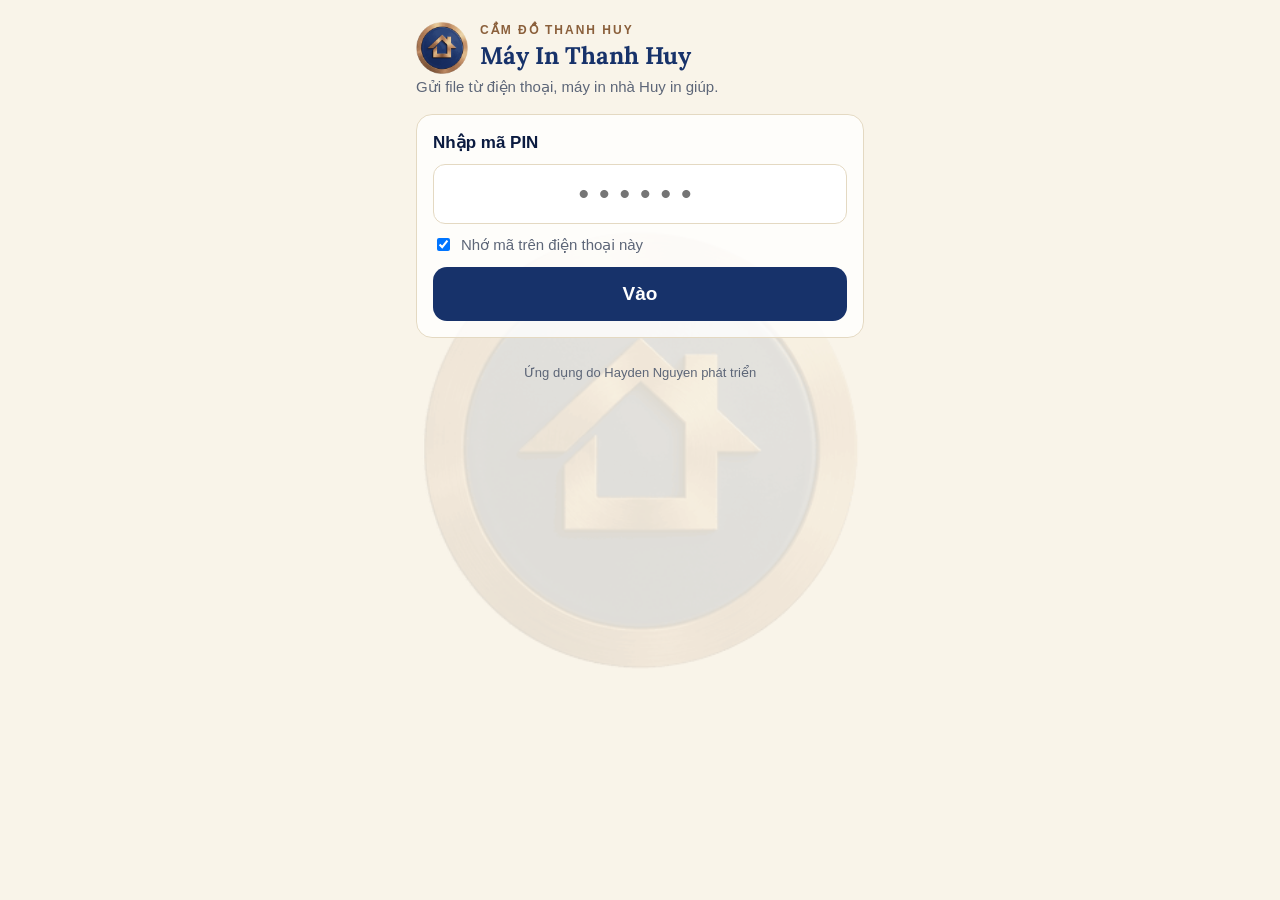
<file: mayin/index.html>
<!DOCTYPE html>
<html lang="vi">
<head>
<meta charset="utf-8">
<meta name="viewport" content="width=device-width, initial-scale=1, maximum-scale=1">
<title>Máy In Thanh Huy</title>
<link rel="icon" href="logo.png">
<link rel="apple-touch-icon" href="icon-180.png">
<link rel="manifest" href="manifest.json">
<meta name="theme-color" content="#17326A">
<meta name="apple-mobile-web-app-capable" content="yes">
<meta name="mobile-web-app-capable" content="yes">
<meta name="apple-mobile-web-app-title" content="Máy In">
<link href="https://fonts.googleapis.com/css2?family=Lora:wght@700&display=swap" rel="stylesheet">
<meta name="robots" content="noindex">
<style>
  :root { --nen: #F9F4E9; --the: rgba(255,255,255,.78); --chu: #0B1B40; --phu: #5d6678; --vien: #e4d9c2; --chinh: #17326A; --tot: #2e7d4f; --xau: #b3412e; }
  * { box-sizing: border-box; -webkit-tap-highlight-color: transparent; }
  body { margin: 0; background: var(--nen); color: var(--chu); font: 17px/1.45 -apple-system, "Segoe UI", Roboto, sans-serif; }
  .khung { max-width: 480px; margin: 0 auto; padding: 18px 16px 40px; }
  h1 { font-size: 24px; margin: 0; color: var(--chinh); font-family: Lora, Georgia, serif; }
  .dau { display: flex; align-items: center; gap: 12px; margin: 4px 0 2px; }
  .dau img { width: 52px; height: 52px; }
  .dau small { display: block; color: #8A5F3B; font-size: 12px; letter-spacing: 2px; font-weight: 600; }
  .chim { position: fixed; left: 50%; top: 50%; width: min(78vw, 440px); transform: translate(-50%, -50%); opacity: .11; pointer-events: none; z-index: 0; }
  .khung { position: relative; z-index: 1; }
  .phu { color: var(--phu); font-size: 15px; margin-bottom: 16px; }
  .the { background: var(--the); border: 1px solid var(--vien); border-radius: 16px; padding: 16px; margin-bottom: 14px; }
  .opin { width: 100%; font-size: 30px; letter-spacing: 10px; text-align: center; padding: 12px; border: 1px solid var(--vien); border-radius: 12px; }
  .nut { width: 100%; border: 0; border-radius: 14px; background: var(--chinh); color: #fff; font-size: 19px; font-weight: 700; padding: 16px; margin-top: 12px; }
  .nut:disabled { background: #9fadc8; }
  .chonfile { display: block; border: 2px dashed var(--vien); border-radius: 14px; padding: 26px 12px; text-align: center; color: var(--phu); }
  .chonfile b { color: var(--chinh); display: block; font-size: 19px; margin-bottom: 2px; }
  .chonfile.co { border-style: solid; border-color: var(--chinh); color: var(--chu); background: rgba(232,204,148,.25); overflow-wrap: anywhere; }
  input[type=file] { display: none; }
  .hang { display: flex; align-items: center; justify-content: space-between; gap: 10px; padding: 10px 0; border-bottom: 1px solid #f0ece4; }
  .hang:last-child { border-bottom: 0; }
  .nhan { font-weight: 600; }
  .nut2 { display: inline-grid; grid-auto-flow: column; background: #ebe6db; border-radius: 10px; padding: 3px; }
  .nut2 button { border: 0; background: transparent; padding: 9px 14px; border-radius: 8px; font-size: 16px; color: var(--phu); }
  .nut2 button.chon { background: var(--the); color: var(--chu); font-weight: 600; box-shadow: 0 1px 3px rgba(0,0,0,.12); }
  .soban { display: inline-flex; align-items: center; gap: 4px; }
  .soban button { width: 44px; height: 44px; border-radius: 50%; border: 1px solid var(--vien); background: var(--the); font-size: 22px; color: var(--chinh); }
  .soban span { min-width: 36px; text-align: center; font-size: 21px; font-weight: 600; }
  .otrang { width: 100%; margin-top: 8px; padding: 12px; font-size: 17px; border: 1px solid var(--vien); border-radius: 10px; }
  .goiy { color: var(--phu); font-size: 14px; margin-top: 4px; }
  .bao { margin-top: 12px; padding: 12px; border-radius: 12px; display: none; }
  .bao.tot { display: block; background: #e7f4ec; color: #1d5a37; } .bao.xau { display: block; background: #fbe9e6; color: #8a2e1f; }
  .ds div { padding: 6px 0; border-bottom: 1px solid #f0ece4; font-size: 15px; overflow-wrap: anywhere; }
  .an { display: none; }
  .lienhe { text-align: center; color: var(--phu); font-size: 14px; margin-top: 18px; }
  .tacgia { text-align: center; color: var(--phu); font-size: 13px; margin-top: 26px; }
</style>
</head>
<body>
<img class="chim" src="logo.png" alt="">
<div class="khung">
  <div class="dau"><img src="logo.png" alt="Thanh Huy"><div><small>CẦM ĐỒ THANH HUY</small><h1>Máy In Thanh Huy</h1></div></div>
  <div class="phu" id="chao">Gửi file từ điện thoại, máy in nhà Huy in giúp.</div>

  <div id="manPin" class="the">
    <div class="nhan" style="margin-bottom:8px">Nhập mã PIN</div>
    <input class="opin" id="pin" inputmode="numeric" maxlength="6" autocomplete="one-time-code" placeholder="••••••">
    <label style="display:flex;gap:8px;align-items:center;margin-top:10px;color:var(--phu);font-size:15px"><input type="checkbox" id="nho" checked> Nhớ mã trên điện thoại này</label>
    <button class="nut" onclick="dangNhap()">Vào</button>
    <div class="bao" id="baoPin"></div>
  </div>

  <div id="manIn" class="an">
    <div class="the">
      <label class="chonfile" id="khungFile" for="file"><b>Bấm để chọn file</b><span id="tenFile">PDF, Word, Excel, ảnh</span></label>
      <input type="file" id="file" accept=".pdf,.doc,.docx,.rtf,.txt,.xls,.xlsx,.csv,image/*" onchange="chonFile()">
    </div>
    <div class="the">
      <div class="hang"><span class="nhan">Trang</span><span class="nut2"><button id="trTatCa" class="chon" onclick="chonTrang(false)">Tất cả</button><button id="trChon" onclick="chonTrang(true)">Chọn trang</button></span></div>
      <div id="phanTrang" class="an" style="padding-bottom:10px"><input class="otrang" id="trang" inputmode="numeric" placeholder="VD: 1  hoặc  1-3  hoặc  1,3,5"><div class="goiy">Gạch ngang là "từ… đến…", dấu phẩy là "và".</div></div>
      <div class="hang"><span class="nhan">Số bản</span><span class="soban"><button onclick="doiBan(-1)">−</button><span id="ban">1</span><button onclick="doiBan(1)">+</button></span></div>
      <div class="hang"><span class="nhan">Hướng giấy</span><span class="nut2"><button id="hDoc" class="chon" onclick="chonHuong(false)">Dọc</button><button id="hNgang" onclick="chonHuong(true)">Ngang</button></span></div>
    </div>
    <button class="nut" id="nutIn" onclick="bamIn()" disabled>IN</button>
    <div class="bao" id="bao"></div>
    <div class="the" style="margin-top:14px"><div class="nhan" style="margin-bottom:6px">Lần in gần đây của bạn</div><div class="ds" id="ds">Chưa có.</div></div>
    <div class="lienhe">Máy in đen trắng · Không in 2 mặt · <a href="#" onclick="doiMa();return false">Đổi mã PIN</a></div>
  </div>
  <div class="tacgia">Ứng dụng do Hayden Nguyen phát triển</div>
</div>
<script>
  var PIN = '', fileDt = null, soBan = 1, ngang = false, coTrang = false, MAX = 10;
  var API = 'https://script.google.com/macros/s/AKfycbzWSr-nUJDSC3avAKbyt2bp-K_noLMQFRAd09fUmM5m_GBVLxbCIFpEDS34NG0fhiXB/exec';
  // gọi Apps Script: goi('dangNhap', pin).then(...)
  function goi(fn, arg) {
    return fetch(API, { method: 'POST', headers: { 'Content-Type': 'text/plain;charset=utf-8' }, body: JSON.stringify({ fn: fn, arg: arg }) })
      .then(function (r) { if (!r.ok) throw new Error('Mạng chập chờn, thử lại nhé.'); return r.json(); })
      .then(function (j) { if (!j.ok) throw new Error(j.loi); return j.kq; })
      .catch(function (e) { throw new Error(e && e.message && !/fetch|network/i.test(e.message) ? e.message : 'Không kết nối được. Kiểm tra mạng rồi thử lại.'); });
  }
  function $(id) { return document.getElementById(id); }
  function bao(id, kieu, chu) { $(id).className = 'bao ' + kieu; $(id).textContent = chu; }
  try { PIN = localStorage.getItem('pinInNho') || ''; } catch (e) {}
  if (PIN) { $('pin').value = PIN; dangNhap(true); }
  function dangNhap(tuDong) {
    var p = $('pin').value.replace(/\D/g, '');
    if (p.length !== 6) { bao('baoPin', 'xau', 'Mã PIN có 6 số.'); return; }
    bao('baoPin', 'tot', 'Đang kiểm tra…');
    goi('dangNhap', p).then(function (r) {
      PIN = p; try { if ($('nho').checked || tuDong === true) localStorage.setItem('pinInNho', p); } catch (e) {}
      $('manPin').classList.add('an'); $('manIn').classList.remove('an');
      $('chao').textContent = 'Chào ' + r.ten + '! ' + (r.laptop ? '🟢 Máy in đang sẵn sàng.' : '🔴 Máy in nhà Huy đang tắt, file gửi sẽ chờ đến khi bật máy.');
      taiDs();
    }).catch(function (e) { if (/PIN/.test(e.message)) { try { localStorage.removeItem('pinInNho'); } catch (x) {} } bao('baoPin', 'xau', e.message); });
  }
  function doiMa() { try { localStorage.removeItem('pinInNho'); } catch (e) {} location.reload(); }
  function chonFile() { fileDt = $('file').files[0] || null; $('khungFile').classList.toggle('co', !!fileDt); $('tenFile').textContent = fileDt ? fileDt.name : 'PDF, Word, Excel, ảnh'; $('nutIn').disabled = !fileDt; }
  function chonTrang(c) { coTrang = c; $('trTatCa').classList.toggle('chon', !c); $('trChon').classList.toggle('chon', c); $('phanTrang').classList.toggle('an', !c); }
  function chonHuong(n) { ngang = n; $('hDoc').classList.toggle('chon', !n); $('hNgang').classList.toggle('chon', n); }
  function doiBan(k) { soBan = Math.max(1, Math.min(MAX, soBan + k)); $('ban').textContent = soBan; }
  function loi(e) { $('nutIn').disabled = false; $('nutIn').textContent = 'IN'; bao('bao', 'xau', '⚠️ ' + (e && e.message ? e.message : e)); }
  function bamIn() {
    var tr = coTrang ? $('trang').value : '';
    if (coTrang && !/^\s*[0-9]+(\s*-\s*[0-9]+)?(\s*,\s*[0-9]+(\s*-\s*[0-9]+)?)*\s*$/.test(tr)) { bao('bao', 'xau', '⚠️ Ghi số trang như: 1  hoặc  1-3  hoặc  1,3,5'); return; }
    if (fileDt.size > 20 * 1024 * 1024) { loi('File lớn quá 20 MB.'); return; }
    $('nutIn').disabled = true; $('nutIn').textContent = 'Đang gửi…'; $('bao').className = 'bao';
    var r = new FileReader();
    r.onload = function () {
      goi('guiFile', { pin: PIN, ten: fileDt.name, mime: fileDt.type, data: String(r.result).split(',')[1], trang: tr, ban: soBan, ngang: ngang }).then(function (kq) {
        $('nutIn').textContent = 'IN'; $('nutIn').disabled = false;
        bao('bao', 'tot', kq.laptop ? '✅ Đã gửi. Khoảng nửa phút nữa máy in chạy.' : '✅ Đã gửi. Máy in đang tắt, khi Huy bật máy sẽ tự in.');
        setTimeout(taiDs, 45000);
      }).catch(loi);
    };
    r.onerror = function () { loi('Không đọc được file.'); };
    r.readAsDataURL(fileDt);
  }
  function taiDs() {
    goi('lanInCuaToi', PIN).then(function (ds) {
      $('ds').innerHTML = ''; if (!ds.length) { $('ds').textContent = 'Chưa có.'; return; }
      ds.forEach(function (s) { var d = document.createElement('div'); d.textContent = s; $('ds').appendChild(d); });
    }).catch(function () {});
  }
</script>
</body>
</html>
</file>
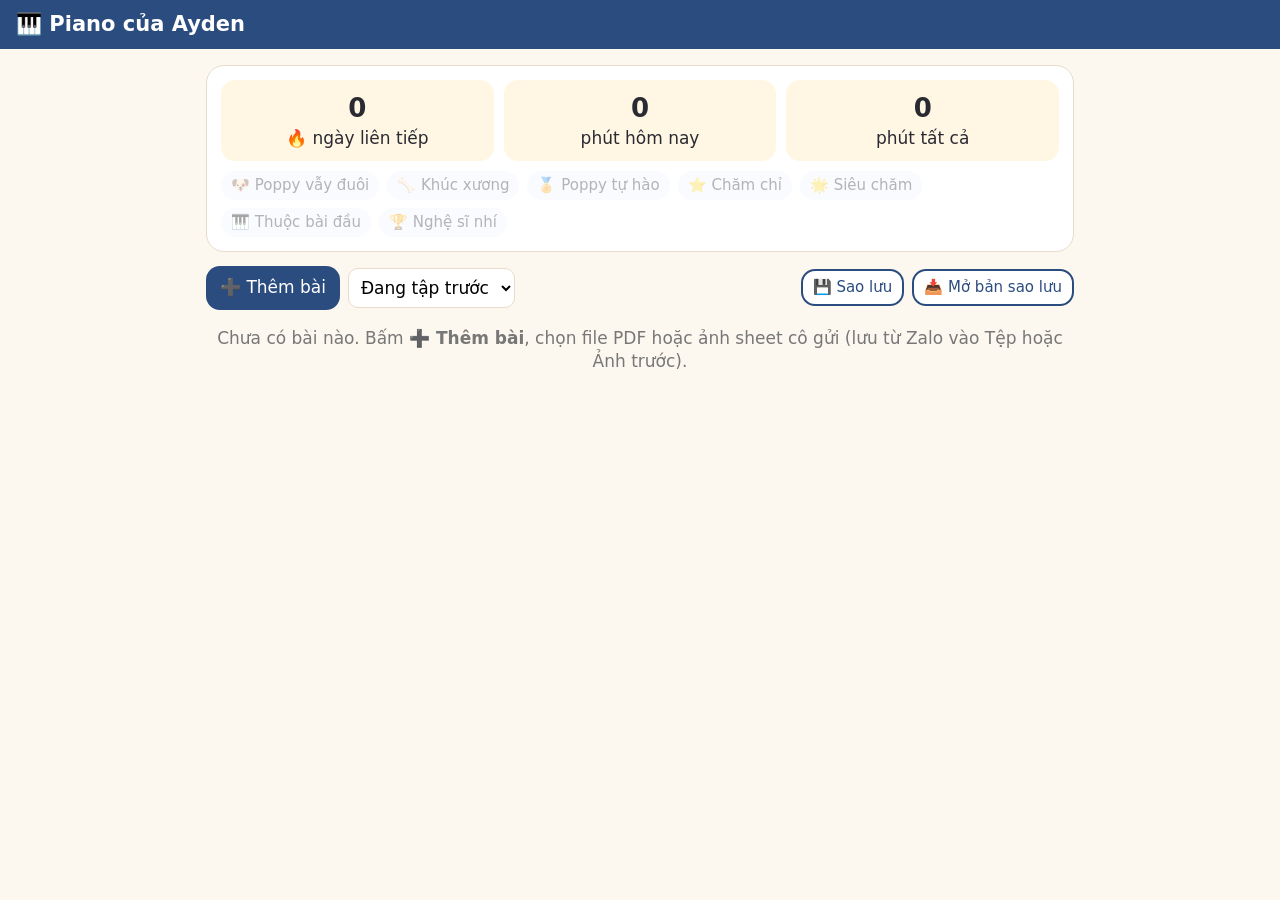
<file: piano/index.html>
<!doctype html>
<html lang="vi">
<head>
<meta charset="utf-8">
<meta name="viewport" content="width=device-width, initial-scale=1, viewport-fit=cover">
<title>Piano Ayden</title>
<link rel="manifest" href="manifest.json">
<link rel="apple-touch-icon" href="icon-180.png">
<meta name="apple-mobile-web-app-capable" content="yes">
<meta name="apple-mobile-web-app-title" content="Piano Ayden">
<meta name="theme-color" content="#2b4c7e">
<style>
:root{--nen:#fdf8ef;--chu:#2a2a33;--xanh:#2b4c7e;--la:#34a853;--vang:#f5b400;--do:#e5484d;--the:#ffffff;--vien:#e6dccb}
*{box-sizing:border-box;-webkit-tap-highlight-color:transparent}
html,body{margin:0;background:var(--nen);color:var(--chu);font:17px/1.4 -apple-system,system-ui,"Segoe UI",Roboto,sans-serif}
button{font:inherit;border:0;border-radius:14px;padding:10px 14px;background:var(--xanh);color:#fff;cursor:pointer;min-height:44px}
button.phu{background:#fff;color:var(--xanh);border:2px solid var(--xanh)}
button.nho{min-height:36px;padding:6px 10px;font-size:15px}
button.bat{background:var(--vang);color:#222}
button:disabled{opacity:.45}
input,select{font:inherit;padding:8px;border:1px solid var(--vien);border-radius:10px;background:#fff;max-width:100%}
.an{display:none!important}
header{display:flex;align-items:center;gap:10px;padding:calc(10px + env(safe-area-inset-top)) 16px 10px;background:var(--xanh);color:#fff;position:sticky;top:0;z-index:20}
header h1{font-size:21px;margin:0;flex:1;white-space:nowrap;overflow:hidden;text-overflow:ellipsis}
header button{background:rgba(255,255,255,.18)}
main{padding:16px;max-width:900px;margin:0 auto}
.the{background:var(--the);border:1px solid var(--vien);border-radius:18px;padding:14px;margin-bottom:14px}
.so{display:flex;gap:10px;flex-wrap:wrap}
.so>div{flex:1;min-width:120px;text-align:center;background:#fff7e3;border-radius:14px;padding:10px}
.so b{display:block;font-size:26px}
.huy{display:flex;gap:8px;flex-wrap:wrap;margin-top:10px}
.huy span{background:#eef4ff;border-radius:20px;padding:4px 10px;font-size:15px}
.huy span.chua{opacity:.35}
.hang{display:flex;gap:8px;align-items:center;flex-wrap:wrap}
.bai{display:flex;align-items:center;gap:10px;padding:12px;border:1px solid var(--vien);border-radius:14px;background:#fff;margin-bottom:10px}
.bai .ten{flex:1;min-width:0}
.bai .ten b{display:block;font-size:19px;overflow:hidden;text-overflow:ellipsis;white-space:nowrap}
.bai .ten small{color:#777}
.sao{font-size:26px;background:none;color:#ccc;padding:4px;min-height:auto}
.sao.on{color:var(--vang)}
/* trang tập */
#tap{padding:0 0 150px}
.trang{position:relative;margin:0 auto 14px;max-width:1100px;background:#fff;box-shadow:0 1px 6px rgba(0,0,0,.12)}
.trang img{display:block;width:100%;height:auto;user-select:none;-webkit-user-select:none;-webkit-touch-callout:none}
.lop{position:absolute;inset:0}
.o{position:absolute;border-radius:6px}
.o.qua{background:rgba(52,168,83,.20)}
.o.xong{background:rgba(52,168,83,.38)}
.o.dang{outline:3px solid var(--vang);background:rgba(245,180,0,.18)}
.o.lap{box-shadow:inset 0 -6px 0 rgba(43,76,126,.55)}
.o .n{position:absolute;left:2px;top:-2px;font-size:11px;color:#c33;font-weight:700}
.vach{position:absolute;width:3px;background:var(--do);border-radius:2px}
.vach.sua{width:22px;margin-left:-10px;background:rgba(229,72,77,.25);border-left:10px solid transparent;border-right:10px solid transparent;background-clip:padding-box}
.vach.sua::after{content:"";position:absolute;left:0;right:0;top:0;bottom:0;background:var(--do)}
.he{position:absolute;outline:2px dashed rgba(43,76,126,.35)}
canvas.ve{position:absolute;inset:0;width:100%;height:100%;pointer-events:none}
canvas.ve.mo{pointer-events:auto;touch-action:none}
#dk{position:fixed;left:0;right:0;bottom:0;background:#fff;border-top:1px solid var(--vien);padding:8px 10px calc(8px + env(safe-area-inset-bottom));z-index:30;box-shadow:0 -2px 10px rgba(0,0,0,.08)}
#dk .hang{justify-content:center}
#dk .tt{font-size:14px;color:#555;text-align:center;min-height:20px}
#choi{font-size:22px;min-width:64px}
.nhip{display:flex;align-items:center;gap:4px}
.nhip b{min-width:44px;text-align:center}
input[type=range]{width:130px}
.hop{position:fixed;inset:0;background:rgba(0,0,0,.4);display:flex;align-items:center;justify-content:center;z-index:50;padding:16px}
.hop .the{width:100%;max-width:460px;max-height:90vh;overflow:auto}
.hop label{display:block;margin:10px 0 4px;font-weight:600}
#hopo{position:fixed;z-index:45;background:#fff;border:2px solid var(--xanh);border-radius:16px;padding:10px 12px;box-shadow:0 6px 24px rgba(0,0,0,.25);max-width:calc(100vw - 16px)}
#hopo button{min-height:52px;font-size:18px}
.o{-webkit-touch-callout:none;-webkit-user-select:none;user-select:none}
.chuaco{opacity:.45}
.thu{display:flex;align-items:center;gap:10px;padding:8px 10px;border:1px solid var(--vien);border-radius:14px;background:#fff;margin-bottom:8px}
.thu .ten{flex:1;min-width:0}
.thu .ten b{display:block;font-size:18px}
.thu .ten small{color:#777}
.thu button{min-width:52px;min-height:52px;font-size:20px}
.xep{display:flex;align-items:center;gap:10px;padding:8px;border:1px solid var(--vien);border-radius:14px;background:#fff;margin-bottom:8px}
.xep img{width:130px;height:160px;object-fit:cover;object-position:top;border:1px solid var(--vien);border-radius:8px;background:#fff}
.xep b{flex:1;font-size:20px}
.xep button{font-size:24px;min-width:56px;min-height:52px}
.goiy{background:#fff7e3;border-radius:12px;padding:8px 12px;margin:8px auto;max-width:1100px;font-size:15px}
.dem{position:fixed;inset:0;display:flex;align-items:center;justify-content:center;font-size:120px;font-weight:800;color:var(--xanh);pointer-events:none;z-index:40;text-shadow:0 4px 20px #fff}
#toast{position:fixed;left:50%;top:80px;transform:translateX(-50%);background:#222;color:#fff;padding:10px 16px;border-radius:12px;z-index:60;font-size:16px;max-width:90vw}
</style>
</head>
<body>
<header><button id="ve" class="nho an">◀ Thư viện</button><h1 id="tieude">🎹 Piano của Ayden</h1><button id="caidat" class="nho an">⚙️</button></header>

<main id="nha">
  <div class="the">
    <div class="so">
      <div><b id="chuoi">0</b>🔥 ngày liên tiếp</div>
      <div><b id="homnay">0</b>phút hôm nay</div>
      <div><b id="tong">0</b>phút tất cả</div>
    </div>
    <div class="huy" id="huy"></div>
  </div>
  <div class="hang" style="margin-bottom:12px">
    <button id="them">➕ Thêm bài</button>
    <select id="sapxep"><option value="dang">Đang tập trước</option><option value="ten">Theo tên</option><option value="ngay">Mới thêm</option><option value="nguon">Theo nguồn</option></select>
    <span style="flex:1"></span>
    <button class="phu nho" id="saoluu">💾 Sao lưu</button>
    <button class="phu nho" id="phuchoi">📥 Mở bản sao lưu</button>
  </div>
  <div id="ds"></div>
  <p id="trong" class="an" style="text-align:center;color:#777">Chưa có bài nào. Bấm <b>➕ Thêm bài</b>, chọn file PDF hoặc ảnh sheet cô gửi (lưu từ Zalo vào Tệp hoặc Ảnh trước).</p>
  <input type="file" id="chonfile" accept="application/pdf,image/*" multiple class="an">
  <input type="file" id="chonsaoluu" accept="application/json,.json" class="an">
</main>

<section id="tap" class="an">
  <div id="goiy" class="goiy an"></div>
  <div id="trangs"></div>
</section>

<div id="dk" class="an">
  <div class="tt" id="trangthai">Chạm ô nhịp để tô xanh khi đánh xong. Bấm ▶ để vạch chạy theo nhịp.</div>
  <div class="hang">
    <button id="choi">▶</button>
    <button id="nghemau" class="chuaco" style="background:var(--xanhla,#34a853)">🎹 Nghe mẫu</button>
    <div class="nhip"><button class="phu nho" id="bpmtru">−</button><b id="bpm">80</b><button class="phu nho" id="bpmcong">+</button></div>
    <label style="font-size:14px">Tốc độ <b id="tocdo">100%</b><br><input type="range" id="tdo" min="50" max="100" step="5" value="100"></label>
    <button class="phu nho" id="go">🥁 Gõ nhịp</button>
    <button class="phu nho" id="lap">🔁 Lặp</button>
    <button class="phu nho" id="tangdan" title="Mỗi lần lặp xong tăng 5% tốc độ">📈 Tăng dần</button>
    <button class="phu nho" id="vebut">✏️ Vẽ</button>
    <button class="phu nho an" id="hoantac">↶ Hoàn tác</button>
    <button class="phu nho an" id="xoave">🧹 Xóa nét vẽ</button>
    <button class="phu nho" id="suao">✂️ Sửa ô</button>
    <button class="phu nho" id="xeptrang">📑 Xếp trang</button>
    <button class="phu nho" id="thuam">🎙️ Thu âm</button>
  </div>
</div>

<div id="hopthem" class="hop an"><div class="the">
  <h2 style="margin-top:0">Thêm bài mới</h2>
  <label>Tên bài</label><input id="tten" style="width:100%">
  <label>Nguồn</label><select id="tnguon"><option>Cô gửi</option><option>Trên mạng</option><option>Khác</option></select>
  <label>Nhịp</label><select id="tnhip"><option value="2">2/4</option><option value="3">3/4</option><option value="4" selected>4/4</option><option value="6">6/8</option></select>
  <label>Tempo (nốt đen / phút)</label><input id="tbpm" type="number" min="30" max="200" value="80">
  <label><input type="checkbox" id="tnet"> Làm nét (ảnh chụp mờ thì bật)</label>
  <p id="tfile" style="color:#777;font-size:15px"></p>
  <div class="hang"><button id="tok">Thêm</button><button class="phu" id="thuy">Hủy</button></div>
</div></div>

<div id="hopcai" class="hop an"><div class="the">
  <h2 style="margin-top:0">Cài đặt bài</h2>
  <label>Tên bài</label><input id="cten" style="width:100%">
  <label>Nguồn</label><select id="cnguon"><option>Cô gửi</option><option>Trên mạng</option><option>Khác</option></select>
  <label>Nhịp</label><select id="cnhip"><option value="2">2/4</option><option value="3">3/4</option><option value="4">4/4</option><option value="6">6/8</option></select>
  <label><input type="checkbox" id="clayda"> Bài có ô lấy đà ở đầu (đánh số ô như trên sheet, ô đầu là 0)</label>
  <label><input type="checkbox" id="cthuoc"> 🎉 Bé đã thuộc bài này</label>
  <label>File nốt (cho 🎹 Nghe mẫu và tempo chuẩn)</label><select id="cfilenot" style="width:100%"><option value="">Tự tìm theo tên bài</option></select>
  <div class="hang" style="margin-top:12px">
    <button class="phu nho" id="cdoan">🔍 Tự đoán lại ô nhịp</button>
    <button class="phu nho" id="cnet">✨ Bật/tắt làm nét</button>
    <button class="phu nho" id="cxoaxanh">🧽 Xóa tô xanh</button>
  </div>
  <div class="hang" style="margin-top:16px"><button id="cok">Lưu</button><button class="phu" id="chuy">Đóng</button><span style="flex:1"></span><button class="nho" style="background:var(--do)" id="cxoa">Xóa bài</button></div>
</div></div>

<div id="hopxoave" class="hop an"><div class="the" style="text-align:center">
  <h2 style="margin-top:0">🧹 Xóa hết nét vẽ của trang này?</h2>
  <p style="color:#555">Chỉ xóa nét vẽ, bản nhạc vẫn còn nguyên.</p>
  <div class="hang" style="justify-content:center"><button id="xvco" style="background:var(--do)">Xóa</button><button class="phu" id="xvkhong">Không</button></div>
</div></div>

<div id="hopxep" class="hop an"><div class="the">
  <h2 style="margin-top:0">📑 Xếp thứ tự trang</h2>
  <p style="color:#555;margin-top:0">Bấm ▲ để đưa trang lên trước, ▼ để đưa xuống sau.</p>
  <div id="dsxep"></div>
  <div class="hang" style="margin-top:12px"><button id="xepok">Lưu</button><button class="phu" id="xephuy">Hủy</button></div>
</div></div>

<div id="hopthu" class="hop an"><div class="the">
  <h2 style="margin-top:0">🎙️ Thu âm</h2>
  <div class="hang">
    <button id="thube" style="background:var(--do)">🎙️ Thu bé đánh</button>
    <button class="phu" id="themco">📂 Thêm bản cô đánh</button>
  </div>
  <p style="color:#555;font-size:15px">Bản thu chỉ lưu trên máy này. Bấm ▶ để nghe, vạch chạy theo nhịp từ chỗ đang chọn.</p>
  <div id="dsthu"></div>
  <div class="hang" style="margin-top:12px"><button class="phu" id="dongthu">Đóng</button></div>
  <input type="file" id="chonthu" accept="audio/*,video/*" class="an">
</div></div>

<div id="hopo" class="an">
  <div id="hopotieude" style="font-weight:700;margin-bottom:6px">Ô 1</div>
  <div class="hang"><button id="ochoitu">▶ Chơi từ đây</button><button id="onghe" class="an" style="background:var(--xanhla,#34a853)">🎹 Nghe từ đây</button><button id="otap" style="background:var(--xanhla,#34a853)">🔁 Tập đoạn này</button><button class="phu nho" id="ohuy">✕</button></div>
</div>

<div id="dem" class="dem an"></div>
<div id="toast" class="an"></div>

<script>
"use strict";
/* ============ Lưu trữ (IndexedDB) ============ */
const DB = (() => {
  let dbp;
  function mo() {
    if (dbp) return dbp;
    dbp = new Promise((ok, loi) => {
      const r = indexedDB.open("piano-ayden", 2);
      r.onupgradeneeded = () => {
        // chỉ tạo kho còn thiếu: máy đã có bài (bản 1) vẫn giữ nguyên
        const d = r.result, co = n => d.objectStoreNames.contains(n);
        if (!co("bai")) d.createObjectStore("bai", { keyPath: "id" });
        if (!co("trang")) d.createObjectStore("trang");
        if (!co("kv")) d.createObjectStore("kv");
        if (!co("thuam")) d.createObjectStore("thuam", { keyPath: "id" }).createIndex("bai", "bai");
      };
      r.onsuccess = () => {
        const d = r.result;
        // Safari có thể đóng kết nối (trang xuống nền, thiếu bộ nhớ): bỏ kết nối cũ để lần sau mở lại
        d.onclose = () => { if (dbp === p) dbp = null; };
        d.onversionchange = () => { d.close(); if (dbp === p) dbp = null; };
        ok(d);
      };
      r.onerror = () => { if (dbp === p) dbp = null; loi(r.error); };
      r.onblocked = () => { if (dbp === p) dbp = null; loi(new Error("blocked")); };
    });
    const p = dbp;
    return dbp;
  }
  async function tx1(store, mode, fn) {
    const d = await mo();
    return new Promise((ok, loi) => {
      const t = d.transaction(store, mode), s = t.objectStore(store);
      let kq;
      Promise.resolve(fn(s)).then(v => { kq = v; });
      t.oncomplete = () => ok(kq);
      t.onerror = () => loi(t.error);
      t.onabort = () => loi(t.error || new Error("abort"));
    });
  }
  // Kết nối đã đóng thì mở lại rồi thử lại 1 lần
  async function tx(store, mode, fn) {
    try { return await tx1(store, mode, fn); }
    catch (e) {
      const ten = (e && e.name) || "", tin = (e && e.message) || "";
      if (ten === "QuotaExceededError") throw e;
      if (ten === "InvalidStateError" || /closing|closed|lost|abort|blocked/i.test(tin) || ten === "UnknownError" || ten === "AbortError") {
        try { const d = await dbp; d && d.close(); } catch (x) {}
        dbp = null;
        await new Promise(r => setTimeout(r, 300));
        return await tx1(store, mode, fn);
      }
      throw e;
    }
  }
  const req = r => new Promise((ok, loi) => { r.onsuccess = () => ok(r.result); r.onerror = () => loi(r.error); });
  return {
    get: (s, k) => tx(s, "readonly", st => req(st.get(k))),
    all: s => tx(s, "readonly", st => req(st.getAll())),
    put: (s, v, k) => tx(s, "readwrite", st => req(k === undefined ? st.put(v) : st.put(v, k))),
    del: (s, k) => tx(s, "readwrite", st => req(st.delete(k))),
    thuCuaBai: baiId => tx("thuam", "readonly", st => req(st.index("bai").getAll(baiId))),
  };
})();
try { navigator.storage && navigator.storage.persist && navigator.storage.persist(); } catch (e) {}

const $ = id => document.getElementById(id);
function toast(t, ms = 2500) { const e = $("toast"); e.textContent = t; e.classList.remove("an"); clearTimeout(toast.h); toast.h = setTimeout(() => e.classList.add("an"), ms); }
const homNay = () => { const d = new Date(); return d.getFullYear() + "-" + String(d.getMonth() + 1).padStart(2, "0") + "-" + String(d.getDate()).padStart(2, "0"); };

/* ============ Xử lý ảnh: làm nét + đoán ô nhịp ============ */
function veLen(img, w) {
  const s = w / img.naturalWidth, c = document.createElement("canvas");
  c.width = Math.round(img.naturalWidth * s); c.height = Math.round(img.naturalHeight * s);
  const x = c.getContext("2d"); x.fillStyle = "#fff"; x.fillRect(0, 0, c.width, c.height); x.drawImage(img, 0, 0, c.width, c.height);
  return c;
}
function xam(c) {
  const d = c.getContext("2d").getImageData(0, 0, c.width, c.height).data, g = new Uint8Array(c.width * c.height);
  for (let i = 0, j = 0; j < g.length; i += 4, j++) g[j] = (d[i] * 299 + d[i + 1] * 587 + d[i + 2] * 114) / 1000;
  return g;
}
// Làm nét: ngưỡng thích nghi theo vùng (bỏ nền xám, bóng tay), ra trắng đen rõ
function lamNet(c) {
  const w = c.width, h = c.height, g = xam(c), I = new Float64Array((w + 1) * (h + 1));
  for (let y = 0; y < h; y++) { let s = 0; for (let x = 0; x < w; x++) { s += g[y * w + x]; I[(y + 1) * (w + 1) + x + 1] = I[y * (w + 1) + x + 1] + s; } }
  const r = Math.max(8, Math.round(w / 60)), x2 = c.getContext("2d"), im = x2.createImageData(w, h), o = im.data;
  for (let y = 0; y < h; y++) {
    const y0 = Math.max(0, y - r), y1 = Math.min(h, y + r + 1);
    for (let x = 0; x < w; x++) {
      const xa = Math.max(0, x - r), xb = Math.min(w, x + r + 1);
      const s = I[y1 * (w + 1) + xb] - I[y0 * (w + 1) + xb] - I[y1 * (w + 1) + xa] + I[y0 * (w + 1) + xa];
      const tb = s / ((y1 - y0) * (xb - xa)), v = g[y * w + x] < tb * 0.86 ? 0 : 255, k = (y * w + x) * 4;
      o[k] = o[k + 1] = o[k + 2] = v; o[k + 3] = 255;
    }
  }
  x2.putImageData(im, 0, 0);
  return c;
}
function otsu(g) {
  const hs = new Array(256).fill(0); for (const v of g) hs[v]++;
  let tong = 0; for (let i = 0; i < 256; i++) tong += i * hs[i];
  let sB = 0, wB = 0, best = 0, t = 128;
  for (let i = 0; i < 256; i++) { wB += hs[i]; if (!wB) continue; const wF = g.length - wB; if (!wF) break; sB += i * hs[i];
    const mB = sB / wB, mF = (tong - sB) / wF, v = wB * wF * (mB - mF) ** 2; if (v > best) { best = v; t = i; } }
  return t;
}
// Đoán ô nhịp: tìm khuông 5 dòng -> ghép hệ (tay phải + tay trái) -> vạch dọc cắt qua mọi khuông của hệ
function doanONhip(c) {
  const w = c.width, h = c.height, g = xam(c), t = otsu(g), den = new Uint8Array(w * h);
  for (let i = 0; i < g.length; i++) den[i] = g[i] <= t ? 1 : 0;
  const hang = new Float32Array(h);
  for (let y = 0; y < h; y++) { let s = 0; for (let x = 0; x < w; x++) s += den[y * w + x]; hang[y] = s / w; }
  const dong = [];
  let cur = [];
  for (let y = 0; y < h; y++) {
    if (hang[y] > 0.45) { if (cur.length && y - cur[cur.length - 1] > 1) { dong.push(cur.reduce((a, b) => a + b) / cur.length); cur = []; } cur.push(y); }
  }
  if (cur.length) dong.push(cur.reduce((a, b) => a + b) / cur.length);
  const khuong = [];
  for (let i = 0; i + 4 < dong.length;) {
    const gs = [1, 2, 3, 4].map(k => dong[i + k] - dong[i + k - 1]), mx = Math.max(...gs), mn = Math.min(...gs), tb = gs.reduce((a, b) => a + b) / 4;
    if (mx - mn <= Math.max(3, tb * 0.25) && tb > 4 && tb < 45) { khuong.push({ t: Math.round(dong[i]), b: Math.round(dong[i + 4]), sp: tb }); i += 5; } else i++;
  }
  if (!khuong.length) return [];
  const he = []; let nhom = [khuong[0]];
  for (const k of khuong.slice(1)) {
    const p = nhom[nhom.length - 1];
    if (k.t - p.b < 9 * p.sp && nhom.length < 2) nhom.push(k); else { he.push(nhom); nhom = [k]; }
  }
  he.push(nhom);
  const laDong = y => hang[y] > 0.45;
  const kq = [];
  for (const ks of he) {
    const sp = ks[0].sp;
    let ok = null;
    for (const k of ks) {
      const col = new Uint8Array(w);
      for (let x = 0; x < w; x++) { let s = 0; for (let y = k.t; y <= k.b; y++) s += den[y * w + x]; col[x] = s / (k.b - k.t + 1) > 0.92 ? 1 : 0; }
      ok = ok ? ok.map((v, x) => v & col[x]) : col;
    }
    let nh = [], cu = [];
    for (let x = 0; x < w; x++) if (ok[x]) { if (cu.length && x - cu[cu.length - 1] > 2) { nh.push(cu); cu = []; } cu.push(x); }
    if (cu.length) nh.push(cu);
    const r = Math.round(1.2 * sp);
    const sach = x => {
      for (const k of ks) {
        let s = 0, n = 0;
        for (let y = k.t; y <= k.b; y++) { if (laDong(y)) continue; for (let xx = Math.max(0, x - r); xx <= Math.min(w - 1, x + r); xx++) { if (Math.abs(xx - x) <= 2) continue; s += den[y * w + xx]; n++; } }
        if (n && s / n > 0.08) return false;
      }
      return true;
    };
    let xs = nh.map(v => ({ x: Math.round(v.reduce((a, b) => a + b) / v.length), d: v.length })).filter(v => v.d > 4 || sach(v.x)).map(v => v.x);
    const gop = [];
    for (const x of xs) { if (gop.length && x - gop[gop.length - 1] < 1.5 * sp) gop[gop.length - 1] = x; else gop.push(x); }
    // khuông không có vạch đầu hệ: lấy điểm bắt đầu dòng kẻ
    const y0 = ks[0].t; let trai = 0; while (trai < w && !den[y0 * w + trai]) trai++;
    let phai = w - 1; while (phai > 0 && !den[y0 * w + phai]) phai--;
    if (!gop.length || gop[0] - trai > 3 * sp) gop.unshift(trai);
    if (phai - gop[gop.length - 1] > 3 * sp) gop.push(phai);
    if (gop.length >= 2) kq.push({ top: Math.max(0, Math.round(ks[0].t - 3 * sp)), bot: Math.min(h, Math.round(ks[ks.length - 1].b + 3 * sp)), xs: gop });
  }
  return kq;
}

/* ============ Đọc file: PDF -> ảnh trang ============ */
let pdfjsP;
function napPdfJs() {
  if (pdfjsP) return pdfjsP;
  pdfjsP = new Promise((ok, loi) => {
    const s = document.createElement("script");
    s.src = "https://cdnjs.cloudflare.com/ajax/libs/pdf.js/3.11.174/pdf.min.js";
    s.onload = () => { pdfjsLib.GlobalWorkerOptions.workerSrc = "https://cdnjs.cloudflare.com/ajax/libs/pdf.js/3.11.174/pdf.worker.min.js"; ok(pdfjsLib); };
    s.onerror = () => loi(new Error("Không tải được bộ đọc PDF (cần mạng lần đầu)"));
    document.head.appendChild(s);
  });
  return pdfjsP;
}
const RONG = 1400;
const toBlob = c => new Promise(ok => c.toBlob(ok, "image/png"));
const toJpg = c => new Promise(ok => c.toBlob(b => ok(b), "image/jpeg", 0.85));
// Giải phóng bộ nhớ canvas ngay (Safari iPad giới hạn bộ nhớ canvas)
const boCanvas = c => { c.width = c.height = 1; };
function moAnh(blob) {
  return new Promise((ok, loi) => {
    const i = new Image(), u = URL.createObjectURL(blob);
    i.onload = () => { URL.revokeObjectURL(u); ok(i); };
    i.onerror = () => { URL.revokeObjectURL(u); loi(new Error("anh")); };
    i.src = u;
  });
}
// Đọc từng trang một và gọi moiTrang(blob) ngay, không giữ cả 5 ảnh trong bộ nhớ cùng lúc
async function docTungTrang(files, onTienDo, moiTrang) {
  let n = 0;
  for (const f of files) {
    if (f.type === "application/pdf" || /\.pdf$/i.test(f.name)) {
      const lib = await napPdfJs(), pdf = await lib.getDocument({ data: await f.arrayBuffer() }).promise;
      for (let p = 1; p <= pdf.numPages; p++) {
        onTienDo && onTienDo(`Đọc PDF trang ${p}/${pdf.numPages}…`);
        const pg = await pdf.getPage(p), v0 = pg.getViewport({ scale: 1 }), v = pg.getViewport({ scale: RONG / v0.width });
        const c = document.createElement("canvas"); c.width = Math.round(v.width); c.height = Math.round(v.height);
        const x = c.getContext("2d"); x.fillStyle = "#fff"; x.fillRect(0, 0, c.width, c.height);
        await pg.render({ canvasContext: x, viewport: v }).promise;
        const b = await toBlob(c); boCanvas(c); pg.cleanup();
        await moiTrang(b, n++);
      }
      pdf.destroy();
    } else {
      onTienDo && onTienDo(`Đọc ảnh ${n + 1}/${files.length}…`);
      const img = await moAnh(f), c = veLen(img, Math.min(RONG, Math.max(img.naturalWidth, 1000)));
      img.src = "";
      const b = await toJpg(c); boCanvas(c);
      await moiTrang(b, n++);
    }
  }
  return n;
}
function loiDeHieu(e) {
  const ten = (e && e.name) || "", tin = (e && e.message) || "";
  if (ten === "QuotaExceededError" || /quota/i.test(tin)) return "Máy hết chỗ lưu. Xóa bớt bài cũ rồi thử lại nhé.";
  if (tin === "anh") return "Không mở được ảnh. Chọn lại ảnh (JPG hoặc PNG) rồi thử lại nhé.";
  if (/PDF/.test(tin)) return tin;
  return "Chưa lưu được bài. Đóng các tab khác của app (và Safari đang mở nhiều trang), rồi bấm Thêm lại nhé.";
}
async function xuLyTrang(blob, net) {
  const img = await moAnh(blob), c = veLen(img, img.naturalWidth);
  img.src = "";
  if (net) lamNet(c);
  const o = doanONhip(c);
  const kq = { anh: net ? await toBlob(c) : null, o, w: c.width, h: c.height };
  boCanvas(c);
  return kq;
}

/* ============ Thống kê, huy hiệu Poppy ============ */
async function layTK() { return (await DB.get("kv", "tk")) || { ngay: {}, xong: 0 }; }
async function congGiay(s) { const tk = await layTK(), d = homNay(); tk.ngay[d] = (tk.ngay[d] || 0) + s; await DB.put("kv", tk, "tk"); }
function tinhChuoi(ngay) {
  let n = 0; const d = new Date();
  if (!(ngay[homNay()] >= 60)) d.setDate(d.getDate() - 1);
  for (;;) { const k = d.getFullYear() + "-" + String(d.getMonth() + 1).padStart(2, "0") + "-" + String(d.getDate()).padStart(2, "0"); if ((ngay[k] || 0) >= 60) { n++; d.setDate(d.getDate() - 1); } else break; }
  return n;
}
async function veNha() {
  const tk = await layTK(), ds = await DB.all("bai");
  const tong = Object.values(tk.ngay).reduce((a, b) => a + b, 0), chuoi = tinhChuoi(tk.ngay);
  $("chuoi").textContent = chuoi; $("homnay").textContent = Math.floor((tk.ngay[homNay()] || 0) / 60); $("tong").textContent = Math.floor(tong / 60);
  const huy = [
    ["🐶 Poppy vẫy đuôi", tong >= 60, "tập phút đầu tiên"],
    ["🦴 Khúc xương", chuoi >= 3, "tập 3 ngày liền"],
    ["🏅 Poppy tự hào", chuoi >= 7, "tập 7 ngày liền"],
    ["⭐ Chăm chỉ", tong >= 30 * 60, "tập đủ 30 phút"],
    ["🌟 Siêu chăm", tong >= 300 * 60, "tập đủ 5 giờ"],
    ["🎹 Thuộc bài đầu", ds.some(b => b.thuoc), "thuộc 1 bài"],
    ["🏆 Nghệ sĩ nhí", ds.filter(b => b.thuoc).length >= 5, "thuộc 5 bài"],
  ];
  $("huy").innerHTML = huy.map(([t, ok, g]) => `<span class="${ok ? "" : "chua"}" title="${g}">${t}</span>`).join("");
  const kieu = $("sapxep").value;
  ds.sort((a, b) => kieu === "ten" ? a.ten.localeCompare(b.ten, "vi") : kieu === "ngay" ? b.them - a.them : kieu === "nguon" ? (a.nguon || "").localeCompare(b.nguon || "", "vi") || a.ten.localeCompare(b.ten, "vi") : (b.dang ? 1 : 0) - (a.dang ? 1 : 0) || b.mo - a.mo);
  $("trong").classList.toggle("an", ds.length > 0);
  $("ds").innerHTML = "";
  for (const b of ds) {
    const e = document.createElement("div"); e.className = "bai";
    e.innerHTML = `<button class="sao ${b.dang ? "on" : ""}" title="Đang tập">★</button><div class="ten"><b>${b.thuoc ? "🎉 " : ""}${esc(b.ten)}</b><small>${esc(b.nguon || "")} · thêm ${new Date(b.them).toLocaleDateString("vi-VN")} · ${b.soTrang} trang · ${demO(b)} ô nhịp</small></div><button>Tập ▶</button>`;
    e.querySelector(".sao").onclick = async ev => { ev.stopPropagation(); b.dang = !b.dang; await DB.put("bai", b); veNha(); };
    e.querySelector("button:last-child").onclick = () => moBai(b.id);
    e.querySelector(".ten").onclick = () => moBai(b.id);
    $("ds").appendChild(e);
  }
}
const esc = s => String(s).replace(/[&<>"]/g, c => ({ "&": "&amp;", "<": "&lt;", ">": "&gt;", '"': "&quot;" }[c]));
const demO = b => b.trang.reduce((s, t) => s + t.o.reduce((a, he) => a + he.xs.length - 1, 0), 0);

/* ============ Thêm bài ============ */
let fileCho = [];
$("them").onclick = () => $("chonfile").click();
$("chonfile").onchange = () => {
  // Xếp ảnh theo tên file (IMG_1001, IMG_1002…) để trang đúng thứ tự chụp; sai thì bấm 📑 Xếp trang
  fileCho = [...$("chonfile").files].sort((a, b) => a.name.localeCompare(b.name, "vi", { numeric: true })); $("chonfile").value = "";
  if (!fileCho.length) return;
  $("tten").value = fileCho[0].name.replace(/\.[^.]+$/, "").replace(/[_-]+/g, " ");
  $("tnet").checked = !fileCho.some(f => /pdf/i.test(f.type) || /\.pdf$/i.test(f.name));
  $("tfile").textContent = fileCho.length + " file: " + fileCho.map(f => f.name).join(", ");
  $("hopthem").classList.remove("an");
};
$("thuy").onclick = () => $("hopthem").classList.add("an");
$("tok").onclick = async () => {
  $("tok").disabled = true;
  try {
    const net = $("tnet").checked, id = "b" + Date.now(), trang = [];
    try {
      await docTungTrang(fileCho, t => toast(t, 60000), async (blob, i) => {
        toast(`Tìm ô nhịp trang ${i + 1}…`, 60000);
        await new Promise(r => setTimeout(r, 30));
        const x = await xuLyTrang(blob, net);
        await DB.put("trang", { goc: blob, net: x.anh }, id + ":" + i);
        trang.push({ o: x.o, w: x.w, h: x.h, ve: [] });
      });
      if (!trang.length) throw new Error("anh");
      const bai = { id, ten: $("tten").value.trim() || "Bài mới", nguon: $("tnguon").value, nhip: +$("tnhip").value, bpm: +$("tbpm").value || 80, lamNet: net, them: Date.now(), mo: Date.now(), dang: true, thuoc: false, soTrang: trang.length, trang, xong: [] };
      await DB.put("bai", bai);
      $("hopthem").classList.add("an");
      toast(`Đã thêm "${bai.ten}": ${demO(bai)} ô nhịp. Người lớn xem lại khung ô nhịp nhé.`, 5000);
      await moBai(id, true);
    } catch (e) {
      console.error(e);
      for (let i = 0; i < trang.length + 1; i++) { try { await DB.del("trang", id + ":" + i); } catch (x) {} }
      throw e;
    }
  } catch (e) { toast(loiDeHieu(e), 8000); }
  $("tok").disabled = false;
};

/* ============ Trang tập ============ */
let B = null, dsO = [], urls = [], cheDo = "tap", dangChoi = false, viTri = -1, lapA = -1, lapB = -1, chonLap = 0;
async function moBai(id, suaNgay) {
  dung(); dungThu(); $("hopthu").classList.add("an");
  B = await DB.get("bai", id); if (!B) return;
  B.mo = Date.now(); await DB.put("bai", B);
  urls.forEach(u => URL.revokeObjectURL(u)); urls = [];
  $("nha").classList.add("an"); $("tap").classList.remove("an"); $("dk").classList.remove("an");
  $("ve").classList.remove("an"); $("caidat").classList.remove("an"); $("tieude").textContent = B.ten;
  $("bpm").textContent = B.bpm; viTri = -1; batDauTu = -1; chonLap = 0;
  lapA = B.lap ? B.lap.a : -1; lapB = B.lap ? B.lap.b : -1; $("lap").classList.toggle("bat", lapA >= 0);
  const box = $("trangs"); box.innerHTML = "";
  for (let i = 0; i < B.soTrang; i++) {
    const t = await DB.get("trang", B.id + ":" + i), blob = (B.lamNet && t.net) || t.goc, u = URL.createObjectURL(blob); urls.push(u);
    const d = document.createElement("div"); d.className = "trang"; d.dataset.i = i;
    d.innerHTML = `<img src="${u}" draggable="false"><div class="lop"></div><canvas class="ve"></canvas>`;
    box.appendChild(d);
    d.querySelector("img").onload = () => { if (B) veNet(d); };
  }
  banNot = null; capNhatNutMau();
  datCheDo(suaNgay ? "sua" : "tap");
  window.scrollTo(0, 0);
  napNot();
}
function lapDsO() {
  dsO = [];
  B.trang.forEach((t, ti) => t.o.forEach((he, hi) => { for (let k = 0; k + 1 < he.xs.length; k++) dsO.push({ ti, hi, k, he, t }); }));
  if (typeof banNot !== "undefined") lapBanNot();
}
function veLop() {
  lapDsO();
  document.querySelectorAll(".trang").forEach(d => {
    const ti = +d.dataset.i, t = B.trang[ti], lop = d.querySelector(".lop"); lop.innerHTML = "";
    const px = v => (v / t.w * 100) + "%", py = v => (v / t.h * 100) + "%";
    if (cheDo === "sua") {
      t.o.forEach((he, hi) => {
        const e = document.createElement("div"); e.className = "he"; e.style.left = 0; e.style.right = 0; e.style.top = py(he.top); e.style.height = py(he.bot - he.top);
        e.onclick = ev => { const r = lop.getBoundingClientRect(), x = Math.round((ev.clientX - r.left) / r.width * t.w); he.xs.push(x); he.xs.sort((a, b) => a - b); luu(); veLop(); };
        lop.appendChild(e);
        he.xs.forEach((x, xi) => {
          const v = document.createElement("div"); v.className = "vach sua"; v.style.left = px(x); v.style.top = py(he.top); v.style.height = py(he.bot - he.top);
          v.onclick = ev => { ev.stopPropagation(); he.xs.splice(xi, 1); luu(); veLop(); };
          lop.appendChild(v);
        });
      });
      return;
    }
    dsO.forEach((o, n) => {
      if (o.ti !== ti) return;
      const e = document.createElement("div"); e.className = "o"; e.dataset.n = n;
      e.style.left = px(o.he.xs[o.k] + 2); e.style.width = px(o.he.xs[o.k + 1] - o.he.xs[o.k] - 4); e.style.top = py(o.he.top); e.style.height = py(o.he.bot - o.he.top);
      e.innerHTML = `<span class="n">${soO(n)}</span>`;
      ganBamGiu(e, n);
      lop.appendChild(e);
    });
    veNet(d);
  });
  toMau();
}
function toMau() {
  document.querySelectorAll(".o").forEach(e => {
    const n = +e.dataset.n;
    e.classList.toggle("xong", B.xong.includes(n));
    e.classList.toggle("qua", dangChoi && viTri > n && (lapA < 0 || n >= lapA));
    e.classList.toggle("dang", n === viTri);
    e.classList.toggle("lap", lapA >= 0 && n >= lapA && n <= (lapB >= 0 ? lapB : lapA));
  });
}
const soO = n => n + (B && B.layDa ? 0 : 1);
async function luu() { await DB.put("bai", B); }
async function chamO(n) {
  if (chonLap) {
    if (chonLap === 1) { lapA = n; lapB = -1; chonLap = 2; $("trangthai").textContent = `Lặp từ ô ${soO(n)}. Chạm ô CUỐI của đoạn lặp.`; }
    else { lapB = Math.max(n, lapA); lapA = Math.min(n, lapA); chonLap = 0; B.lap = { a: lapA, b: lapB }; luu(); $("lap").classList.add("bat"); $("trangthai").textContent = `Tập đoạn ô ${soO(lapA)} → ${soO(lapB)}. Bấm ▶ để chơi. Chơi xong bấm ▶ lại để tập tiếp. Bấm 🔁 để bỏ đoạn.`; }
    toMau(); return;
  }
  if (dangChoi) return;
  const i = B.xong.indexOf(n);
  if (i >= 0) B.xong.splice(i, 1); else B.xong.push(n);
  toMau(); luu(); congGiay(2);
}
function datCheDo(m) {
  cheDo = m;
  $("suao").classList.toggle("bat", m === "sua"); $("vebut").classList.toggle("bat", m === "ve");
  $("xoave").classList.toggle("an", m !== "ve"); $("hoantac").classList.toggle("an", m !== "ve"); capNhatHoanTac();
  document.querySelectorAll("canvas.ve").forEach(c => c.classList.toggle("mo", m === "ve"));
  $("goiy").classList.toggle("an", m !== "sua");
  $("goiy").innerHTML = "✂️ <b>Sửa ô nhịp</b> (người lớn làm): chạm <b style='color:#e5484d'>vạch đỏ</b> để xóa vạch sai, chạm chỗ trống trong khung để thêm vạch. Xong bấm ✂️ lần nữa.";
  $("trangthai").textContent = m === "ve" ? "✏️ Đang vẽ: vẽ bằng ngón tay hoặc bút. ↶ xóa nét vừa vẽ, 🧹 xóa hết nét vẽ của trang. Bấm ✏️ lần nữa để thôi vẽ." : m === "sua" ? "Đang sửa ô nhịp." : chuTap();
  veLop();
}
$("suao").onclick = () => { dung(); datCheDo(cheDo === "sua" ? "tap" : "sua"); };
$("vebut").onclick = () => { dung(); datCheDo(cheDo === "ve" ? "tap" : "ve"); };
// Xóa nét vẽ: nút 🧹 (hỏi Xóa / Không), vẫn giữ cách bấm giữ ✏️ như cũ
let trangXoa = null;
function hoiXoaVe() { const d = trangDangXem(); if (!d) return; trangXoa = d; $("hopxoave").classList.remove("an"); }
$("xoave").onclick = hoiXoaVe;
$("xvkhong").onclick = () => { trangXoa = null; $("hopxoave").classList.add("an"); };
$("xvco").onclick = () => {
  $("hopxoave").classList.add("an");
  const d = trangXoa; trangXoa = null; if (!d || !B) return;
  const i = +d.dataset.i; B.trang[i].ve = []; lichSuVe = lichSuVe.filter(h => !(h.id === B.id && h.i === i));
  luu(); veNet(d); capNhatHoanTac(); toast("Đã xóa nét vẽ của trang này.");
};
// Hoàn tác: mỗi lần bấm xóa 1 nét vừa vẽ (theo thứ tự đã vẽ)
let lichSuVe = [];
function capNhatHoanTac() { $("hoantac").disabled = !B || !lichSuVe.some(h => h.id === B.id); }
$("hoantac").onclick = () => {
  if (!B) return;
  for (let k = lichSuVe.length - 1; k >= 0; k--) {
    const h = lichSuVe[k]; if (h.id !== B.id) continue;
    lichSuVe.splice(k, 1);
    const t = B.trang[h.i]; if (t && t.ve.length) { t.ve.pop(); luu(); const d = document.querySelector(`.trang[data-i="${h.i}"]`); d && veNet(d); }
    break;
  }
  capNhatHoanTac();
};
let giuVe; $("vebut").onpointerdown = () => { giuVe = setTimeout(hoiXoaVe, 900); };
$("vebut").onpointerup = $("vebut").onpointerleave = () => clearTimeout(giuVe);
$("ve").onclick = () => { dung(); dungThu(); $("hopthu").classList.add("an"); urls.forEach(u => URL.revokeObjectURL(u)); urls = []; B = null; $("tap").classList.add("an"); $("dk").classList.add("an"); $("nha").classList.remove("an"); $("ve").classList.add("an"); $("caidat").classList.add("an"); $("tieude").textContent = "🎹 Piano của Ayden"; veNha(); };
function trangDangXem() { let best = null, bd = 1e9; document.querySelectorAll(".trang").forEach(d => { const r = d.getBoundingClientRect(), dd = Math.abs(r.top + r.height / 2 - innerHeight / 2); if (dd < bd) { bd = dd; best = d; } }); return best; }

/* ============ Vẽ ghi chú ============ */
function veNet(d) {
  const c = d.querySelector("canvas.ve"), t = B.trang[+d.dataset.i], r = d.getBoundingClientRect();
  c.width = Math.max(1, Math.round(r.width * devicePixelRatio)); c.height = Math.max(1, Math.round(r.height * devicePixelRatio));
  const x = c.getContext("2d"); x.clearRect(0, 0, c.width, c.height); x.lineCap = x.lineJoin = "round";
  for (const n of t.ve) { x.strokeStyle = n.m; x.lineWidth = n.w * c.width; x.beginPath(); n.p.forEach(([a, b], i) => i ? x.lineTo(a * c.width, b * c.height) : x.moveTo(a * c.width, b * c.height)); x.stroke(); }
  if (!c.dataset.gan) {
    c.dataset.gan = 1; let net = null;
    c.onpointerdown = e => { if (cheDo !== "ve") return; c.setPointerCapture(e.pointerId); const r2 = c.getBoundingClientRect(); net = { m: "#d93025", w: 0.004, p: [[(e.clientX - r2.left) / r2.width, (e.clientY - r2.top) / r2.height]] }; };
    c.onpointermove = e => { if (!net) return; const r2 = c.getBoundingClientRect(), p = [(e.clientX - r2.left) / r2.width, (e.clientY - r2.top) / r2.height], q = net.p[net.p.length - 1], x2 = c.getContext("2d");
      x2.strokeStyle = net.m; x2.lineWidth = net.w * c.width; x2.lineCap = "round"; x2.beginPath(); x2.moveTo(q[0] * c.width, q[1] * c.height); x2.lineTo(p[0] * c.width, p[1] * c.height); x2.stroke(); net.p.push(p); };
    c.onpointerup = c.onpointercancel = () => { if (net && net.p.length > 1) { B.trang[+d.dataset.i].ve.push(net); lichSuVe.push({ id: B.id, i: +d.dataset.i }); luu(); capNhatHoanTac(); } net = null; };
  }
}
addEventListener("resize", () => { if (B) document.querySelectorAll(".trang").forEach(veNet); });

/* ============ Nhịp, vạch chạy, lặp đoạn ============ */
let ac = null, goNhip = true, hen = null, batDau = 0, giayTap = 0;
function amThanh() { if (!ac) ac = new (window.AudioContext || window.webkitAudioContext)(); if (ac.state === "suspended") ac.resume(); return ac; }
function tic(t, manh) {
  if (!goNhip) return;
  const a = amThanh(), o = a.createOscillator(), g = a.createGain();
  o.frequency.value = manh ? 1500 : 1000; g.gain.setValueAtTime(0.0001, t); g.gain.exponentialRampToValueAtTime(manh ? 0.6 : 0.35, t + 0.002); g.gain.exponentialRampToValueAtTime(0.0001, t + 0.07);
  o.connect(g).connect(a.destination); o.start(t); o.stop(t + 0.08);
}
const tocDo = () => +$("tdo").value / 100;
const giayMoiPhach = () => 60 / (B.bpm * tocDo()) * (B.nhip === 6 ? 0.5 : 1);
$("tdo").oninput = () => { $("tocdo").textContent = $("tdo").value + "%"; if (B && cheDo === "tap") $("trangthai").textContent = chuTap(dangChoi); };
$("bpmtru").onclick = () => { B.bpm = Math.max(30, B.bpm - 5); $("bpm").textContent = B.bpm; luu(); if (cheDo === "tap") $("trangthai").textContent = chuTap(dangChoi); };
$("bpmcong").onclick = () => { B.bpm = Math.min(200, B.bpm + 5); $("bpm").textContent = B.bpm; luu(); if (cheDo === "tap") $("trangthai").textContent = chuTap(dangChoi); };
$("go").onclick = () => { goNhip = !goNhip; $("go").classList.toggle("bat", goNhip); };
$("go").classList.add("bat");
$("lap").onclick = () => {
  if (lapA >= 0 || chonLap) { lapA = lapB = -1; chonLap = 0; if (B.lap) { B.lap = null; luu(); } $("lap").classList.remove("bat"); $("trangthai").textContent = "Đã bỏ đoạn tập, chơi cả bài."; toMau(); return; }
  if (cheDo !== "tap") datCheDo("tap");
  dung(); chonLap = 1; $("lap").classList.add("bat"); $("trangthai").textContent = "🔁 Chạm ô ĐẦU của đoạn muốn lặp.";
};
$("choi").onclick = () => dangChoi ? dung() : choi();
$("nghemau").onclick = () => { if (dangChoi) { dung(); return; } if (!banNot) { toast("Chưa có nốt của bài này, nhờ Bi làm nhé.", 5000); return; } choi(true); };
async function choi(mau = false) {
  if (!dsO.length) { toast("Bài chưa có ô nhịp. Bấm ✂️ Sửa ô để thêm."); return; }
  if (cheDo !== "tap") datCheDo("tap");
  amThanh();
  if (mau) { try { await napMau(); } catch (e) { console.error(e); toast("Chưa tải được tiếng đàn. Kiểm tra mạng rồi thử lại.", 6000); return; } }
  if (dangChoi) return;
  cheDoMau = mau && !!banNot; dangChoi = true; $("choi").textContent = "⏸"; $("trangthai").textContent = chuTap(true);
  const tu = chonDiemChoi(), n = B.nhip === 6 ? 6 : B.nhip, p = giayMoiPhach(), dem = $("dem");
  batDauTu = -1;
  dem.classList.remove("an");
  const t0 = ac.currentTime + 0.1;
  for (let k = 0; k < n; k++) tic(t0 + k * p, k === 0);
  let k = 0; dem.textContent = n;
  const demNguoc = setInterval(() => { k++; if (k >= n) { clearInterval(demNguoc); dem.classList.add("an"); } else dem.textContent = n - k; }, p * 1000);
  hen = setTimeout(() => { batDau = performance.now(); chayO(tu, t0 + n * p); }, n * p * 1000);
  hen2 = demNguoc;
}
let hen2 = null, vachEl = null, raf = 0;
function chayO(i, tAm) {
  if (!dangChoi) return;
  if (lapB >= 0 && i > lapB) {
    i = lapA;
    if (tangDan && tocDo() < 1) { $("tdo").value = Math.min(100, +$("tdo").value + 5); $("tdo").oninput(); toast("Tốt lắm! Nhanh hơn một chút: " + $("tdo").value + "%"); }
  }
  if (i >= dsO.length) { dung(); toast("🎉 Hết bài! Giỏi quá Ayden!", 4000); return; }
  viTri = i; toMau();
  const o = dsO[i], n = B.nhip === 6 ? 6 : B.nhip, p = giayMoiPhach(), L = n * p;
  for (let k = 0; k < n; k++) tic(tAm + k * p, k === 0);
  const on = cheDoMau ? oNotCho(i) : null;
  if (on) { const q = giayMoiNotDen(); for (const nt of on.not) danhNot(nt.m, tAm + nt.p * q, nt.d * q, nt.tay); }
  const el = document.querySelector(`.o[data-n="${i}"]`);
  if (el) { const r = el.getBoundingClientRect(); if (r.top < 70 || r.bottom > innerHeight - 160) el.scrollIntoView({ block: "center", behavior: "smooth" }); }
  if (vachEl) vachEl.remove();
  vachEl = document.createElement("div"); vachEl.className = "vach";
  const lop = document.querySelector(`.trang[data-i="${o.ti}"] .lop`), t = o.t;
  vachEl.style.top = (o.he.top / t.h * 100) + "%"; vachEl.style.height = ((o.he.bot - o.he.top) / t.h * 100) + "%";
  lop.appendChild(vachEl);
  const bd = performance.now(), x0 = o.he.xs[o.k], x1 = o.he.xs[o.k + 1];
  cancelAnimationFrame(raf);
  const buoc = () => { const f = Math.min(1, (performance.now() - bd) / (L * 1000)); vachEl.style.left = ((x0 + (x1 - x0) * f) / t.w * 100) + "%"; if (f < 1 && dangChoi) raf = requestAnimationFrame(buoc); };
  buoc();
  hen = setTimeout(() => chayO(i + 1, tAm + L), L * 1000);
}
/* ============ Bấm giữ ô nhịp: Chơi từ đây / Tập đoạn này ============ */
let batDauTu = -1, vuaGiu = false, oGiu = -1;
function chonDiemChoi() { if (batDauTu >= 0) return batDauTu; if (lapA >= 0) return lapA; return 0; }
function ganBamGiu(e, n) {
  let h = null, x0 = 0, y0 = 0;
  e.onpointerdown = ev => { vuaGiu = false; if (cheDo !== "tap" || chonLap) return; x0 = ev.clientX; y0 = ev.clientY; clearTimeout(h); h = setTimeout(() => { h = null; vuaGiu = true; moHopO(e, n); }, 500); };
  e.onpointermove = ev => { if (h && Math.hypot(ev.clientX - x0, ev.clientY - y0) > 10) { clearTimeout(h); h = null; } };
  e.onpointerup = e.onpointercancel = e.onpointerleave = () => { clearTimeout(h); h = null; };
  e.oncontextmenu = ev => ev.preventDefault();
  e.onclick = () => { if (vuaGiu) { vuaGiu = false; return; } chamO(n); };
}
function moHopO(e, n) {
  dung(); oGiu = n; const r = e.getBoundingClientRect(), h = $("hopo");
  $("hopotieude").textContent = "Ô " + soO(n);
  h.classList.remove("an");
  const w = h.offsetWidth, hh = h.offsetHeight;
  h.style.left = Math.max(8, Math.min(innerWidth - w - 8, r.left + r.width / 2 - w / 2)) + "px";
  h.style.top = (r.bottom + 8 + hh < innerHeight - 150 ? r.bottom + 8 : Math.max(70, r.top - hh - 8)) + "px";
}
const dongHopO = () => $("hopo").classList.add("an");
document.addEventListener("pointerdown", ev => { if (!$("hopo").classList.contains("an") && !$("hopo").contains(ev.target)) dongHopO(); }, true);
$("ochoitu").onclick = () => {
  dongHopO(); const n = oGiu;
  if (lapA >= 0 && (n < lapA || n > lapB)) { lapA = lapB = -1; B.lap = null; luu(); $("lap").classList.remove("bat"); toast("Đã bỏ đoạn tập, chơi từ ô " + soO(n) + "."); }
  batDauTu = n; choi();
};
$("otap").onclick = () => { dongHopO(); dung(); lapA = oGiu; lapB = -1; chonLap = 2; $("lap").classList.add("bat"); $("trangthai").textContent = `🔁 Tập từ ô ${soO(oGiu)}. Chạm ô CUỐI của đoạn muốn tập.`; toMau(); };
$("ohuy").onclick = dongHopO;
$("onghe").onclick = () => {
  dongHopO(); const n = oGiu;
  if (lapA >= 0 && (n < lapA || n > lapB)) { lapA = lapB = -1; B.lap = null; luu(); $("lap").classList.remove("bat"); }
  batDauTu = n; choi(true);
};

/* ============ Nốt nhạc, tempo chuẩn, máy đánh mẫu ============ */
let dsNot = null, banNot = null, cheDoMau = false, mauAm = null, mauDangTai = null;
const dangNguon = new Set();
const giayMoiNotDen = () => 60 / (B.bpm * tocDo());
const slugTen = s => String(s).normalize("NFD").replace(/[̀-ͯ]/g, "").replace(/đ/g, "d").replace(/Đ/g, "D").toLowerCase().replace(/[^a-z0-9]+/g, "-").replace(/^-+|-+$/g, "");
async function layDanhSach() {
  if (dsNot) return dsNot;
  try { const r = await fetch("not/danh-sach.json", { cache: "no-cache" }); if (r.ok) dsNot = await r.json(); } catch (e) {}
  return dsNot || [];
}
async function timFileNot(b) {
  const ds = await layDanhSach(), s = b.fileNot || slugTen(b.ten);
  if (!ds.some(x => x.slug === s)) return null;
  try { const r = await fetch("not/" + s + ".json"); return r.ok ? await r.json() : null; } catch (e) { return null; }
}
function chuTap(dangChay) {
  if (!B) return "";
  const tt = dangChay ? (cheDoMau ? "🎹 Máy đang đánh mẫu. Bấm ⏸ để dừng." : "Vạch đang chạy. Bấm ⏸ để dừng.") : "Chạm ô để tô xanh. Bấm giữ ô để chơi từ đó. ▶ vạch chạy, 🎹 nghe máy đánh.";
  const tp = B.bpmChuan ? ` · Tempo chuẩn ${B.bpmChuan}, bé đang tập ${Math.round(B.bpm * tocDo() / B.bpmChuan * 100)}%` : " · Chưa có tempo chuẩn, nhờ Bi.";
  return tt + tp;
}
// Ghép ô của app với ô trong file nốt theo từng dòng nhạc (trang, dòng), để lệch ở một dòng không làm trôi cả bài.
// Trong một dòng: ghép lần lượt; app có nhiều ô hơn thì ô thừa im lặng, file có nhiều hơn thì bỏ ô cuối dòng.
let banNotTheoO = [];
function lapBanNot() {
  banNotTheoO = [];
  if (!banNot) return;
  if (!banNot.o.length || banNot.o[0].tr === undefined) { banNotTheoO = dsO.map((_, i) => banNot.o[i] || null); return; }
  const nhom = new Map();
  for (const x of banNot.o) { const k = x.tr + ":" + x.he; if (!nhom.has(k)) nhom.set(k, []); nhom.get(k).push(x); }
  const dem = new Map();
  dsO.forEach((o, i) => { const k = (o.ti + 1) + ":" + o.hi, c = dem.get(k) || 0; dem.set(k, c + 1); banNotTheoO[i] = (nhom.get(k) || [])[c] || null; });
}
const oNotCho = i => banNotTheoO[i] || null;
function capNhatNutMau() { $("nghemau").classList.toggle("chuaco", !banNot); $("onghe").classList.toggle("an", !banNot); }
async function napNot() {
  const b = B; if (!b) return;
  const j = await timFileNot(b);
  if (b !== B) return;
  banNot = j; lapBanNot(); capNhatNutMau();
  if (j && !B.bpmChuan) {
    B.bpm = B.bpmChuan = j.bpm; B.fileNot = j.slug;
    B.nhip = j.nhip[0] === 6 && j.nhip[1] === 8 ? 6 : j.nhip[0];
    await luu(); $("bpm").textContent = B.bpm;
    toast(`Đã lấy tempo chuẩn ${j.bpm} và nốt nhạc của bài này.`, 4000);
  }
  if (j && dsO.length && j.o.length !== dsO.length && !B.daBaoLechO) { B.daBaoLechO = true; luu(); toast(`Số ô nhịp lệch ${Math.abs(j.o.length - dsO.length)} ô so với nốt nhạc. Người lớn kiểm tra ✂️ Sửa ô nhé.`, 7000); }
  if (cheDo === "tap" && !dangChoi) $("trangthai").textContent = chuTap();
}
// Tiếng piano Salamander (CC-BY 3.0): mẫu C, D#, F#, A mỗi quãng tám 1–6 và C7
const TEN_MAU = []; for (let o = 1; o <= 6; o++) for (const [t, d] of [["C", 0], ["Ds", 3], ["Fs", 6], ["A", 9]]) TEN_MAU.push([t + o, 12 * (o + 1) + d]); TEN_MAU.push(["C7", 96]);
function napMau() {
  if (mauAm) return Promise.resolve(mauAm);
  if (mauDangTai) return mauDangTai;
  toast("Đang tải tiếng đàn…", 20000);
  const a = amThanh();
  mauDangTai = Promise.all(TEN_MAU.map(async ([ten, m]) => {
    const r = await fetch("am/" + ten + ".mp3"); if (!r.ok) throw new Error("am " + ten);
    const buf = await r.arrayBuffer();
    return [m, await new Promise((ok, loi) => a.decodeAudioData(buf, ok, loi))];
  })).then(ds => { mauAm = ds; toast("Sẵn sàng!", 800); return ds; }).finally(() => { mauDangTai = null; });
  return mauDangTai;
}
function danhNot(m, t, d, tay) {
  if (!mauAm || !ac) return;
  let best = mauAm[0]; for (const x of mauAm) if (Math.abs(x[0] - m) < Math.abs(best[0] - m)) best = x;
  const s = ac.createBufferSource(), g = ac.createGain();
  s.buffer = best[1]; s.playbackRate.value = Math.pow(2, (m - best[0]) / 12);
  const to = tay === "T" ? 0.45 : 0.7;
  g.gain.setValueAtTime(to, t); g.gain.setTargetAtTime(0, t + Math.max(0.05, d), 0.12);
  s.connect(g).connect(ac.destination); s.start(t); s.stop(t + d + 1);
  dangNguon.add(s); s.onended = () => dangNguon.delete(s);
}
let tangDan = false;
$("tangdan").onclick = () => { tangDan = !tangDan; $("tangdan").classList.toggle("bat", tangDan); toast(tangDan ? "Mỗi lần lặp xong sẽ nhanh thêm 5%, tới 100%." : "Tắt tăng dần."); };
function dung() {
  if (!dangChoi) return;
  dangChoi = false; clearTimeout(hen); clearInterval(hen2); cancelAnimationFrame(raf); $("dem").classList.add("an");
  if (amThu) { amThu.pause(); URL.revokeObjectURL(amThu.src); amThu = null; goNhip = goNhipCu; }
  cheDoMau = false; for (const s of dangNguon) { try { s.stop(); } catch (e) {} } dangNguon.clear();
  if (cheDo === "tap") $("trangthai").textContent = chuTap();
  $("choi").textContent = "▶"; if (vachEl) { vachEl.remove(); vachEl = null; }
  const s = Math.round((performance.now() - batDau) / 1000); if (batDau && s > 0) congGiay(Math.min(s, 3600)); batDau = 0;
  toMau();
}
document.addEventListener("visibilitychange", () => { if (document.hidden) dung(); });

/* ============ Thu âm: bé tự thu, thêm bản cô đánh ============ */
let amThu = null, goNhipCu = true, ghi = null, ghiDem = null;
const dangThu = () => !!(ghi && ghi.state === "recording");
const dinhGiay = s => Math.floor(s / 60) + ":" + String(Math.round(s % 60)).padStart(2, "0");
async function veDsThu() {
  if (!B) return;
  const ds = (await DB.thuCuaBai(B.id)).sort((a, b) => b.luc - a.luc);
  $("dsthu").innerHTML = ds.length ? "" : `<p style="color:#777">Chưa có bản thu nào.</p>`;
  for (const t of ds) {
    const e = document.createElement("div"); e.className = "thu";
    e.innerHTML = `<span style="font-size:26px">${t.loai === "co" ? "👩‍🏫" : "🧒"}</span><div class="ten"><b>${t.loai === "co" ? "Cô đánh" : "Bé đánh"}</b><small>${new Date(t.luc).toLocaleString("vi-VN")}${t.giay ? " · " + dinhGiay(t.giay) : ""}</small></div><button class="nghe">▶</button><button class="phu xoa">🗑️</button>`;
    e.querySelector(".nghe").onclick = () => ngheBanThu(t);
    e.querySelector(".xoa").onclick = async () => { if (!confirm(`Xóa bản "${t.loai === "co" ? "Cô đánh" : "Bé đánh"}" này?`)) return; await DB.del("thuam", t.id); veDsThu(); };
    $("dsthu").appendChild(e);
  }
}
async function luuBanThu(loai, blob, giay) {
  const t = { id: "t" + Date.now(), bai: B.id, loai, ten: loai === "co" ? "Cô đánh" : "Bé đánh", luc: Date.now(), blob, giay: giay || 0 };
  await DB.put("thuam", t); await veDsThu(); return t;
}
function ngheBanThu(t) {
  dung(); $("hopthu").classList.add("an");
  if (cheDo !== "tap") datCheDo("tap");
  amThanh(); amThu = new Audio(URL.createObjectURL(t.blob));
  amThu.onended = () => dung();
  amThu.play().catch(() => { toast("Không phát được bản thu này."); dung(); });
  goNhipCu = goNhip; goNhip = false; dangChoi = true; $("choi").textContent = "⏸";
  $("trangthai").textContent = `🎧 Đang nghe: ${t.ten}. Bấm ⏸ để dừng.`;
  if (dsO.length) { batDau = performance.now(); const tu = chonDiemChoi(); batDauTu = -1; chayO(tu, ac.currentTime); }
}
function dungThu() { if (dangThu()) ghi.stop(); }
$("thuam").onclick = () => { if (!B) return; dung(); veDsThu(); $("hopthu").classList.remove("an"); };
$("dongthu").onclick = () => { dungThu(); $("hopthu").classList.add("an"); };
$("themco").onclick = () => $("chonthu").click();
$("chonthu").onchange = async () => {
  const f = $("chonthu").files[0]; $("chonthu").value = ""; if (!f) return;
  try { await luuBanThu("co", f, 0); toast("Đã thêm bản cô đánh."); } catch (e) { console.error(e); toast(loiDeHieu(e), 8000); }
};
$("thube").onclick = async () => {
  if (dangThu()) { ghi.stop(); return; }
  if (!window.MediaRecorder || !navigator.mediaDevices) { toast("Máy này chưa thu âm được trong app.", 6000); return; }
  let st;
  try { st = await navigator.mediaDevices.getUserMedia({ audio: true }); }
  catch (e) { toast("Cần cho phép micro: vào Cài đặt > Safari > Micro, chọn Cho phép.", 8000); return; }
  const kieu = ["audio/mp4", "audio/webm;codecs=opus", "audio/webm"].find(k => MediaRecorder.isTypeSupported && MediaRecorder.isTypeSupported(k));
  const manh = [], t0 = Date.now();
  ghi = new MediaRecorder(st, kieu ? { mimeType: kieu } : undefined);
  ghi.ondataavailable = e => { if (e.data && e.data.size) manh.push(e.data); };
  ghi.onstop = async () => {
    clearInterval(ghiDem); st.getTracks().forEach(x => x.stop());
    $("thube").textContent = "🎙️ Thu bé đánh";
    const giay = (Date.now() - t0) / 1000, blob = new Blob(manh, { type: ghi.mimeType || kieu || "audio/mp4" }); ghi = null;
    if (blob.size < 500 || !B) return;
    try { await luuBanThu("be", blob, giay); toast("Đã lưu bản bé đánh. Bấm ▶ để nghe lại."); } catch (e) { console.error(e); toast(loiDeHieu(e), 8000); }
  };
  ghi.start(1000);
  $("thube").textContent = "⏹ Dừng 0:00";
  ghiDem = setInterval(() => { $("thube").textContent = "⏹ Dừng " + dinhGiay((Date.now() - t0) / 1000); }, 500);
};

/* ============ Cài đặt bài ============ */
$("caidat").onclick = () => { dung(); $("cten").value = B.ten; $("cnguon").value = B.nguon; $("cnhip").value = B.nhip; $("cthuoc").checked = !!B.thuoc; $("clayda").checked = !!B.layDa; $("hopcai").classList.remove("an");
  layDanhSach().then(ds => { $("cfilenot").innerHTML = `<option value="">Tự tìm theo tên bài</option>` + ds.map(x => `<option value="${esc(x.slug)}">${esc(x.ten)} (tempo ${x.bpm})</option>`).join(""); $("cfilenot").value = B.fileNot && ds.some(x => x.slug === B.fileNot) ? B.fileNot : ""; }); };
$("chuy").onclick = () => $("hopcai").classList.add("an");
$("cok").onclick = async () => { B.ten = $("cten").value.trim() || B.ten; B.nguon = $("cnguon").value; B.nhip = +$("cnhip").value; const vuaThuoc = !B.thuoc && $("cthuoc").checked; B.thuoc = $("cthuoc").checked; B.layDa = $("clayda").checked;
  const fn = $("cfilenot").value || undefined; if (fn !== B.fileNot) { B.fileNot = fn; delete B.bpmChuan; delete B.daBaoLechO; await luu(); napNot(); } await luu(); veLop(); $("tieude").textContent = B.ten; $("hopcai").classList.add("an"); if (vuaThuoc) toast("🎉🐶 Poppy vỗ tay! Ayden đã thuộc bài " + B.ten, 4000); };
/* ============ Xếp thứ tự trang ============ */
let thuTu = [];
function veXep() {
  const anh = i => { const im = document.querySelector(`.trang[data-i="${i}"] img`); return im ? im.src : ""; };
  $("dsxep").innerHTML = "";
  thuTu.forEach((i, vt) => {
    const e = document.createElement("div"); e.className = "xep";
    e.innerHTML = `<img src="${anh(i)}" alt=""><b>Trang ${vt + 1}</b><button class="phu len" ${vt ? "" : "disabled"}>▲</button><button class="phu xuong" ${vt < thuTu.length - 1 ? "" : "disabled"}>▼</button>`;
    e.querySelector(".len").onclick = () => { [thuTu[vt - 1], thuTu[vt]] = [thuTu[vt], thuTu[vt - 1]]; veXep(); };
    e.querySelector(".xuong").onclick = () => { [thuTu[vt + 1], thuTu[vt]] = [thuTu[vt], thuTu[vt + 1]]; veXep(); };
    $("dsxep").appendChild(e);
  });
}
$("xeptrang").onclick = () => {
  if (!B) return; dung(); if (cheDo !== "tap") datCheDo("tap");
  if (B.soTrang < 2) { toast("Bài này chỉ có 1 trang."); return; }
  thuTu = B.trang.map((_, i) => i); veXep(); $("hopxep").classList.remove("an");
};
$("xephuy").onclick = () => $("hopxep").classList.add("an");
$("xepok").onclick = async () => {
  $("hopxep").classList.add("an");
  if (thuTu.every((v, i) => v === i)) return;
  try {
    $("xepok").disabled = true; toast("Đang xếp lại trang…", 60000);
    // giữ ô đã tô xanh: nhớ theo (trang, hệ, ô) rồi đánh số lại
    lapDsO(); const xanh = new Set(B.xong.map(n => dsO[n] && `${dsO[n].ti}:${dsO[n].hi}:${dsO[n].k}`).filter(Boolean));
    const anh = []; for (const i of thuTu) anh.push(await DB.get("trang", B.id + ":" + i));
    for (let m = 0; m < anh.length; m++) await DB.put("trang", anh[m], B.id + ":" + m);
    B.trang = thuTu.map(i => B.trang[i]);
    const moi = new Map(thuTu.map((cu, m) => [cu, m]));
    const xanhMoi = new Set([...xanh].map(s => { const [ti, hi, k] = s.split(":"); return `${moi.get(+ti)}:${hi}:${k}`; }));
    lapDsO(); B.xong = dsO.map((o, n) => xanhMoi.has(`${o.ti}:${o.hi}:${o.k}`) ? n : -1).filter(n => n >= 0);
    lichSuVe = lichSuVe.filter(h => h.id !== B.id);
    await luu(); await moBai(B.id); toast("Đã xếp lại thứ tự trang.");
  } catch (e) { console.error(e); toast(loiDeHieu(e), 8000); }
  $("xepok").disabled = false;
};
$("cxoaxanh").onclick =async () => { B.xong = []; await luu(); toMau(); toast("Đã xóa tô xanh."); };
async function doanLai(net) {
  for (let i = 0; i < B.soTrang; i++) {
    toast(`Đang xử lý trang ${i + 1}/${B.soTrang}…`, 60000);
    const t = await DB.get("trang", B.id + ":" + i), x = await xuLyTrang(t.goc, net);
    t.net = x.anh; await DB.put("trang", t, B.id + ":" + i);
    B.trang[i].o = x.o; B.trang[i].w = x.w; B.trang[i].h = x.h;
  }
  B.lamNet = net; B.xong = []; await luu(); $("hopcai").classList.add("an"); toast(`Xong: ${demO(B)} ô nhịp.`); moBai(B.id, true);
}
$("cdoan").onclick = () => { if (confirm("Tự đoán lại ô nhịp? Phần đã sửa tay và tô xanh sẽ mất.")) doanLai(B.lamNet); };
$("cnet").onclick = () => { if (confirm((B.lamNet ? "Tắt" : "Bật") + " làm nét? App sẽ đoán lại ô nhịp.")) doanLai(!B.lamNet); };
$("cxoa").onclick = async () => { if (!confirm(`Xóa hẳn bài "${B.ten}"?`)) return; for (let i = 0; i < B.soTrang; i++) await DB.del("trang", B.id + ":" + i); for (const t of await DB.thuCuaBai(B.id)) await DB.del("thuam", t.id); await DB.del("bai", B.id); $("hopcai").classList.add("an"); $("ve").onclick(); };

/* ============ Sao lưu ============ */
const sangData = b => new Promise(ok => { const r = new FileReader(); r.onload = () => ok(r.result); r.readAsDataURL(b); });
$("saoluu").onclick = async () => {
  toast("Đang gom dữ liệu…", 60000);
  const ds = await DB.all("bai"), trang = {};
  for (const b of ds) for (let i = 0; i < b.soTrang; i++) { const t = await DB.get("trang", b.id + ":" + i); trang[b.id + ":" + i] = { goc: await sangData(t.goc), net: t.net ? await sangData(t.net) : null }; }
  const blob = new Blob([JSON.stringify({ app: "piano-ayden", ngay: homNay(), bai: ds, trang, tk: await layTK() })], { type: "application/json" });
  const a = document.createElement("a"); a.href = URL.createObjectURL(blob); a.download = `Piano Ayden sao luu ${homNay()}.json`; a.click();
  toast("Đã tạo file sao lưu. Trên iPad: chọn Lưu vào Tệp.", 5000);
};
$("phuchoi").onclick = () => $("chonsaoluu").click();
$("chonsaoluu").onchange = async () => {
  const f = $("chonsaoluu").files[0]; $("chonsaoluu").value = ""; if (!f) return;
  try {
    const d = JSON.parse(await f.text()); if (d.app !== "piano-ayden") throw new Error("không phải file sao lưu của app");
    for (const [k, v] of Object.entries(d.trang)) await DB.put("trang", { goc: await (await fetch(v.goc)).blob(), net: v.net ? await (await fetch(v.net)).blob() : null }, k);
    for (const b of d.bai) await DB.put("bai", b);
    if (d.tk) await DB.put("kv", d.tk, "tk");
    toast(`Đã mở lại ${d.bai.length} bài.`); veNha();
  } catch (e) { console.error(e); toast(loiDeHieu(e), 8000); }
};

$("sapxep").onchange = veNha;
veNha();
if ("serviceWorker" in navigator) navigator.serviceWorker.register("sw.js").catch(() => {});
</script>
</body>
</html>
</file>
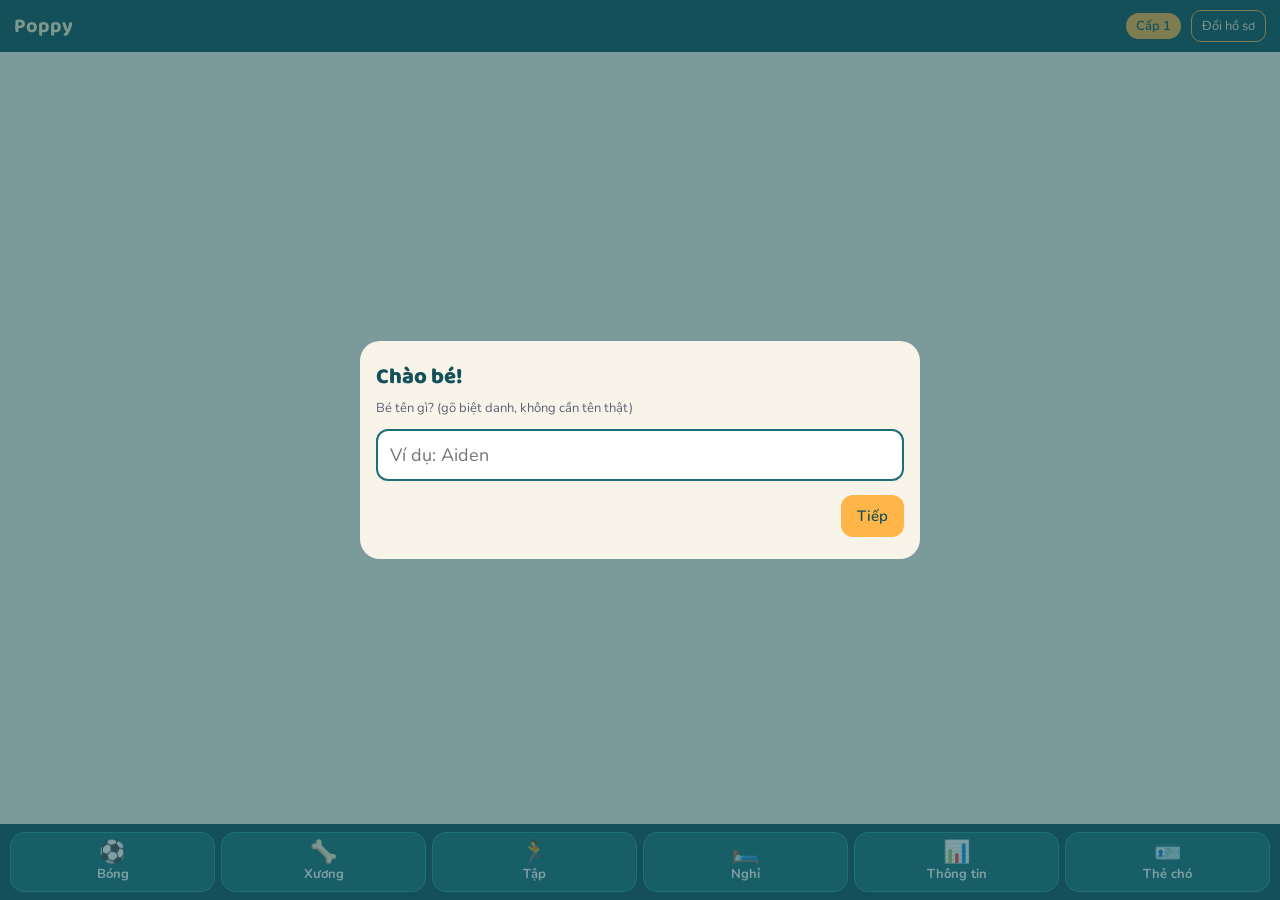
<file: poppy/2d/index.html>
<!doctype html>
<html lang="vi">
<head>
<meta charset="utf-8">
<meta name="viewport" content="width=device-width, initial-scale=1, viewport-fit=cover, user-scalable=no">
<title>Poppy</title>
<meta name="theme-color" content="#14505A">
<link href="../fonts/fonts.css" rel="stylesheet">
<script src="../lib/qrcode.min.js"></script>
<script src="../lib/jsQR.min.js"></script>
<style>
:root{
  --c1:#1E6F78; --c1d:#14505A; --c1l:#2A9AA0;
  --c2:#FFB547; --c2l:#FFF1D0; --c3:#C9772E;
  --cream:#F9F4E9; --ink:#0F0D0B;
  --sky1:#DCEBF7; --sky2:#F9F4E9; --floor:#E9D7B5; --floor-d:#D8C094;
}
*{box-sizing:border-box;-webkit-tap-highlight-color:transparent}
html,body{margin:0;height:100%;background:var(--cream);color:var(--ink);font-family:Nunito,"Segoe UI",Arial,sans-serif;overflow:hidden;touch-action:manipulation}
button{font-family:inherit;cursor:pointer}
h1,h2,h3,.lora{font-family:"Baloo 2",Nunito,sans-serif;font-weight:800}
#app{display:flex;flex-direction:column;height:100%}
#topbar{background:var(--c1d);color:var(--c2l);display:flex;align-items:center;gap:10px;padding:10px 14px;padding-top:max(10px,env(safe-area-inset-top))}
#topbar .name{font-family:"Baloo 2",sans-serif;font-weight:700;font-size:20px;flex:1;min-width:0;white-space:nowrap;overflow:hidden;text-overflow:ellipsis}
#topbar .name small{display:block;font-family:Nunito;font-weight:400;font-size:12px;color:#c9d3ea}
.badge{background:var(--c2);color:var(--c1d);border-radius:999px;padding:4px 10px;font-weight:600;font-size:13px;white-space:nowrap}
.tb-btn{background:transparent;border:1px solid var(--c2);color:var(--c2l);border-radius:10px;padding:6px 10px;font-size:13px}
#stageWrap{position:relative;flex:1;min-height:0;overflow:hidden}
#stage{position:absolute;inset:0;width:100%;height:100%;display:block;touch-action:none}
#toolbar{background:var(--c1d);display:grid;grid-template-columns:repeat(6,1fr);gap:6px;padding:8px 10px;padding-bottom:max(8px,env(safe-area-inset-bottom))}
#toolbar button{background:var(--c1);border:1px solid var(--c1l);color:#fff;border-radius:14px;padding:8px 2px;font-size:13px;font-weight:700;display:flex;flex-direction:column;align-items:center;gap:2px;min-height:54px}
#toolbar button .ic{font-size:22px;line-height:1}
#toolbar button.on{background:var(--c2);color:var(--c1d);border-color:var(--c2)}
#ring{position:absolute;left:0;top:0;width:0;height:0;pointer-events:none}
.ringBtn{position:absolute;width:64px;height:64px;margin:-32px 0 0 -32px;border-radius:50%;border:3px solid var(--c2);background:var(--c1d);color:var(--c2l);font-size:12px;font-weight:600;display:flex;flex-direction:column;align-items:center;justify-content:center;pointer-events:auto;box-shadow:0 4px 12px rgba(0,0,0,.25);transform:scale(.2);opacity:0;transition:transform .18s ease,opacity .18s ease}
.ringBtn .ic{font-size:22px;line-height:1.1}
.ringBtn.show{transform:scale(1);opacity:1}
.ringBtn:disabled{opacity:.45}
.tapDot{position:absolute;width:18px;height:18px;margin:-9px 0 0 -9px;border-radius:50%;background:var(--c2);border:3px solid #fff;box-shadow:0 0 0 2px var(--c1)}
#marker{position:absolute;transform:translate(-50%,-100%);background:var(--c2);color:var(--c1d);font-weight:800;font-size:14px;padding:4px 10px;border-radius:999px;pointer-events:none;opacity:0;transition:opacity .25s;white-space:nowrap}
#marker.show{opacity:1}
#marker:after{content:"";position:absolute;left:50%;bottom:-6px;margin-left:-6px;border:6px solid transparent;border-top-color:var(--c2);border-bottom:0}
.heart{position:absolute;color:#E5533D;font-size:22px;pointer-events:none;animation:heart 1.2s ease-out forwards}
@keyframes heart{from{transform:translate(-50%,0) scale(.6);opacity:1}to{transform:translate(-50%,-60px) scale(1.2);opacity:0}}
#bubble{position:absolute;pointer-events:none;background:#fff;border:2px solid var(--c1);color:var(--c1d);border-radius:16px;padding:6px 12px;font-weight:600;font-size:15px;transform:translate(-50%,-100%);white-space:nowrap;opacity:0;transition:opacity .2s}
#bubble:after{content:"";position:absolute;left:50%;bottom:-10px;margin-left:-8px;border:8px solid transparent;border-top-color:var(--c1);border-bottom:0}
#bubble.show{opacity:1}
#hint{position:absolute;left:50%;top:10px;transform:translateX(-50%);background:rgba(20,80,90,.85);color:var(--c2l);padding:6px 12px;border-radius:999px;font-size:13px;pointer-events:none;opacity:0;transition:opacity .3s;white-space:nowrap;max-width:92%;overflow:hidden;text-overflow:ellipsis}
#hint.show{opacity:1}
#stopPlay{position:absolute;right:12px;top:12px;display:none;background:var(--c2);color:var(--c1d);border:0;border-radius:999px;padding:10px 16px;font-weight:800;font-size:15px;box-shadow:0 4px 12px rgba(0,0,0,.2)}
#stopPlay.show{display:block}
#stopPlay span{font-weight:600;opacity:.8;margin-left:4px}
#toast{position:fixed;left:50%;bottom:90px;transform:translateX(-50%);background:var(--c1d);color:var(--c2l);padding:10px 16px;border-radius:12px;font-size:14px;opacity:0;pointer-events:none;transition:opacity .25s;z-index:60;max-width:90%;text-align:center}
#toast.show{opacity:1}
.overlay{position:fixed;inset:0;background:rgba(20,80,90,.55);display:none;align-items:flex-end;justify-content:center;z-index:40}
.overlay.show{display:flex}
@media(min-width:700px){.overlay{align-items:center}}
.sheet{background:var(--cream);width:100%;max-width:560px;max-height:92vh;overflow:auto;border-radius:20px 20px 0 0;padding:18px 16px 22px}
@media(min-width:700px){.sheet{border-radius:20px}}
.sheet h2{margin:0 0 4px;color:var(--c1d);font-size:22px}
.sheet .sub{color:#5a6276;font-size:13px;margin-bottom:12px}
.row{display:flex;gap:8px;flex-wrap:wrap}
.btn{background:var(--c1);color:var(--c2l);border:0;border-radius:12px;padding:11px 16px;font-size:15px;font-weight:600}
.btn.gold{background:var(--c2);color:var(--c1d)}
.btn.ghost{background:transparent;color:var(--c1);border:2px solid var(--c1)}
.btn:disabled{opacity:.4}
input[type=text]{width:100%;font-size:18px;padding:12px;border-radius:12px;border:2px solid #c8cfdf;background:#fff;font-family:inherit}
input[type=text]:focus{outline:none;border-color:var(--c1)}
.grid{display:grid;grid-template-columns:repeat(auto-fill,minmax(150px,1fr));gap:10px}
.card{background:#fff;border:2px solid #e2dccd;border-radius:14px;padding:8px;text-align:center;cursor:pointer}
.card.sel{border-color:var(--c2);box-shadow:0 0 0 3px rgba(255,181,71,.35)}
.card svg{width:100%;height:96px;display:block}
.card b{display:block;color:var(--c1d)}
.card span{font-size:12px;color:#5a6276}
.opt-label{font-weight:600;color:var(--c1d);margin:14px 0 6px}
.swatches{display:flex;gap:10px;flex-wrap:wrap}
.sw{display:flex;flex-direction:column;align-items:center;gap:3px;font-size:11px;color:#5a6276;cursor:pointer;background:none;border:0;padding:0}
.sw i{width:38px;height:38px;border-radius:50%;border:3px solid #fff;box-shadow:0 0 0 2px #c8cfdf;display:block}
.sw.sel i{box-shadow:0 0 0 3px var(--c2)}
.chip{background:#fff;border:2px solid #c8cfdf;border-radius:999px;padding:8px 14px;font-size:14px}
.chip.sel{border-color:var(--c2);background:#fbf3e2;font-weight:600}
#preview{width:100%;height:190px;background:linear-gradient(var(--sky1),var(--sky2));border-radius:14px;display:block}
.stat{margin:8px 0}
.stat .lbl{display:flex;justify-content:space-between;font-size:14px}
.bar{height:12px;background:#e6e0d2;border-radius:999px;overflow:hidden;margin-top:3px}
.bar i{display:block;height:100%;background:var(--c1l);border-radius:999px}
.bar.gold i{background:var(--c2)}
.dogcard{background:var(--c1d);color:var(--c2l);border-radius:18px;padding:14px;position:relative;overflow:hidden}
.dogcard h3{margin:0;font-size:22px;color:var(--c2l)}
.dogcard .meta{font-size:13px;color:#c9d3ea}
.dogcard svg.portrait{width:100%;height:140px;background:linear-gradient(#2A9AA0,#1E6F78);border-radius:12px;margin:8px 0}
.dogcard .stat .lbl{color:#fff}
.dogcard .bar{background:#24365f}
.qrbox{background:#fff;border-radius:12px;padding:10px;display:flex;justify-content:center;margin-top:10px}
.qrbox img,.qrbox canvas{width:180px;height:180px;image-rendering:pixelated}
.cmp{display:grid;grid-template-columns:1fr 1fr;gap:10px}
.profiles .card{display:flex;align-items:center;gap:10px;text-align:left}
.profiles .card svg{width:90px;height:64px;flex:none}
video#cam{width:100%;border-radius:12px;background:#000}
textarea{width:100%;min-height:70px;font-size:12px;border-radius:10px;border:2px solid #c8cfdf;padding:8px;font-family:monospace}
.small{font-size:12px;color:#5a6276}
</style>
</head>
<body>
<div id="app">
  <div id="topbar">
    <div class="name" id="tbName">Poppy<small id="tbOwner"></small></div>
    <span class="badge" id="tbLevel">Cấp 1</span>
    <button class="tb-btn" id="btnProfiles">Đổi hồ sơ</button>
  </div>
  <div id="stageWrap">
    <svg id="stage"></svg>
    <div id="ring"></div>
    <div id="bubble"></div>
    <div id="hint"></div>
    <div id="marker"></div>
    <button id="stopPlay">⏹ Dừng chơi <span id="stopPlayTime">0:00</span></button>
  </div>
  <div id="toolbar">
    <button id="tBall"><span class="ic">⚽</span><span id="tBallLbl">Bóng</span></button>
    <button id="tBone"><span class="ic">🦴</span><span id="tBoneLbl">Xương</span></button>
    <button id="tGym"><span class="ic">🏃</span>Tập</button>
    <button id="tRest"><span class="ic">🛏️</span><span id="tRestLbl">Nghỉ</span></button>
    <button id="tInfo"><span class="ic">📊</span>Thông tin</button>
    <button id="tCard"><span class="ic">🪪</span>Thẻ chó</button>
  </div>
</div>
<div id="toast"></div>

<!-- Tạo chó / hồ sơ -->
<div class="overlay" id="ovCreate"><div class="sheet" id="createSheet"></div></div>
<div class="overlay" id="ovProfiles"><div class="sheet" id="profilesSheet"></div></div>
<div class="overlay" id="ovInfo"><div class="sheet" id="infoSheet"></div></div>
<div class="overlay" id="ovCard"><div class="sheet" id="cardSheet"></div></div>
<input type="file" id="fileIn" accept=".json,application/json" style="display:none">

<script>
"use strict";
/* =========================================================
   POPPY – bản web, bước 1, đợt 1A
   Vẽ chó bằng thông số (SVG), lưu trên máy (localStorage).
   ========================================================= */

const SAVE_KEY = "poppy.save.v1";
const SAVE_VERSION = 1;
const SPEED = Math.max(1, Number(new URLSearchParams(location.search).get("speed")) || 1); // ?speed=60 để thử nhanh
const TREATS_PER_DAY = 10;
const TRAIN_WINDOW_MS = 5000;
const MEALS = [11, 17];          // 2 bữa: 11 giờ trưa và 5 giờ chiều
const EXERCISE_FROM = 17;        // tập thể dục sau 5 giờ chiều
const WATER_HOURS = 2;           // nhắc uống nước khoảng 2 tiếng một lần

/* ---------- Giống chó ---------- */
const BREEDS = {
  pom: {
    name: "Pomeranian", desc: "Nhỏ, lông xù, thông minh vừa",
    bodyL: 58, bodyH: 46, legL: 17, legW: 9, headR: 17, snout: 9, snoutH: 9, sitTilt: 0.7,
    fur: "fluffy", learn: 1.0, energy: 1.0,
    ears: [["prick","Tai nhọn"],["fold","Tai gập"]],
    tails: [["curl","Đuôi cuộn"],["plume","Đuôi bông"]],
    coats: [
      {n:"Trắng", main:"#F6F2EA", second:"#FFFFFF"},
      {n:"Cam", main:"#E8913A", second:"#F6D3A6"},
      {n:"Kem", main:"#EED5A8", second:"#FBF0DC"},
      {n:"Đen", main:"#2B2522", second:"#4A403A"}
    ]
  },
  corgi: {
    name: "Corgi", desc: "Chân ngắn, năng động",
    bodyL: 84, bodyH: 40, legL: 14, legW: 11, headR: 16, snout: 13, snoutH: 10, sitTilt: 0.5,
    fur: "smooth", learn: 1.0, energy: 1.3, belly: true,
    ears: [["bigPrick","Tai to"],["prick","Tai nhọn"]],
    tails: [["fox","Đuôi xù"],["stub","Đuôi cụt"]],
    coats: [
      {n:"Đỏ trắng", main:"#D9822B", second:"#FFFFFF"},
      {n:"Ba màu", main:"#2B2522", second:"#FFFFFF", points:"#C98A4B"},
      {n:"Vàng sẫm", main:"#B5651D", second:"#F7EBDD"},
      {n:"Vàng nhạt", main:"#E2B373", second:"#FFFFFF"}
    ]
  },
  poodle: {
    name: "Poodle", desc: "Lông xoăn, học lệnh nhanh",
    bodyL: 60, bodyH: 38, legL: 38, legW: 9, headR: 14, snout: 15, snoutH: 8, sitTilt: 0.75,
    fur: "curly", learn: 1.3, energy: 1.1,
    ears: [["curlyDrop","Tai xoăn dài"],["floppy","Tai rủ"]],
    tails: [["pompom","Đuôi búp"],["straight","Đuôi thẳng"]],
    coats: [
      {n:"Trắng", main:"#F5F2EA", second:"#FFFFFF"},
      {n:"Đen", main:"#262222", second:"#3A3434"},
      {n:"Nâu", main:"#6B4226", second:"#86583A"},
      {n:"Mơ", main:"#E8B07A", second:"#F3CFA5"}
    ]
  },
  shiba: {
    name: "Shiba", desc: "Tai đứng, độc lập, học chậm hơn",
    bodyL: 68, bodyH: 40, legL: 28, legW: 10, headR: 16, snout: 13, snoutH: 10, sitTilt: 0.65,
    fur: "smooth", learn: 0.75, energy: 1.0, belly: true,
    ears: [["prick","Tai đứng"],["bigPrick","Tai to"]],
    tails: [["curl","Đuôi cuộn"],["sickle","Đuôi cong"]],
    coats: [
      {n:"Đỏ", main:"#D2772F", second:"#F6E6CC"},
      {n:"Mè", main:"#A8763E", second:"#F2E2C6"},
      {n:"Đen nâu", main:"#2B2522", second:"#F2E2C6", points:"#C98A4B"},
      {n:"Kem", main:"#ECD9B5", second:"#FFF8EA"}
    ]
  },
  dachshund: {
    name: "Dachshund", desc: "Chó lạp xưởng: thân dài, chân rất ngắn",
    bodyL: 100, bodyH: 32, legL: 12, legW: 10, headR: 14, snout: 17, snoutH: 9, sitTilt: 0.4,
    fur: "smooth", learn: 0.9, energy: 1.1,
    ears: [["floppy","Tai rủ"],["longDrop","Tai rủ dài"]],
    tails: [["long","Đuôi dài"],["saber","Đuôi cong nhẹ"]],
    coats: [
      {n:"Đỏ", main:"#B5541F", second:"#C8703A"},
      {n:"Đen nâu", main:"#2B1D16", second:"#2B1D16", points:"#B8763A"},
      {n:"Sô-cô-la", main:"#5A3420", second:"#6E4530", points:"#B8763A"},
      {n:"Kem", main:"#E6C08F", second:"#F0D3AC"}
    ]
  }
};
const BREED_ORDER = ["pom","corgi","poodle","shiba","dachshund"];
const EYES = [
  {n:"Nâu đậm", c:"#2A1A10"}, {n:"Nâu", c:"#5C3A1E"},
  {n:"Hổ phách", c:"#A86F12"}, {n:"Xanh", c:"#3F6FA8"}
];
const COMMANDS = {
  come:  {n:"Lại đây", ic:"👋"},
  sit:   {n:"Ngồi", ic:"🪑"},
  stand: {n:"Đứng", ic:"🐕"},
  lie:   {n:"Nằm",  ic:"💤"}
};
const PET_DAILY_MAX = 15;   // cưng chó: tối đa 15 điểm thân thiết mỗi ngày

/* ---------- Tiện ích ---------- */
const $ = id => document.getElementById(id);
const clamp = (v,a,b) => Math.max(a, Math.min(b, v));
const lerp = (a,b,t) => a + (b-a)*t;
const rnd = (a,b) => a + Math.random()*(b-a);
const pick = arr => arr[Math.floor(Math.random()*arr.length)];
const esc = s => String(s).replace(/[&<>"']/g, c => ({"&":"&amp;","<":"&lt;",">":"&gt;",'"':"&quot;","'":"&#39;"}[c]));
function shade(hex, f){ // f<0 tối hơn, f>0 sáng hơn
  const n = parseInt(hex.slice(1),16);
  let r=n>>16, g=(n>>8)&255, b=n&255;
  if (f<0){ r*=1+f; g*=1+f; b*=1+f; } else { r+=(255-r)*f; g+=(255-g)*f; b+=(255-b)*f; }
  return "#"+[r,g,b].map(v=>Math.round(clamp(v,0,255)).toString(16).padStart(2,"0")).join("");
}
function todayStr(ts){ const d=new Date(ts); return d.getFullYear()+"-"+(d.getMonth()+1)+"-"+d.getDate(); }
function uid(){ return Math.random().toString(36).slice(2,10)+Date.now().toString(36).slice(-4); }

/* =========================================================
   VẼ CHÓ
   pose: cy (độ cao tâm thân), tilt (rad, âm = ngóc đầu lên),
   fF/bF (chân trước/sau: lệch ngang của bàn chân so với vai/hông),
   fLift/bLift, head (rad), ear (0..1 cụp), tail (rad), wag, eye (0..1),
   happy (0..1 mắt cười), tongue (0..1), mouth (0..1), chew
   ========================================================= */
function ik(hx,hy,fx,fy,L1,L2,bend){
  let dx=fx-hx, dy=fy-hy, d=Math.hypot(dx,dy)||0.001;
  const maxD=L1+L2-0.01, minD=Math.abs(L1-L2)+0.5;
  const a=Math.atan2(dy,dx);
  if (d>maxD){ fx=hx+Math.cos(a)*maxD; fy=hy+Math.sin(a)*maxD; d=maxD; }
  if (d<minD){ d=minD; fx=hx+Math.cos(a)*d; fy=hy+Math.sin(a)*d; }
  const A=Math.acos(clamp((L1*L1+d*d-L2*L2)/(2*L1*d),-1,1));
  const ang=a-bend*A;
  return {kx:hx+Math.cos(ang)*L1, ky:hy+Math.sin(ang)*L1, fx, fy};
}

function standPose(){
  return {cy:0, tilt:0, fF:0, bF:0, fLift:0, bLift:0, fLiftFar:0, bLiftFar:0, fFFar:0, bFFar:0,
          head:0, ear:0, tail:0, wag:0.25, wagSpd:6, eye:1, happy:0, tongue:0, mouth:0, chew:0, sleep:0, fStretch:1};
}

function poseFor(type, B){
  const p = standPose();
  const L = B.legL, H = B.bodyH;
  const standCy = L + H*0.25;
  p.cy = standCy;
  switch(type){
    case "sit": {
      // hông sát đất, thân ngóc lên theo góc riêng của từng giống, chân trước duỗi dài ra để chạm đất
      const rearHip = Math.max(L*0.3, 4);
      p.tilt = -B.sitTilt;
      const hx = -B.bodyL*0.5 + B.legW*0.9, hy = H*0.25;
      p.cy = rearHip + hx*Math.sin(p.tilt) + hy*Math.cos(p.tilt);
      const sx = B.bodyL*0.5 - B.legW*0.9;
      const shoulderH = p.cy - (sx*Math.sin(p.tilt) + hy*Math.cos(p.tilt));
      p.fStretch = clamp(shoulderH/(L*1.08), 1, 2.6);
      p.bF = L*0.55; p.bFFar = L*0.55; p.fF = 2; p.fFFar = 2;
      p.head = 0.05 + B.sitTilt*0.25; p.tail = 0.6; p.wag = 0.15;
      break;
    }
    case "beg": { // đứng hai chân sau
      p.tilt = -1.05;
      const half = B.bodyL*0.42;
      p.cy = L*0.9 + H*0.2 + Math.sin(1.05)*half;
      p.bF = L*0.35; p.bFFar = L*0.15; p.fStretch = 1;
      p.fF = 6; p.fFFar = 2; p.fLift = 999; p.fLiftFar = 999; // 999 = co chân trước lên ngực
      p.head = 0.15; p.tail = 0.3; p.wag = 0.5; p.wagSpd = 14; p.happy = 1; p.tongue = 1;
      break;
    }
    case "lie": {
      p.cy = H*0.5;
      p.fF = L*0.95; p.fFFar = L*0.85; p.bF = L*0.7; p.bFFar = L*0.6;
      p.head = 0.05; p.tail = 1.1; p.wag = 0.1;
      break;
    }
    case "sleep": {
      p.cy = H*0.46;
      p.fF = L*1.0; p.fFFar = L*0.9; p.bF = L*0.7; p.bFFar = L*0.6;
      p.head = 0.5; p.ear = 0.6; p.tail = 1.3; p.wag = 0; p.eye = 0; p.sleep = 1;
      break;
    }
    case "sad": {
      p.cy = H*0.5;
      p.fF = L*0.95; p.fFFar = L*0.85; p.bF = L*0.7; p.bFFar = L*0.6;
      p.head = 0.35; p.ear = 1; p.tail = 1.5; p.wag = 0.03; p.wagSpd = 2; p.eye = 0.55;
      break;
    }
    case "eat": {
      p.tilt = 0.12; p.head = 0.9; p.fF = 3; p.mouth = 0.3; p.chew = 1; p.wag = 0.35; p.wagSpd = 10;
      break;
    }
    case "chew": { // nằm gặm xương
      p.cy = H*0.5;
      p.fF = L*0.95; p.fFFar = L*0.85; p.bF = L*0.7; p.bFFar = L*0.6;
      p.head = 0.25; p.chew = 1; p.mouth = 0.4; p.wag = 0.3; p.wagSpd = 8; p.happy = 0.5;
      break;
    }
    case "happy": {
      p.happy = 1; p.tongue = 1; p.wag = 0.6; p.wagSpd = 16; p.head = -0.1;
      break;
    }
    case "play": { // chồm xuống mời chơi
      p.tilt = 0.35; p.fF = L*0.8; p.fFFar = L*0.7; p.happy = 1; p.tongue = 1; p.wag = 0.7; p.wagSpd = 18; p.head = -0.25;
      break;
    }
    case "scratch": {
      p.tilt = -0.3; p.cy = standCy*0.8; p.bF = L*0.2; p.bLift = L*0.9; p.bFFar = L*0.5; p.head = 0.3; p.eye = 0.4; p.wag = 0.1;
      break;
    }
    case "look": {
      p.head = -0.35; p.ear = 0; p.wag = 0.05; p.wagSpd = 3;
      break;
    }
    case "hungry": {
      p.head = 0.25; p.ear = 0.6; p.wag = 0.08; p.wagSpd = 3; p.eye = 0.75;
      break;
    }
  }
  return p;
}

// vẽ một con chó, trả về chuỗi SVG (hệ toạ độ: mặt đất y=0, chó quay sang phải)
function dogSVG(look, pose, t, opts={}){
  const B = BREEDS[look.breed];
  const coat = B.coats[look.coat] || B.coats[0];
  const main = coat.main, second = coat.second, points = coat.points || null;
  const dark = shade(main, -0.28), outline = shade(main, -0.55);
  const eyeC = (EYES[look.eye]||EYES[0]).c;
  const L1 = B.legL*0.55, L2 = B.legL*0.55;
  const hL = B.bodyL*0.5, hH = B.bodyH*0.5;
  const ct = Math.cos(pose.tilt), st = Math.sin(pose.tilt);
  const cx = 0, cyW = -pose.cy;
  const W = (x,y) => [cx + x*ct - y*st, cyW + x*st + y*ct];
  const breath = Math.sin(t*2.2)*(pose.sleep>0.5?1.2:0.6);
  let s = "";

  // hông/vai
  const sh = W(hL - B.legW*0.9, hH*0.5);
  const hp = W(-hL + B.legW*0.9, hH*0.5);
  const legColor = points || (B.belly ? second : main);
  const leg = (hx,hy,fx,lift,bend,color,far) => {
    let fy = -lift;
    const st = (bend<0) ? (pose.fStretch||1) : 1;
    let L1x=L1*st, L2x=L2*st;
    if (lift===999){ // co chân trước lên ngực
      const k = ik(hx,hy,hx+B.legL*0.6,hy+B.legL*0.15,L1x,L2x,-1);
      return limb(hx,hy,k.kx,k.ky,k.fx,k.fy,color,far);
    }
    const k = ik(hx,hy,hx+fx,fy,L1x,L2x,bend);
    return limb(hx,hy,k.kx,k.ky,k.fx,k.fy,color,far);
  };
  const limb = (hx,hy,kx,ky,fx,fy,color,far) => {
    const c = far ? shade(color,-0.18) : color;
    const w = B.legW;
    return `<path d="M${hx.toFixed(1)},${hy.toFixed(1)} L${kx.toFixed(1)},${ky.toFixed(1)} L${fx.toFixed(1)},${fy.toFixed(1)}" stroke="${shade(c,-0.35)}" stroke-width="${w+2.4}" fill="none" stroke-linecap="round" stroke-linejoin="round"/>`+
           `<path d="M${hx.toFixed(1)},${hy.toFixed(1)} L${kx.toFixed(1)},${ky.toFixed(1)} L${fx.toFixed(1)},${fy.toFixed(1)}" stroke="${c}" stroke-width="${w}" fill="none" stroke-linecap="round" stroke-linejoin="round"/>`+
           `<ellipse cx="${(fx+w*0.25).toFixed(1)}" cy="${(fy-w*0.15).toFixed(1)}" rx="${(w*0.72).toFixed(1)}" ry="${(w*0.48).toFixed(1)}" fill="${c}" stroke="${shade(c,-0.35)}" stroke-width="1.2"/>`;
  };

  // chân phía xa
  s += leg(sh[0]-3, sh[1], pose.fFFar, pose.fLiftFar, -1, legColor, true);
  s += leg(hp[0]+3, hp[1], pose.bFFar, pose.bLiftFar, 1, legColor, true);

  // đuôi
  const tb = W(-hL*0.92, -hH*0.45);
  const wagA = Math.sin(t*pose.wagSpd)*pose.wag;
  const tailRot = (pose.tilt + pose.tail*0.6 + wagA) * 180/Math.PI;
  const tailSVG = tailShape(look.tail, B, main, second, outline);
  const tailFront = (look.tail==="curl");
  const tailG = `<g transform="translate(${tb[0].toFixed(1)},${tb[1].toFixed(1)}) rotate(${tailRot.toFixed(1)})">${tailSVG}</g>`;
  if (!tailFront) s += tailG;

  // tai phía xa (vẽ sau đầu nên tính trước)
  // thân
  const bodyRot = pose.tilt*180/Math.PI;
  let body = "";
  const bw = hL, bh = hH + breath*0.3;
  body += `<ellipse cx="0" cy="0" rx="${bw.toFixed(1)}" ry="${bh.toFixed(1)}" fill="${main}" stroke="${outline}" stroke-width="2"/>`;
  if (B.belly){
    body += `<ellipse cx="${(bw*0.15).toFixed(1)}" cy="${(bh*0.45).toFixed(1)}" rx="${(bw*0.72).toFixed(1)}" ry="${(bh*0.5).toFixed(1)}" fill="${second}"/>`;
    body += `<ellipse cx="${(bw*0.82).toFixed(1)}" cy="${(bh*0.05).toFixed(1)}" rx="${(bw*0.22).toFixed(1)}" ry="${(bh*0.75).toFixed(1)}" fill="${second}"/>`;
  }
  if (points){
    body += `<ellipse cx="${(bw*0.75).toFixed(1)}" cy="${(bh*0.55).toFixed(1)}" rx="${(bw*0.18).toFixed(1)}" ry="${(bh*0.32).toFixed(1)}" fill="${points}"/>`;
  }
  if (B.fur==="fluffy"){
    for (let i=0;i<9;i++){
      const a = Math.PI*(1.05 + i*0.11);
      body += `<circle cx="${(Math.cos(a)*bw*0.92).toFixed(1)}" cy="${(Math.sin(a)*bh*0.92).toFixed(1)}" r="${(bh*0.32).toFixed(1)}" fill="${main}"/>`;
    }
    // bờm ngực
    body += `<circle cx="${(bw*0.72).toFixed(1)}" cy="${(-bh*0.05).toFixed(1)}" r="${(bh*0.78).toFixed(1)}" fill="${shade(main,0.1)}" stroke="${outline}" stroke-width="1.5"/>`;
    for (let i=0;i<6;i++){
      const a = -0.9 + i*0.45;
      body += `<circle cx="${(bw*0.72+Math.cos(a)*bh*0.7).toFixed(1)}" cy="${(-bh*0.05+Math.sin(a)*bh*0.7).toFixed(1)}" r="${(bh*0.26).toFixed(1)}" fill="${shade(main,0.1)}"/>`;
    }
  } else if (B.fur==="curly"){
    const curl = shade(main, main==="#262222"?0.12:-0.07);
    for (let i=0;i<14;i++){
      const a = i/14*Math.PI*2;
      body += `<circle cx="${(Math.cos(a)*bw*0.86).toFixed(1)}" cy="${(Math.sin(a)*bh*0.82).toFixed(1)}" r="${(bh*0.3).toFixed(1)}" fill="${main}" stroke="${curl}" stroke-width="1.5"/>`;
    }
    for (let i=0;i<5;i++) body += `<circle cx="${(-bw*0.5+i*bw*0.25).toFixed(1)}" cy="${(-bh*0.1+(i%2)*bh*0.3).toFixed(1)}" r="${(bh*0.22).toFixed(1)}" fill="none" stroke="${curl}" stroke-width="1.4"/>`;
  }
  s += `<g transform="translate(${cx},${cyW.toFixed(1)}) rotate(${bodyRot.toFixed(1)})">${body}</g>`;
  if (tailFront) s += tailG;

  // chân phía gần
  s += leg(hp[0], hp[1], pose.bF, pose.bLift, 1, legColor, false);
  s += leg(sh[0], sh[1], pose.fF, pose.fLift, -1, legColor, false);

  // đầu
  const neck = W(hL*0.78, -hH*0.55);
  const headAng = (pose.head + pose.tilt*0.35) * 180/Math.PI;
  const R = B.headR;
  const bob = pose.chew > 0.3 ? Math.sin(t*14)*0.8 : 0;
  let head = "";
  const hx = R*0.45, hy = -R*0.75 + bob;
  const earDroop = pose.ear;
  const ears = earShape(look.ear, B, R, main, second, outline, earDroop, t);
  head += `<g transform="translate(${(hx-R*0.15).toFixed(1)},${hy.toFixed(1)})">${ears.far}</g>`;
  if (B.fur==="curly") head += `<circle cx="${(hx-R*0.2).toFixed(1)}" cy="${(hy-R*0.75).toFixed(1)}" r="${(R*0.62).toFixed(1)}" fill="${main}" stroke="${shade(main,-0.12)}" stroke-width="1.5"/>`;
  head += `<circle cx="${hx}" cy="${hy.toFixed(1)}" r="${R}" fill="${main}" stroke="${outline}" stroke-width="2"/>`;
  if (B.fur==="fluffy"){
    for (let i=0;i<6;i++){ const a=Math.PI*(0.55+i*0.17); head += `<circle cx="${(hx+Math.cos(a)*R*0.95).toFixed(1)}" cy="${(hy+Math.sin(a)*R*0.95).toFixed(1)}" r="${(R*0.28).toFixed(1)}" fill="${main}"/>`; }
  }
  // má/mõm
  const snoutC = (B.belly || look.breed==="shiba") ? second : (points ? points : shade(main,0.12));
  const mouthOpen = pose.mouth + (pose.chew > 0.3 ? (Math.sin(t*14)*0.5+0.5)*0.5 : 0) + pose.tongue*0.3;
  const snX = hx + R*0.62, snY = hy + R*0.3;
  head += `<ellipse cx="${(snX+B.snout*0.35).toFixed(1)}" cy="${(snY+mouthOpen*2).toFixed(1)}" rx="${(B.snout*0.75+3).toFixed(1)}" ry="${(B.snoutH*0.45).toFixed(1)}" fill="${shade(snoutC,-0.1)}" stroke="${outline}" stroke-width="1.5"/>`;
  head += `<ellipse cx="${(snX+B.snout*0.4).toFixed(1)}" cy="${snY.toFixed(1)}" rx="${(B.snout*0.8+4).toFixed(1)}" ry="${(B.snoutH*0.55).toFixed(1)}" fill="${snoutC}" stroke="${outline}" stroke-width="1.5"/>`;
  if (pose.tongue>0.5){
    head += `<path d="M${(snX+B.snout*0.3).toFixed(1)},${(snY+B.snoutH*0.4).toFixed(1)} q3,${(9+Math.sin(t*10)*1.5).toFixed(1)} 8,0" fill="#E86A7A" stroke="#B0475A" stroke-width="1.2"/>`;
  }
  // mũi
  head += `<ellipse cx="${(snX+B.snout*1.15+3).toFixed(1)}" cy="${(snY-B.snoutH*0.25).toFixed(1)}" rx="3.6" ry="3" fill="#1A1412"/>`;
  // mắt
  const ex = hx + R*0.3, ey = hy - R*0.15;
  const blink = (Math.sin(t*0.9+look.coat)>0.985) ? 0.1 : 1;
  const open = pose.eye*blink;
  if (pose.happy>0.5 && pose.eye>0.5){
    head += `<path d="M${ex-4},${ey+1} q4,-6 8,0" stroke="#1A1412" stroke-width="2.4" fill="none" stroke-linecap="round"/>`;
  } else if (open<0.2){
    head += `<path d="M${ex-4},${ey} q4,3.5 8,0" stroke="#1A1412" stroke-width="2.2" fill="none" stroke-linecap="round"/>`;
  } else {
    head += `<ellipse cx="${ex}" cy="${ey}" rx="3.8" ry="${(4.4*Math.max(open,0.25)).toFixed(1)}" fill="${eyeC}" stroke="#1A1412" stroke-width="1.2"/>`;
    head += `<circle cx="${ex+1.2}" cy="${ey-1.3*open}" r="1.2" fill="#fff"/>`;
    if (open<0.8) head += `<path d="M${ex-5},${(ey-4.4*open+1).toFixed(1)} h10" stroke="${outline}" stroke-width="2" stroke-linecap="round"/>`;
  }
  head += `<g transform="translate(${(hx-R*0.15).toFixed(1)},${hy.toFixed(1)})">${ears.near}</g>`;
  if (pose.sleep > 0.5){
    const z = (t*0.6)%1;
    head += `<text x="${(hx+R*0.4+z*10).toFixed(1)}" y="${(hy-R*1.2-z*18).toFixed(1)}" font-size="${(10+z*6).toFixed(1)}" fill="#2A9AA0" opacity="${(1-z).toFixed(2)}" font-family="Baloo 2,sans-serif" font-weight="700">z</text>`;
  }
  s += `<g transform="translate(${neck[0].toFixed(1)},${neck[1].toFixed(1)}) rotate(${headAng.toFixed(1)})">${head}</g>`;

  // tính vị trí đỉnh đầu cho bong bóng (toạ độ cục bộ)
  opts.headTop = [neck[0] + hx, neck[1] - R*2.1];
  { const a = headAng*Math.PI/180, mx = snX + B.snout*0.9, my = snY + B.snoutH*0.6;
    opts.mouth = [neck[0] + mx*Math.cos(a) - my*Math.sin(a), neck[1] + mx*Math.sin(a) + my*Math.cos(a)]; }
  return s;
}

function earShape(type, B, R, main, second, outline, droop, t){
  const inner = shade(main, 0.25);
  const ear = (tilt, far) => {
    const c = far ? shade(main,-0.15) : main;
    const ox = far ? R*0.25 : 0;
    switch(type){
      case "prick": case "bigPrick": {
        const h = (type==="bigPrick"? R*1.05 : R*0.75);
        const w = (type==="bigPrick"? R*0.62 : R*0.5);
        const rot = -18 + droop*70 + tilt;
        return `<g transform="translate(${(-R*0.15+ox).toFixed(1)},${(-R*0.6).toFixed(1)}) rotate(${rot.toFixed(1)})">
          <path d="M${-w/2},0 L0,${-h} L${w/2},0 Z" fill="${c}" stroke="${outline}" stroke-width="1.8" stroke-linejoin="round"/>
          <path d="M${-w/4},-2 L0,${-h*0.7} L${w/4},-2 Z" fill="${far?c:"#E9A9A0"}"/></g>`;
      }
      case "fold": {
        const rot = -10 + droop*50 + tilt;
        return `<g transform="translate(${(-R*0.1+ox).toFixed(1)},${(-R*0.65).toFixed(1)}) rotate(${rot.toFixed(1)})">
          <path d="M${-R*0.3},0 L${R*0.05},${-R*0.55} L${R*0.42},${-R*0.2} Z" fill="${c}" stroke="${outline}" stroke-width="1.8" stroke-linejoin="round"/></g>`;
      }
      case "floppy": case "longDrop": case "curlyDrop": {
        const len = type==="longDrop" ? R*1.45 : (type==="curlyDrop" ? R*1.35 : R*1.1);
        const sw = Math.sin(t*3)*3*(1-droop);
        const rot = 8 + droop*12 + tilt*0.3 + sw;
        const curly = type==="curlyDrop";
        let e = `<g transform="translate(${(-R*0.35+ox).toFixed(1)},${(-R*0.5).toFixed(1)}) rotate(${rot.toFixed(1)})">`;
        if (curly){
          for (let i=0;i<4;i++) e += `<circle cx="${(i%2?3:-1)}" cy="${(i*len*0.26).toFixed(1)}" r="${(R*0.36).toFixed(1)}" fill="${c}" stroke="${shade(main,-0.15)}" stroke-width="1.4"/>`;
        } else {
          e += `<path d="M${-R*0.28},0 C${-R*0.5},${len*0.6} ${-R*0.2},${len} ${R*0.08},${len} C${R*0.38},${len} ${R*0.42},${len*0.45} ${R*0.3},0 Z" fill="${shade(c,-0.12)}" stroke="${outline}" stroke-width="1.8"/>`;
        }
        return e + `</g>`;
      }
    }
    return "";
  };
  return { far: ear(-12, true), near: ear(0, false) };
}

function tailShape(type, B, main, second, outline){
  const L = B.bodyL;
  switch(type){
    case "curl": // cuộn lên lưng
      return `<path d="M0,0 C${-L*0.18},${-L*0.32} ${L*0.25},${-L*0.48} ${L*0.32},${-L*0.2}" stroke="${outline}" stroke-width="${B.fur==="fluffy"?20:11}" fill="none" stroke-linecap="round"/>
              <path d="M0,0 C${-L*0.18},${-L*0.32} ${L*0.25},${-L*0.48} ${L*0.32},${-L*0.2}" stroke="${main}" stroke-width="${B.fur==="fluffy"?17:8}" fill="none" stroke-linecap="round"/>
              ${B.fur==="fluffy"?`<circle cx="${L*0.06}" cy="${-L*0.36}" r="${L*0.14}" fill="${shade(main,0.08)}"/>`:`<path d="M${L*0.2},${-L*0.33} C${L*0.3},${-L*0.3} ${L*0.33},${-L*0.25} ${L*0.32},${-L*0.2}" stroke="${second}" stroke-width="5" fill="none" stroke-linecap="round"/>`}`;
    case "plume":
      return `<ellipse cx="${-L*0.12}" cy="${-L*0.28}" rx="${L*0.16}" ry="${L*0.3}" transform="rotate(-25)" fill="${shade(main,0.06)}" stroke="${outline}" stroke-width="1.8"/>`;
    case "fox":
      return `<ellipse cx="${-L*0.18}" cy="${-L*0.1}" rx="${L*0.2}" ry="${L*0.08}" transform="rotate(-25)" fill="${main}" stroke="${outline}" stroke-width="1.8"/>
              <ellipse cx="${-L*0.32}" cy="${-L*0.17}" rx="${L*0.07}" ry="${L*0.05}" transform="rotate(-25)" fill="${second}"/>`;
    case "stub":
      return `<ellipse cx="${-4}" cy="${-3}" rx="7" ry="5" fill="${main}" stroke="${outline}" stroke-width="1.6"/>`;
    case "pompom":
      return `<path d="M0,0 L${-L*0.08},${-L*0.42}" stroke="${outline}" stroke-width="6" stroke-linecap="round"/>
              <path d="M0,0 L${-L*0.08},${-L*0.42}" stroke="${main}" stroke-width="4" stroke-linecap="round"/>
              <circle cx="${-L*0.09}" cy="${-L*0.47}" r="${L*0.13}" fill="${main}" stroke="${shade(main,-0.15)}" stroke-width="1.6"/>`;
    case "straight":
      return `<path d="M0,0 L${-L*0.18},${-L*0.42}" stroke="${outline}" stroke-width="8" stroke-linecap="round"/>
              <path d="M0,0 L${-L*0.18},${-L*0.42}" stroke="${main}" stroke-width="5.5" stroke-linecap="round"/>`;
    case "sickle":
      return `<path d="M0,0 C${-L*0.2},${-L*0.25} ${-L*0.05},${-L*0.5} ${L*0.12},${-L*0.42}" stroke="${outline}" stroke-width="11" fill="none" stroke-linecap="round"/>
              <path d="M0,0 C${-L*0.2},${-L*0.25} ${-L*0.05},${-L*0.5} ${L*0.12},${-L*0.42}" stroke="${main}" stroke-width="8" fill="none" stroke-linecap="round"/>`;
    case "long": // dachshund: dài, thon, cong nhẹ
      return `<path d="M0,0 C${-L*0.18},${L*0.02} ${-L*0.3},${-L*0.05} ${-L*0.38},${-L*0.16}" stroke="${outline}" stroke-width="7" fill="none" stroke-linecap="round"/>
              <path d="M0,0 C${-L*0.18},${L*0.02} ${-L*0.3},${-L*0.05} ${-L*0.38},${-L*0.16}" stroke="${main}" stroke-width="4.5" fill="none" stroke-linecap="round"/>`;
    case "saber":
      return `<path d="M0,0 C${-L*0.15},${-L*0.05} ${-L*0.28},${-L*0.2} ${-L*0.3},${-L*0.36}" stroke="${outline}" stroke-width="7" fill="none" stroke-linecap="round"/>
              <path d="M0,0 C${-L*0.15},${-L*0.05} ${-L*0.28},${-L*0.2} ${-L*0.3},${-L*0.36}" stroke="${main}" stroke-width="4.5" fill="none" stroke-linecap="round"/>`;
  }
  return "";
}

// ảnh tĩnh (thẻ, thẻ chọn giống)
function staticDog(look, w, h, type="stand", bg=""){
  const B = BREEDS[look.breed];
  const pose = poseFor(type==="stand"?"happy":type, B);
  const span = B.bodyL + B.headR*2 + B.snout + 40;
  const tall = B.legL + B.bodyH + B.headR*2.6 + 10;
  const sc = Math.min(w/span, h/tall)*0.95;
  const ox = w/2 - (B.headR*0.6)*sc, oy = h - 8;
  return `<svg viewBox="0 0 ${w} ${h}" xmlns="http://www.w3.org/2000/svg">${bg}<ellipse cx="${w/2}" cy="${oy}" rx="${span*sc*0.4}" ry="5" fill="rgba(0,0,0,.12)"/><g transform="translate(${ox},${oy}) scale(${sc})">${dogSVG(look,pose,0.3)}</g></svg>`;
}

/* =========================================================
   DỮ LIỆU & LƯU
   ========================================================= */
let save = loadSave();
let prof = null; // hồ sơ đang chơi

function loadSave(){
  try {
    const raw = localStorage.getItem(SAVE_KEY);
    if (raw){ const d = JSON.parse(raw); if (d && Array.isArray(d.profiles)) return d; }
  } catch(e){}
  return {version: SAVE_VERSION, profiles: [], current: null};
}
function persist(){
  try { localStorage.setItem(SAVE_KEY, JSON.stringify(save)); }
  catch(e){ toast("Không lưu được trên trình duyệt này. Hãy dùng nút Lưu bản sao."); }
}
function newProfile(owner, look, name){
  const B = BREEDS[look.breed];
  const now = Date.now();
  return {
    id: uid(), owner, created: now,
    dog: {name, breed: look.breed, coat: look.coat, ear: look.ear, tail: look.tail, eye: look.eye},
    stats: {xp: 0, hunger: 20, happy: 75, bond: 10, weight: 50, thirst: 0, fit: 50, sick: 0},
    skills: {come: 0, sit: 0, stand: 0, lie: 0},
    practiced: {come: now, sit: now, stand: now, lie: now},
    pets: {date: todayStr(now), gained: 0, recent: []},
    treats: {date: todayStr(now), left: TREATS_PER_DAY},
    last: now, clock: now
  };
}
// bệnh: đói càng lâu càng bệnh nặng, nhưng không bao giờ chết
const SICK_LABELS = ["Khỏe", "Hơi mệt", "Ốm", "Ốm nặng"];
function sickLevel(v){ v = v||0; return v >= 80 ? 3 : v >= 50 ? 2 : v >= 25 ? 1 : 0; }
function happyCap(v){ return [100, 80, 50, 30][sickLevel(v)]; }
function curSick(){ return prof ? sickLevel(prof.stats.sick) : 0; }
function levelOf(p){ return 1 + Math.floor(Math.sqrt(p.stats.xp/30)); }
function weightLabel(w){ return w < 35 ? "Cần ăn thêm" : (w > 65 ? "Hơi tròn" : "Vừa vặn"); }

// thời gian trôi (kể cả lúc tắt app). p.clock = giờ trong trò chơi (bằng giờ thật, trừ khi thử nhanh ?speed=)
function gameNow(p){ return p.clock || Date.now(); }
function mealsBetween(a, b){ // số lần đến giờ ăn trong khoảng (a, b]
  let n = 0; const d = new Date(a); d.setHours(0,0,0,0);
  for (let day = d.getTime(); day <= b; day += 86400000){
    for (const h of MEALS){ const t = new Date(day); t.setHours(h,0,0,0); const ts = t.getTime(); if (ts > a && ts <= b) n++; }
  }
  return n;
}
function isMealTime(p){ const h = new Date(gameNow(p)).getHours(); return MEALS.some(m => h >= m && h < m+2); }
function applyTime(p, now){
  const dtReal = clamp(now - p.last, 0, 7*86400000);
  if (dtReal <= 0){ p.last = now; return; }
  // tính từng đoạn tối đa 30 phút (giờ trò chơi) để lúc tắt app lâu vẫn đúng: đói, ăn, khỏi bệnh theo thứ tự
  const chunk = 1800000/SPEED;
  let start = now - dtReal;
  if (SPEED === 1) p.clock = start;
  while (start < now){
    const end = Math.min(now, start + chunk);
    p.last = start; stepTime(p, end);
    start = end;
  }
  p.last = now;
}
function stepTime(p, now){
  const dtReal = now - p.last;
  p.last = now;
  if (dtReal <= 0) return;
  const S = p.stats, B = BREEDS[p.dog.breed];
  if (p.skills.lie == null){ p.skills.lie = 0; p.practiced.lie = p.last; }
  if (!p.pets) p.pets = {date: todayStr(now), gained: 0, recent: []};
  if (S.thirst == null) S.thirst = 0;
  if (S.fit == null) S.fit = 50;
  if (S.sick == null) S.sick = 0;
  const from = gameNow(p);
  const to = from + dtReal*SPEED;
  p.clock = to;
  const dtH = dtReal*SPEED/3600000;
  // đói: tăng chậm giữa hai bữa; đến giờ ăn thì đói hẳn
  S.hunger = clamp(S.hunger + dtH*(100/20), 0, 100);
  if (mealsBetween(from, to) > 0) S.hunger = Math.max(S.hunger, 70);
  if (S.hunger >= 70) S.hunger = Math.min(100, S.hunger + dtH*10);
  // khát: nhắc khoảng 2 tiếng một lần, không phạt
  S.thirst = clamp(S.thirst + dtH*(100/WATER_HOURS), 0, 100);
  // vui vẻ: buồn dần, đói thì buồn nhanh hơn, không bao giờ dưới 20 (không bệnh, không chết)
  let happyLoss = dtH*(100/24)*B.energy;
  if (S.hunger > 60) happyLoss += dtH*(100/8);
  S.happy = Math.max(20, S.happy - happyLoss);
  // đói lâu thì bệnh dần (tập thể dục nhiều thì bệnh chậm hơn); ăn no thì khỏi dần
  if (S.hunger >= 85) S.sick = Math.min(100, S.sick + dtH*8*(1.3 - S.fit/100));
  else if (S.hunger < 50) S.sick = Math.max(0, S.sick - dtH*6);
  S.happy = Math.max(Math.min(20, happyCap(S.sick)), Math.min(S.happy, happyCap(S.sick)));
  // cân nặng: trở về vừa vặn; bị bỏ đói lâu thì giảm cân nhẹ
  S.weight = S.weight + clamp(50 - S.weight, -dtH*0.5, dtH*0.5);
  if (S.hunger > 85) S.weight = Math.max(25, S.weight - dtH*0.8);
  // khỏe mạnh: giảm dần nếu không tập
  S.fit = Math.max(10, S.fit - dtH*(100/96));
  // lâu không luyện thì quên nhẹ (sau 2 ngày, mỗi ngày -1)
  for (const k in p.skills){
    const idleDays = (to - p.practiced[k])/86400000;
    if (idleDays > 2){
      const loss = Math.min(dtH/24, idleDays-2);
      p.skills[k] = Math.max(0, p.skills[k] - loss);
    }
  }
  const td = todayStr(to);
  if (p.treats.date !== td){ p.treats = {date: td, left: TREATS_PER_DAY}; }
}

/* =========================================================
   SÂN KHẤU & HÀNH VI
   ========================================================= */
const stage = $("stage");
let W = 360, H = 500, groundY = 400, SC = 1;
const dog = {x: 180, dir: 1, targetX: null, speed: 0, state: "idle", until: 0, next: 0, walkPhase: 0,
             pose: standPose(), want: "idle", queue: [], bubbleUntil: 0, headTop:[0,0]};
let restMode = false;
let excitedUntil = 0;   // vẫy đuôi mạnh tới lúc này
function excite(ms=7000){ excitedUntil = Math.max(excitedUntil, performance.now() + ms); }
let play = null;        // phiên chơi đồ chơi: {type, start, fetches}
let ringOpen = false;
let trainWin = null;     // {cmd, until}
let toy = null;          // {type, x, y, vx, vy, until}
let bowlFull = false;
let lastFrame = performance.now();
let tSec = 0;

function resize(){
  const r = $("stageWrap").getBoundingClientRect();
  W = Math.max(280, r.width); H = Math.max(260, r.height);
  stage.setAttribute("viewBox", `0 0 ${W} ${H}`);
  const oldG = groundY;
  groundY = H*0.8;
  if (toy) toy.y += groundY - oldG;   // đồ chơi đi theo mặt sàn khi khung đổi cỡ
  SC = clamp(Math.min(W/290, H/300), 1, 2.2);
  dog.x = clamp(dog.x, minX(), maxX());
}
const minX = () => 70*SC;
const maxX = () => W - 70*SC;
const bedX = () => Math.max(50*SC, W*0.12);
const bowlX = () => Math.min(W - 34*SC, W*0.9);
const waterX = () => bowlX() - 62*SC;

function setState(state, ms, extra={}){
  dog.state = state; dog.until = ms ? performance.now()+ms : 0;
  Object.assign(dog, extra);
}
function walkTo(x, run=false, then=null){
  dog.targetX = clamp(x, minX(), maxX());
  dog.speed = (run ? 150 : 55) * SC * (BREEDS[prof.dog.breed].legL < 16 ? 0.85 : 1) * [1, 0.75, 0.5, 0.4][curSick()];
  dog.state = run ? "run" : "walk";
  dog.then = then;
  dog.until = 0;
}

let audioCtx = null, lastBark = 0;
function soundOn(){ return !(save.settings && save.settings.sound === false); }
function bark(times=2){
  if (!soundOn()) return;
  const nowMs = performance.now(); if (nowMs - lastBark < 3500) return; lastBark = nowMs;
  try {
    audioCtx = audioCtx || new (window.AudioContext||window.webkitAudioContext)();
    if (audioCtx.state === "suspended") audioCtx.resume();
    const pitch = {pom:1.45, corgi:1.15, poodle:1.1, shiba:1.05, dachshund:1.0}[prof ? prof.dog.breed : "pom"] || 1.2;
    for (let i=0;i<times;i++){
      const t0 = audioCtx.currentTime + 0.02 + i*0.26;
      const o = audioCtx.createOscillator(), g = audioCtx.createGain(), f = audioCtx.createBiquadFilter();
      o.type = "sawtooth";
      o.frequency.setValueAtTime(380*pitch, t0);
      o.frequency.exponentialRampToValueAtTime(720*pitch, t0+0.04);
      o.frequency.exponentialRampToValueAtTime(260*pitch, t0+0.16);
      f.type = "bandpass"; f.frequency.value = 1100*pitch; f.Q.value = 1.2;
      g.gain.setValueAtTime(0.0001, t0);
      g.gain.exponentialRampToValueAtTime(0.35, t0+0.02);
      g.gain.exponentialRampToValueAtTime(0.0001, t0+0.18);
      o.connect(f); f.connect(g); g.connect(audioCtx.destination);
      o.start(t0); o.stop(t0+0.2);
    }
  } catch(e){}
}
function bubble(text, ms=2600, force=false){
  if (restMode && !force) return;
  bark(Math.random()<0.5 ? 1 : 2);
  const b = $("bubble");
  b.textContent = text; b.classList.add("show");
  dog.bubbleUntil = performance.now() + ms;
}
let hintTimer = null;
function hint(text, ms=3000){
  const h = $("hint"); h.textContent = text; h.classList.add("show");
  clearTimeout(hintTimer); hintTimer = setTimeout(()=>h.classList.remove("show"), ms);
}
let toastTimer = null;
function toast(text, ms=2800){
  const t = $("toast"); t.textContent = text; t.classList.add("show");
  clearTimeout(toastTimer); toastTimer = setTimeout(()=>t.classList.remove("show"), ms);
}

// ---- lệnh ----
function successChance(skill){ return clamp(0.1 + 0.9*(skill/85), 0.1, 1); }
function doCommand(cmd, atX){
  closeRing(); stopPlay(true); excite();
  if (dog.state==="sleep" || dog.state==="toBed"){ restMode=false; updateRestBtn(); dog.pose.sleep = 0; }
  if (curSick() >= 3){ setState("sad", 4000); bubble("Ốm quá, hông làm nổi... 🤒", 2400, true); hint("Cho ăn và cho nghỉ để chó khỏe lại", 3500); return; }
  const x = clamp(atX ?? dog.x, minX(), maxX());
  const skill = prof.skills[cmd];
  const ok = Math.random() < successChance(skill) * (curSick() >= 2 ? 0.6 : 1);
  prof.practiced[cmd] = gameNow(prof);
  showMarker(x, COMMANDS[cmd].n + (cmd==="come" ? "" : " đây"));
  trainWin = null;
  const doAction = ()=>{
    if (!ok){ wrongAction(cmd); return; }
    dog.dir = (x > W/2) ? -1 : 1;
    if (cmd==="sit") setState("sit", 5000);
    else if (cmd==="lie") setState("lie", 5000);
    else if (cmd==="stand"){
      if (["sit","lie","sad","sleep","chew"].includes(dog.state)) setState("happy", 2500);
      else setState("beg", 2600);
    } else setState("happy", 2500);
    trainWin = {cmd, until: performance.now() + TRAIN_WINDOW_MS};
    hint(`${prof.dog.name} làm đúng rồi! Cho đồ ăn thưởng ngay để nhớ bài`, 3500);
  };
  const far = Math.abs(dog.x - x) > 12*SC;
  if (!ok){
    // chưa hiểu: đi lung tung, đi chậm, hoặc quay về bát
    const r = Math.random();
    if (r < 0.35) walkTo(rnd(minX(), maxX()), false, ()=>wrongAction(cmd));
    else if (r < 0.55) walkTo(bowlX() - 45*SC, false, ()=>wrongAction(cmd));
    else if (r < 0.8 && far) walkTo(lerp(dog.x, x, rnd(0.3, 0.7)), false, ()=>wrongAction(cmd));
    else wrongAction(cmd);
  } else if (far){
    // hiểu rồi: mức thấp thì đi vòng, mức cao thì chạy thẳng
    const run = skill >= 50;
    if (skill < 30 && Math.random() < 0.6){
      const over = clamp(x + Math.sign(x - dog.x)*rnd(40, 90)*SC, minX(), maxX());
      walkTo(over, false, ()=>walkTo(x, false, doAction));
    } else walkTo(x, run, doAction);
  } else doAction();
  persist();
}
function wrongAction(cmd){
  const wrong = pick(["scratch","look","lie", cmd==="sit"?"beg":"sit"]);
  setState(wrong, wrong==="lie" ? 3000 : 2200);
  bubble(pick(["Hả?","Gì dợ?","?","Hông hiểu..."]), 1800);
}
let markerTimer = null;
function showMarker(x, text){
  const m = $("marker");
  m.textContent = text;
  m.style.left = x + "px"; m.style.top = (groundY - 4) + "px";
  m.classList.add("show");
  clearTimeout(markerTimer); markerTimer = setTimeout(()=>m.classList.remove("show"), 4000);
}

// cưng chó: vẫy đuôi mạnh, tăng thân thiết (tăng ít dần nếu chạm liên tục)
function petDog(){
  excite(6000);
  const p = prof, now = Date.now();
  const td = todayStr(gameNow(p));
  if (p.pets.date !== td) p.pets = {date: td, gained: 0, recent: []};
  p.pets.recent = p.pets.recent.filter(t => now - t < 60000);
  const gain = Math.min(1 / (1 + p.pets.recent.length*0.5), PET_DAILY_MAX - p.pets.gained);
  p.pets.recent.push(now);
  if (gain > 0){ p.stats.bond = Math.min(100, p.stats.bond + gain); p.pets.gained += gain; }
  p.stats.happy = Math.min(happyCap(p.stats.sick), p.stats.happy + 0.5);
  if (!["sleep","eat","chew","walk","run","toBed"].includes(dog.state) && !play) setState("happy", 1500);
  if (Math.random() < 0.35) bubble(pick(["Thích quá!","Gâu!","Hihi","Cưng nữa đi!"]), 1400);
  floatHeart();
  persist();
}
function floatHeart(){
  const h = document.createElement("div");
  h.className = "heart"; h.textContent = "❤";
  h.style.left = (dog.headTop[0] + rnd(-20,20)) + "px"; h.style.top = (dog.headTop[1] + 10) + "px";
  $("stageWrap").appendChild(h); setTimeout(()=>h.remove(), 1200);
}

function giveTreat(){
  closeRing(); excite();
  const p = prof;
  if (p.treats.left <= 0){ toast("Hết đồ ăn thưởng hôm nay rồi. Mai có lại nha!"); return; }
  p.treats.left--;
  const S = p.stats;
  S.weight = Math.min(100, S.weight + 1.5);
  S.happy = Math.min(100, S.happy + 4);
  S.hunger = Math.max(0, S.hunger - 3);
  if (trainWin && performance.now() < trainWin.until){
    const k = trainWin.cmd;
    const B = BREEDS[p.dog.breed];
    const gain = Math.max(1, Math.round(B.learn * (1 + p.stats.bond/150) * (curSick() >= 2 ? 0.5 : 1) * (10 - p.skills[k]/12)));
    p.skills[k] = Math.min(100, p.skills[k] + gain);
    S.xp += 10; S.bond = Math.min(100, S.bond + 2);
    trainWin = null;
    setState("eat", 1200, {afterEat:"happy"});
    bubble(`Giỏi quá! ${COMMANDS[k].n} +${gain}`, 2400, true);
  } else {
    S.xp += 1;
    setState("eat", 1200, {afterEat:"happy"});
    bubble("Ngon quá!", 1800);
    if (p.treats.left <= 2) setTimeout(()=>hint(`Còn ${p.treats.left} viên đồ ăn thưởng hôm nay`), 1400);
  }
  persist();
}

function feedBowl(){
  closeRing(); stopPlay(true); excite();
  const S = prof.stats;
  if (restMode){ restMode = false; updateRestBtn(); }
  if (S.hunger < 25){ bowlFull = false; bubble(isMealTime(prof) ? "No rồi nè" : "Chưa tới giờ ăn", 1800, true); setState("look", 1500); return; }
  bowlFull = true;
  walkTo(bowlX() - 45*SC, false, ()=>{
    dog.dir = 1;
    setState("eat", 3500, {afterEat:"happy", meal:true});
  });
}

function playToy(type){
  closeRing();
  if (play && play.type === type){ stopPlay(); return; }   // bấm lại cùng nút = Dừng
  stopPlay(true);
  if (restMode){ restMode=false; updateRestBtn(); }
  if (type==="ball" && curSick() >= 2){ setState("sad", 3000); bubble("Mệt quá, hông chơi nổi 🤒", 2200, true); return; }
  play = {type, start: performance.now(), rounds: 0};
  excite();
  dog.targetX = null; dog.then = null;
  if (type==="ball"){
    toy = {type, x: dog.x + dog.dir*30*SC, y: groundY - 9*SC, vx:0, vy:0, held:false};
    setState("play", 900, {afterPlay: "throw"});
  } else {
    toy = {type, x: dog.x + dog.dir*48*SC, y: groundY, vx:0, vy:0, held:false, spin:0};
    setState("chew", 8000);
  }
  bubble(pick(["Chơi đi!","Vui quá!"]), 1800);
  updatePlayUI();
  persist();
}
function throwBall(){
  if (!play || !toy) return;
  // bóng bay ra chỗ trống, chó chồm rồi chạy theo
  const room = [dog.x - minX(), maxX() - dog.x];
  const dir = room[1] > room[0] ? 1 : (room[0] > room[1] ? -1 : (Math.random()<0.5?-1:1));
  const dist = rnd(90, 180)*SC;
  const tx = clamp(dog.x + dir*dist, minX(), maxX());
  toy.held = false;
  toy.x = dog.x + dir*20*SC; toy.y = groundY - 50*SC;
  toy.vx = (tx - toy.x)/1.1; toy.vy = -220;
  dog.dir = dir;
  setState("play", 500, {afterPlay: "chase"});
}
function playRoundReward(){
  const S = prof.stats, B = BREEDS[prof.dog.breed];
  play.rounds++;
  if (play.type === "ball"){
    S.happy = Math.min(happyCap(S.sick), S.happy + 3*B.energy);
    S.fit = Math.min(100, (S.fit||50) + 1);
    S.weight = Math.max(25, S.weight - 0.3);
    S.hunger = Math.min(100, S.hunger + 1);
    S.thirst = Math.min(100, (S.thirst||0) + 2);
    S.bond = Math.min(100, S.bond + 0.5); S.xp += 1;
  } else {
    S.happy = Math.min(happyCap(S.sick), S.happy + 2);
    S.bond = Math.min(100, S.bond + 0.3); S.xp += 0.5;
  }
}
function stopPlay(silent=false){
  if (!play) return;
  const mins = (performance.now() - play.start)/60000;
  play = null; toy = null;
  dog.targetX = null; dog.then = null; dog.afterPlay = null;
  updatePlayUI();
  if (!silent){ excite(); setState("happy", 1800); bubble(mins >= 2 ? "Vui quá! Mai chơi nữa nha" : "Chơi chút nữa hông?", 2000); }
  persist();
}
function updatePlayUI(){
  $("tBall").classList.toggle("on", !!play && play.type==="ball");
  $("tBone").classList.toggle("on", !!play && play.type==="bone");
  $("tBallLbl").textContent = play && play.type==="ball" ? "Dừng" : "Bóng";
  $("tBoneLbl").textContent = play && play.type==="bone" ? "Dừng" : "Xương";
  $("stopPlay").classList.toggle("show", !!play);
}

function drinkWater(){
  closeRing(); stopPlay(true); excite();
  if (restMode){ restMode=false; updateRestBtn(); }
  const S = prof.stats;
  if ((S.thirst||0) < 20){ bubble("Chưa khát", 1500, true); setState("look", 1500); return; }
  walkTo(waterX() - 40*SC, false, ()=>{ dog.dir = 1; setState("eat", 2500, {afterEat:"happy", drink:true}); });
}
function exercise(){
  closeRing();
  const h = new Date(gameNow(prof)).getHours();
  if (h < EXERCISE_FROM){ toast("Giờ tập thể dục là sau 5 giờ chiều nha"); return; }
  if (curSick() >= 2){ toast("Chó đang ốm. Cho ăn, cho uống nước và cho nghỉ trước nha"); return; }
  if (restMode){ restMode=false; updateRestBtn(); }
  stopPlay(true); excite(20000);
  bubble("Tập thôi!", 1500, true);
  let laps = 4;
  const lap = ()=>{ if (laps-- <= 0){ finishExercise(); return; } walkTo(laps%2 ? minX() : maxX(), true, lap); };
  lap();
}
function finishExercise(){
  const S = prof.stats, B = BREEDS[prof.dog.breed];
  S.fit = Math.min(100, (S.fit||50) + 15*B.energy);
  S.weight = Math.max(25, S.weight - 3);
  S.hunger = Math.min(100, S.hunger + 8);
  S.thirst = Math.min(100, (S.thirst||0) + 25);
  S.happy = Math.min(100, S.happy + 8);
  S.bond = Math.min(100, S.bond + 2); S.xp += 4;
  setState("happy", 2000); bubble("Khỏe re!", 1800, true);
  persist();
}

function toggleRest(){
  closeRing(); stopPlay(true);
  restMode = !restMode;
  updateRestBtn();
  if (restMode){
    $("bubble").classList.remove("show");
    walkTo(bedX(), false, ()=>{ dog.dir = 1; setState("sleep"); });
    dog.state = "toBed";
  } else {
    dog.targetX = null; dog.then = null;   // bỏ việc "đi về nệm ngủ" còn dang dở
    dog.pose.sleep = 0;                     // xóa ZZZ ngay
    excite();
    setState("happy", 1500);
    bubble("Dậy rồi!", 1500, true);
  }
}
function updateRestBtn(){
  $("tRest").classList.toggle("on", restMode);
  $("tRestLbl").textContent = restMode ? "Dậy" : "Nghỉ";
}

// ---- tự đi lại khi rảnh ----
function idleBrain(now){
  if (restMode) return;
  const S = prof.stats;
  if (now < dog.next) return;
  dog.next = now + rnd(3500, 8000);
  if (sickLevel(S.sick) >= 2){
    setState("sad", 7000);
    if (Math.random()<0.5) bubble(pick(["Mệt quá... 🤒","Đói quá, ốm rồi 🤒","Cho ăn đi mà 🤒"]), 2600);
    return;
  }
  if (S.hunger > 70){
    if (Math.abs(dog.x - (bowlX()-45*SC)) > 20*SC) walkTo(bowlX()-45*SC);
    else setState("hungry", 4000);
    if (Math.random()<0.6) bubble(pick(["Đói quá...","Cho ăn đi mà","Bụng kêu rồi"]), 2600);
    return;
  }
  if (S.happy < 35){
    setState("sad", 6000);
    if (Math.random()<0.4) bubble(pick(["Buồn quá...","Chơi với Poppy hông?".replace("Poppy",prof.dog.name)]), 2400);
    return;
  }
  if ((S.thirst||0) >= 100 && Math.random() < 0.35){ bubble(pick(["Khát nước quá","Cho uống nước nha"]), 2400); }
  if (isMealTime(prof) && S.hunger >= 70 && Math.random() < 0.5){ bubble("Tới giờ ăn rồi!", 2400); }
  const r = Math.random();
  if (r < 0.45) walkTo(rnd(minX(), maxX()));
  else if (r < 0.6) setState("sit", rnd(3000,6000));
  else if (r < 0.72) setState("lie", rnd(4000,7000));
  else if (r < 0.85) setState("look", 2000);
  else setState(S.happy > 70 ? "happy" : "idle", 2500);
}

// ---- vòng lặp ----
function frame(now){
  const dt = clamp((now - lastFrame)/1000, 0, 0.05); lastFrame = Math.max(lastFrame, now); tSec += dt;
  if (!prof){ requestAnimationFrame(frame); return; }
  const B = BREEDS[prof.dog.breed];

  // di chuyển
  if ((dog.state==="walk" || dog.state==="run" || dog.state==="toBed") && dog.targetX!=null){
    const d = dog.targetX - dog.x;
    if (Math.abs(d) < 3){
      dog.x = dog.targetX; dog.targetX = null;
      const then = dog.then; dog.then = null;
      if (then) then(); else setState("idle", 1200);
    } else {
      dog.dir = Math.sign(d);
      const step = Math.min(Math.abs(d), dog.speed*dt);
      dog.x += dog.dir*step;
      const stride = Math.max(B.legL*0.5, 6);
      dog.walkPhase += step/(SC*stride*2) * Math.PI;
    }
  }
  // hết thời gian trạng thái
  if (dog.until && now > dog.until){
    const st = dog.state;
    dog.until = 0;
    if (st==="eat"){
      if (dog.drink){ dog.drink=false; const S=prof.stats; S.thirst=0; S.sick=Math.max(0,(S.sick||0)-3); S.happy=Math.min(happyCap(S.sick),S.happy+2); persist(); bubble("Mát quá!",1500); }
      if (dog.meal){ dog.meal=false; bowlFull=false; const S=prof.stats; const wasFull = S.hunger<40; S.hunger=0; S.sick=Math.max(0,(S.sick||0)-10); S.happy=Math.min(happyCap(S.sick),S.happy+10); S.weight=Math.min(100,S.weight+(wasFull?3:1)); S.bond=Math.min(100,S.bond+1); S.xp+=2; persist(); bubble("No rồi!",1800); }
      const a = dog.afterEat; dog.afterEat=null;
      setState(a||"idle", 1600);
    } else if (st==="play" && play && play.type==="ball" && dog.afterPlay==="throw"){
      dog.afterPlay=null; throwBall();
    } else if (st==="play" && play && play.type==="ball" && dog.afterPlay==="chase"){
      dog.afterPlay=null;
      // chạy tới chỗ bóng rơi, ngậm lên, mang về giữa phòng, thả xuống, rồi ném tiếp
      const landX = clamp(toy.x + toy.vx*0.9, minX(), maxX());
      walkTo(landX, true, ()=>{
        if (!play) return;
        toy.held = true;
        const back = clamp(W/2 + rnd(-60,60)*SC, minX(), maxX());
        walkTo(back, false, ()=>{
          if (!play) return;
          toy.held = false; toy.vx = 0; toy.vy = -60;
          playRoundReward(); persist();
          setState("play", 1100, {afterPlay: "throw"});
        });
      });
    } else if (st==="chew" && play && play.type==="bone"){
      // gặm một lúc rồi hất xương lên, chồm vờn, rồi nằm gặm tiếp
      playRoundReward(); persist();
      if (toy){ toy.vy = -180; toy.spin = 1; }
      setState("play", 1300, {afterPlay: "chewAgain"});
    } else if (st==="play" && play && play.type==="bone" && dog.afterPlay==="chewAgain"){
      dog.afterPlay=null;
      if (toy){ toy.x = dog.x + dog.dir*48*SC; toy.y = groundY; toy.vy = 0; toy.spin = 0; }
      setState("chew", rnd(7000, 10000));
    } else if (st==="chew"){ toy=null; setState("happy",1500); }
    else if (st!=="sleep") setState("idle", 0);
  }
  if (dog.state==="idle" && !dog.until) idleBrain(now);

  // tư thế mục tiêu
  let target;
  const moving = (dog.state==="walk"||dog.state==="run"||dog.state==="toBed") && dog.targetX!=null;
  if (moving){
    target = poseFor("stand", B);
    const ph = dog.walkPhase, stride = Math.max(B.legL*0.45, 5)*(dog.state==="run"?1.4:1);
    const lift = Math.max(B.legL*0.35, 4)*(dog.state==="run"?1.3:1);
    const f = (o)=>Math.sin(ph+o)*stride, l=(o)=>Math.max(0,Math.cos(ph+o))*lift;
    target.fF = f(0); target.fLift = l(0);
    target.bFFar = f(0.3); target.bLiftFar = l(0.3);
    target.fFFar = f(Math.PI); target.fLiftFar = l(Math.PI);
    target.bF = f(Math.PI+0.3); target.bLift = l(Math.PI+0.3);
    target.cy += Math.abs(Math.sin(ph))*1.5 - 0.8;
    target.wag = prof.stats.happy>50 ? 0.4 : 0.15; target.wagSpd = 10;
    if (dog.state==="run"){ target.tongue = 1; target.happy = 1; }
    if (prof.stats.happy < 35){ target.ear = 0.8; target.tail = 1.2; }
  } else {
    const map = {idle:"stand", sit:"sit", beg:"beg", lie:"lie", sleep:"sleep", sad:"sad", eat:"eat",
                 chew:"chew", happy:"happy", play:"play", scratch:"scratch", look:"look", hungry:"hungry"};
    target = poseFor(map[dog.state]||"stand", B);
    if (dog.state==="happy") target.cy += Math.max(0, Math.sin(tSec*9))*6; // nhún nhảy
    if (dog.state==="scratch") target.bF = B.legL*0.2 + Math.sin(tSec*30)*3;
    if (dog.state==="idle" && prof.stats.happy>70 && curSick()===0){ target.wag = 0.45; target.wagSpd = 12; }
  }
  // vẫy đuôi: chỉ vẫy mạnh khi chủ đang tương tác hoặc đang chơi
  if (target.sleep > 0.5) { target.wag = 0; }
  else if (play || now < excitedUntil){ target.wag = Math.max(target.wag, 0.7); target.wagSpd = 20; }
  else { target.wag = Math.min(target.wag, 0.12); target.wagSpd = 4; }
  if (curSick() >= 1 && !target.sleep){
    target.eye = Math.min(target.eye, curSick() >= 2 ? 0.5 : 0.75);
    target.ear = Math.max(target.ear, curSick() >= 2 ? 0.8 : 0.4);
    target.happy = 0; target.tongue = 0; target.wag = Math.min(target.wag, play || now < excitedUntil ? 0.3 : 0.08);
  }
  // chuyển tư thế mượt
  const k = 1 - Math.pow(0.0008, dt);
  for (const key in target){
    if (target[key] === 999 || dog.pose[key] === 999){ dog.pose[key] = target[key]; continue; }
    dog.pose[key] = lerp(dog.pose[key] ?? target[key], target[key], moving ? Math.min(1,k*2.5) : k);
  }

  // đồ chơi
  if (toy){
    if (toy.held && dog.mouth){ toy.x = dog.mouth[0]; toy.y = dog.mouth[1]; toy.vx = 0; toy.vy = 0; }
    else if (toy.type==="ball"){
      toy.vy += 500*dt; toy.x += toy.vx*dt; toy.y += toy.vy*dt;
      if (toy.y > groundY - 9*SC){ toy.y = groundY - 9*SC; toy.vy *= -0.45; toy.vx *= 0.8; }
      toy.x = clamp(toy.x, 20, W-20);
    } else if (toy.vy || toy.y < groundY){
      toy.vy += 500*dt; toy.y += toy.vy*dt;
      if (toy.y >= groundY){ toy.y = groundY; toy.vy = 0; toy.spin = 0; }
    }
    if (toy.until && now > toy.until) toy = null;
  }
  if (play) $("stopPlayTime").textContent = fmtTime(performance.now() - play.start);
  if (QS.get("dbg") && toy) document.title = "toy "+Math.round(toy.x)+","+Math.round(toy.y)+" held="+toy.held+" vy="+Math.round(toy.vy)+" g="+Math.round(groundY)+" mouth="+(dog.mouth||[]).map(Math.round)+" st="+dog.state;

  // thời gian trôi
  applyTime(prof, Date.now());

  render(now);
  requestAnimationFrame(frame);
}

function fmtTime(ms){ const s = Math.floor(ms/1000); return Math.floor(s/60) + ":" + String(s%60).padStart(2,"0"); }
function render(now){
  const look = prof.dog;
  let s = "";
  s += `<defs><linearGradient id="sky" x1="0" y1="0" x2="0" y2="1"><stop offset="0" stop-color="#DCEBF7"/><stop offset="1" stop-color="#F9F4E9"/></linearGradient></defs>`;
  s += `<rect width="${W}" height="${H}" fill="url(#sky)"/>`;
  // tường & sàn
  s += `<rect y="${groundY}" width="${W}" height="${H-groundY}" fill="#E9D7B5"/>`;
  for (let x = -((groundY*0.3)%60); x < W; x+=60) s += `<line x1="${x}" y1="${groundY}" x2="${x-30}" y2="${H}" stroke="#D8C094" stroke-width="2"/>`;
  s += `<line x1="0" y1="${groundY}" x2="${W}" y2="${groundY}" stroke="#FFB547" stroke-width="3"/>`;
  // cửa sổ
  const wx = W*0.5, wy = groundY*0.18, ww = Math.min(W*0.32, 200), wh = groundY*0.38;
  s += `<rect x="${wx-ww/2}" y="${wy}" width="${ww}" height="${wh}" rx="8" fill="#BFE0F5" stroke="#1E6F78" stroke-width="4"/>`;
  s += `<line x1="${wx}" y1="${wy}" x2="${wx}" y2="${wy+wh}" stroke="#1E6F78" stroke-width="3"/><line x1="${wx-ww/2}" y1="${wy+wh/2}" x2="${wx+ww/2}" y2="${wy+wh/2}" stroke="#1E6F78" stroke-width="3"/>`;
  s += `<circle cx="${wx+ww*0.25}" cy="${wy+wh*0.25}" r="${Math.min(ww,wh)*0.1}" fill="#F7D774"/>`;
  // nệm
  const bx = bedX(), bs = SC;
  s += `<g transform="translate(${bx},${groundY})"><ellipse cx="0" cy="-6" rx="${48*bs}" ry="${12*bs}" fill="#1E6F78"/><ellipse cx="0" cy="-10" rx="${38*bs}" ry="${8*bs}" fill="#2A9AA0"/><text x="0" y="${8*bs+10}" text-anchor="middle" font-size="${11*bs}" fill="#1E6F78" font-family="Nunito">nệm</text></g>`;
  // bát
  const wx2 = bowlX();
  s += `<g id="bowl" transform="translate(${wx2},${groundY})" style="cursor:pointer">
    <rect x="${-60*bs}" y="${-70*bs}" width="${120*bs}" height="${90*bs}" fill="transparent"/>
    ${bowlFull?`<ellipse cx="0" cy="${-16*bs}" rx="${21*bs}" ry="${7*bs}" fill="#C9772E"/><circle cx="${-8*bs}" cy="${-19*bs}" r="${4*bs}" fill="#A0703F"/><circle cx="${5*bs}" cy="${-20*bs}" r="${4*bs}" fill="#7A4F2B"/>`:""}
    <path d="M${-26*bs},${-16*bs} L${26*bs},${-16*bs} L${19*bs},0 L${-19*bs},0 Z" fill="#FFB547" stroke="#C9772E" stroke-width="2"/>
    <text x="0" y="${16*bs}" text-anchor="middle" font-size="${11*bs}" fill="#1E6F78" font-family="Nunito">bát ăn</text></g>`;
  const wx3 = waterX(), wl = 1 - clamp((prof.stats.thirst||0)/100, 0, 1);
  s += `<g id="water" transform="translate(${wx3},${groundY})" style="cursor:pointer">
    <rect x="${-30*bs}" y="${-60*bs}" width="${60*bs}" height="${80*bs}" fill="transparent"/>
    <path d="M${-20*bs},${-13*bs} L${20*bs},${-13*bs} L${15*bs},0 L${-15*bs},0 Z" fill="#2A9AA0" stroke="#1E6F78" stroke-width="2"/>
    ${wl>0.05?`<ellipse cx="0" cy="${-13*bs}" rx="${17*bs}" ry="${3.5*bs*wl+1}" fill="#8EC9EE"/>`:""}
    <text x="0" y="${16*bs}" text-anchor="middle" font-size="${11*bs}" fill="#1E6F78" font-family="Nunito">nước</text></g>`;
  // đồ chơi
  if (toy){
    if (toy.type==="ball") s += `<g transform="translate(${toy.x},${toy.y})"><circle r="${9*SC}" fill="#E5533D" stroke="#9E2F1F" stroke-width="2"/><path d="M${-9*SC},0 Q0,${-5*SC} ${9*SC},0" stroke="#fff" stroke-width="2" fill="none"/></g>`;
    else s += `<g transform="translate(${toy.x},${toy.y-5*SC}) scale(${SC}) rotate(${toy.spin ? (tSec*720)%360 : 0})"><rect x="-14" y="-3" width="28" height="6" rx="3" fill="#F3EBDC" stroke="#B9A47E" stroke-width="1.5"/><circle cx="-14" cy="-3" r="4" fill="#F3EBDC" stroke="#B9A47E" stroke-width="1.5"/><circle cx="-14" cy="3" r="4" fill="#F3EBDC" stroke="#B9A47E" stroke-width="1.5"/><circle cx="14" cy="-3" r="4" fill="#F3EBDC" stroke="#B9A47E" stroke-width="1.5"/><circle cx="14" cy="3" r="4" fill="#F3EBDC" stroke="#B9A47E" stroke-width="1.5"/></g>`;
  }
  // bóng đổ + chó
  const B = BREEDS[look.breed];
  s += `<ellipse cx="${dog.x}" cy="${groundY+2}" rx="${(B.bodyL*0.65)*SC}" ry="${6*SC}" fill="rgba(0,0,0,.13)"/>`;
  const o = {};
  const inner = dogSVG(look, dog.pose, tSec, o);
  s += `<g id="dogG" transform="translate(${dog.x.toFixed(1)},${groundY}) scale(${(dog.dir*SC).toFixed(3)},${SC.toFixed(3)})" style="cursor:pointer">${inner}
        <rect x="${-B.bodyL*0.75}" y="${-(B.legL+B.bodyH+B.headR*2.2)}" width="${B.bodyL*1.5+B.headR*2+B.snout}" height="${B.legL+B.bodyH+B.headR*2.2}" fill="transparent"/></g>`;
  if (trainWin && performance.now() < trainWin.until){
    const sp = (tSec*3)%1;
    s += `<text x="${dog.x + dog.dir*o.headTop[0]*SC + 30}" y="${groundY + o.headTop[1]*SC - 6 - sp*8}" font-size="18" opacity="${1-sp}">✨</text>`;
  }
  if (QS.get("dbg")) s += `<text x="8" y="20" font-size="12" fill="red">toy=${toy?Math.round(toy.x)+","+Math.round(toy.y)+" held="+toy.held+" vy="+Math.round(toy.vy):"none"} g=${Math.round(groundY)} m=${(dog.mouth||[]).map(Math.round)} st=${dog.state} ap=${dog.afterPlay}</text>`;
  stage.innerHTML = s;
  dog.headTop = [dog.x + dog.dir*o.headTop[0]*SC, groundY + o.headTop[1]*SC];
  dog.mouth = [dog.x + dog.dir*o.mouth[0]*SC, groundY + o.mouth[1]*SC];

  // bong bóng
  const bEl = $("bubble");
  if (now > dog.bubbleUntil || ringOpen) bEl.classList.remove("show");
  bEl.style.left = clamp(dog.headTop[0], 70, W-70) + "px";
  bEl.style.top = Math.max(44, dog.headTop[1] - 6) + "px";
}

/* ---------- vòng nút quanh chó ---------- */
let ringX = 0, ringY = 0;
function openRing(x, y){
  excite();
  ringOpen = true; ringX = x; ringY = y;
  $("bubble").classList.remove("show"); dog.bubbleUntil = 0;
  const ring = $("ring");
  const left = prof.treats.left;
  const items = [["come","👋","Lại đây"],["sit","🪑","Ngồi"],["stand","🐕","Đứng"],["lie","💤","Nằm"],["treat","🍪",`Thưởng (${left})`]];
  ring.innerHTML = `<div class="tapDot"></div>` + items.map(([k,ic,n])=>`<button class="ringBtn" data-k="${k}" ${k==="treat"&&left<=0?"disabled":""}><span class="ic">${ic}</span>${n}</button>`).join("");
  placeRing();
  requestAnimationFrame(()=>ring.querySelectorAll(".ringBtn").forEach(b=>b.classList.add("show")));
  ring.querySelectorAll(".ringBtn").forEach(b=>b.addEventListener("pointerdown", e=>e.stopPropagation()));
  ring.querySelectorAll(".ringBtn").forEach(b=>b.addEventListener("click", e=>{
    e.stopPropagation();
    const k = b.dataset.k;
    if (k==="treat") giveTreat(); else doCommand(k, ringX);
  }));
}
function placeRing(){
  // menu nhỏ hình vòng cung phía trên chỗ bấm
  const ring = $("ring");
  const dot = ring.querySelector(".tapDot"); if (dot){ dot.style.left = ringX+"px"; dot.style.top = ringY+"px"; }
  const btns = ring.querySelectorAll(".ringBtn");
  const r = 92;
  const cx = clamp(ringX, r + 34, W - r - 34), cy = clamp(ringY - 10, r + 40, H);
  const angs = [-175, -132, -90, -48, -5];
  btns.forEach((b,i)=>{ const a = angs[i]*Math.PI/180; b.style.left = (cx + Math.cos(a)*r) + "px"; b.style.top = (cy + Math.sin(a)*r) + "px"; });
}
function closeRing(){
  if (!ringOpen) return;
  ringOpen = false;
  const ring = $("ring");
  ring.querySelectorAll(".ringBtn").forEach(b=>b.classList.remove("show"));
  setTimeout(()=>{ if(!ringOpen) ring.innerHTML=""; }, 200);
}

stage.addEventListener("pointerdown", e=>{
  if (!prof) return;
  const t = e.target;
  if (t.closest && t.closest("#dogG")){ closeRing(); petDog(); return; }
  if (t.closest && t.closest("#bowl")){ closeRing(); feedBowl(); return; }
  if (t.closest && t.closest("#water")){ closeRing(); drinkWater(); return; }
  if (ringOpen){ closeRing(); return; }               // bấm ra ngoài thì đóng menu
  const r = stage.getBoundingClientRect();
  const x = e.clientX - r.left, y = e.clientY - r.top;
  if (y >= groundY - 30*SC) openRing(x, Math.max(y, groundY));   // bấm trên sàn: mở menu lệnh tại chỗ
});

/* =========================================================
   MÀN HÌNH TẠO CHÓ
   ========================================================= */
let draft = null, previewRAF = null;
function openCreate(firstTime){
  draft = {step: 0, owner: "", look: {breed:"pom", coat:0, ear:"prick", tail:"curl", eye:0}, name:"", firstTime};
  renderCreate();
  $("ovCreate").classList.add("show");
}
function renderCreate(){
  const el = $("createSheet");
  const d = draft;
  cancelAnimationFrame(previewRAF);
  if (d.step===0){
    el.innerHTML = `<h2>Chào bé!</h2><div class="sub">Bé tên gì? (gõ biệt danh, không cần tên thật)</div>
      <input type="text" id="cOwner" maxlength="20" placeholder="Ví dụ: Aiden" value="${esc(d.owner)}">
      <div class="row" style="margin-top:14px;justify-content:space-between">
        ${d.firstTime?"<span></span>":`<button class="btn ghost" id="cCancel">Hủy</button>`}
        <button class="btn gold" id="cNext">Tiếp</button></div>`;
    const inp = $("cOwner"); setTimeout(()=>inp.focus(), 50);
    $("cNext").onclick = ()=>{ const v = inp.value.trim(); if(!v){ inp.focus(); toast("Bé gõ biệt danh trước nha"); return; } d.owner=v; d.step=1; renderCreate(); };
    inp.onkeydown = e=>{ if(e.key==="Enter") $("cNext").click(); };
  } else if (d.step===1){
    el.innerHTML = `<h2>Chọn giống chó</h2><div class="sub">Mỗi giống có dáng và tính cách khác nhau</div>
      <div class="grid">${BREED_ORDER.map(k=>{
        const B=BREEDS[k]; const lk={breed:k,coat:0,ear:B.ears[0][0],tail:B.tails[0][0],eye:0};
        return `<div class="card ${d.look.breed===k?"sel":""}" data-b="${k}">${staticDog(lk,180,110)}<b>${B.name}</b><span>${B.desc}</span></div>`;}).join("")}</div>
      <div class="row" style="margin-top:14px;justify-content:space-between"><button class="btn ghost" id="cBack">Quay lại</button><button class="btn gold" id="cNext">Tiếp</button></div>`;
    el.querySelectorAll(".card").forEach(c=>c.onclick=()=>{
      const k=c.dataset.b, B=BREEDS[k];
      d.look = {breed:k, coat:0, ear:B.ears[0][0], tail:B.tails[0][0], eye:0};
      el.querySelectorAll(".card").forEach(x=>x.classList.toggle("sel", x===c));
    });
    $("cBack").onclick=()=>{d.step=0;renderCreate();};
    $("cNext").onclick=()=>{d.step=2;renderCreate();};
  } else if (d.step===2){
    const B = BREEDS[d.look.breed];
    el.innerHTML = `<h2>${B.name} của ${esc(d.owner)}</h2><div class="sub">Chọn màu lông, tai, đuôi và màu mắt</div>
      <svg id="preview"></svg>
      <div class="opt-label">Màu lông</div><div class="swatches">${B.coats.map((c,i)=>`<button class="sw ${d.look.coat===i?"sel":""}" data-coat="${i}"><i style="background:${c.points?`linear-gradient(135deg,${c.main} 60%,${c.points} 60%)`:(c.second!==c.main&&B.belly?`linear-gradient(135deg,${c.main} 60%,${c.second} 60%)`:c.main)}"></i>${c.n}</button>`).join("")}</div>
      <div class="opt-label">Tai</div><div class="row">${B.ears.map(([k,n])=>`<button class="chip ${d.look.ear===k?"sel":""}" data-ear="${k}">${n}</button>`).join("")}</div>
      <div class="opt-label">Đuôi</div><div class="row">${B.tails.map(([k,n])=>`<button class="chip ${d.look.tail===k?"sel":""}" data-tail="${k}">${n}</button>`).join("")}</div>
      <div class="opt-label">Màu mắt</div><div class="swatches">${EYES.map((e,i)=>`<button class="sw ${d.look.eye===i?"sel":""}" data-eye="${i}"><i style="background:${e.c}"></i>${e.n}</button>`).join("")}</div>
      <div class="row" style="margin-top:16px;justify-content:space-between"><button class="btn ghost" id="cBack">Quay lại</button><button class="btn gold" id="cNext">Tiếp</button></div>`;
    el.querySelectorAll("[data-coat]").forEach(b=>b.onclick=()=>{d.look.coat=+b.dataset.coat; renderCreate();});
    el.querySelectorAll("[data-ear]").forEach(b=>b.onclick=()=>{d.look.ear=b.dataset.ear; renderCreate();});
    el.querySelectorAll("[data-tail]").forEach(b=>b.onclick=()=>{d.look.tail=b.dataset.tail; renderCreate();});
    el.querySelectorAll("[data-eye]").forEach(b=>b.onclick=()=>{d.look.eye=+b.dataset.eye; renderCreate();});
    $("cBack").onclick=()=>{d.step=1;renderCreate();};
    $("cNext").onclick=()=>{d.step=3;renderCreate();};
    runPreview();
  } else if (d.step===3){
    el.innerHTML = `<h2>Đặt tên cho chó</h2><div class="sub">Bé muốn gọi chó là gì?</div>
      <svg id="preview"></svg>
      <input type="text" id="cName" maxlength="16" placeholder="Tên chó" value="${esc(d.name)}" style="margin-top:12px">
      <div class="row" style="margin-top:14px;justify-content:space-between"><button class="btn ghost" id="cBack">Quay lại</button><button class="btn gold" id="cDone">Xong</button></div>`;
    const inp=$("cName"); setTimeout(()=>inp.focus(),50);
    $("cBack").onclick=()=>{d.name=inp.value; d.step=2;renderCreate();};
    $("cDone").onclick=()=>{
      const v=inp.value.trim(); if(!v){ inp.focus(); toast("Bé đặt tên cho chó trước nha"); return; }
      const p = newProfile(d.owner, d.look, v);
      save.profiles.push(p); save.current = p.id; persist();
      cancelAnimationFrame(previewRAF);
      $("ovCreate").classList.remove("show");
      startProfile(p.id);
      setTimeout(()=>hint(`Bấm lên sàn để ra lệnh. Chạm ${v} để cưng. Chạm bát để cho ăn.`, 6000), 600);
    };
    inp.onkeydown = e=>{ if(e.key==="Enter") $("cDone").click(); };
    runPreview();
  }
  const c = $("cCancel"); if (c) c.onclick = ()=>{ $("ovCreate").classList.remove("show"); if(!prof) showProfiles(); };
}
function runPreview(){
  const svg = $("preview"); if (!svg) return;
  const B = BREEDS[draft.look.breed];
  const r = svg.getBoundingClientRect(); const w = r.width||340, h = r.height||190;
  svg.setAttribute("viewBox", `0 0 ${w} ${h}`);
  const span = B.bodyL + B.headR*2 + B.snout + 40, tall = B.legL + B.bodyH + B.headR*2.6 + 14;
  const sc = Math.min(w/span, (h-14)/tall)*0.9;
  const t0 = performance.now();
  const loop = (now)=>{
    if (!$("preview")) return;
    const t = (now-t0)/1000;
    const pose = poseFor(Math.floor(t/3)%3===1 ? "sit" : "happy", B);
    const svgEl = $("preview");
    svgEl.innerHTML = `<ellipse cx="${w/2}" cy="${h-8}" rx="${span*sc*0.38}" ry="5" fill="rgba(0,0,0,.12)"/><g transform="translate(${w/2 - B.headR*0.6*sc},${h-8}) scale(${sc})">${dogSVG(draft.look, pose, t)}</g>`;
    previewRAF = requestAnimationFrame(loop);
  };
  previewRAF = requestAnimationFrame(loop);
}

/* =========================================================
   HỒ SƠ
   ========================================================= */
function showProfiles(){
  closeRing();
  const el = $("profilesSheet");
  el.innerHTML = `<h2>Hồ sơ</h2><div class="sub">Mỗi bé một hồ sơ, một chú chó riêng</div>
    <div class="grid profiles" style="grid-template-columns:1fr">${save.profiles.map(p=>`
      <div class="card ${prof&&prof.id===p.id?"sel":""}" data-id="${p.id}">${staticDog(p.dog,120,80)}
        <div><b>${esc(p.dog.name)}</b><span>${esc(p.owner)} · ${BREEDS[p.dog.breed].name} · Cấp ${levelOf(p)}</span></div></div>`).join("") || `<div class="small">Chưa có hồ sơ nào.</div>`}
    </div>
    <div class="row" style="margin-top:14px">
      <button class="btn gold" id="pNew">+ Thêm chó mới</button>
      <button class="btn ghost" id="pImport">Mở bản sao</button>
      ${prof?`<button class="btn ghost" id="pClose">Đóng</button>`:""}
    </div>`;
  el.querySelectorAll("[data-id]").forEach(c=>c.onclick=()=>{ $("ovProfiles").classList.remove("show"); startProfile(c.dataset.id); });
  $("pNew").onclick=()=>{ $("ovProfiles").classList.remove("show"); openCreate(false); };
  $("pImport").onclick=()=>$("fileIn").click();
  const pc=$("pClose"); if(pc) pc.onclick=()=>$("ovProfiles").classList.remove("show");
  $("ovProfiles").classList.add("show");
}
function startProfile(id){
  if (prof) { prof.last = Date.now(); persist(); }
  prof = save.profiles.find(p=>p.id===id);
  if (!prof) return;
  save.current = id;
  applyTime(prof, Date.now());
  persist();
  restMode = false; updateRestBtn();
  toy = null; trainWin = null; bowlFull = false;
  dog.x = W/2; dog.dir = 1; dog.pose = poseFor("stand", BREEDS[prof.dog.breed]); setState("happy", 1500); dog.next = 0; excite(8000);
  refreshTop();
  const S = prof.stats;
  setTimeout(()=>{
    if (sickLevel(S.sick)>=2) bubble("Ốm rồi... 🤒", 2600);
    else if (S.hunger>70) bubble("Đói quá à...", 2600);
    else bubble(`Chào ${prof.owner}!`, 2200);
  }, 400);
}
function refreshTop(){
  $("tbName").innerHTML = `${esc(prof.dog.name)}<small>${esc(prof.owner)} · ${BREEDS[prof.dog.breed].name}</small>`;
  $("tbLevel").textContent = "Cấp " + levelOf(prof);
}
setInterval(()=>{ if(prof){ refreshTop(); persist(); } }, 5000);

/* ---------- thông tin ---------- */
function statRow(label, val, gold=false, text=null){
  return `<div class="stat"><div class="lbl"><span>${label}</span><span>${text ?? Math.round(val)}</span></div><div class="bar ${gold?"gold":""}"><i style="width:${clamp(val,0,100)}%"></i></div></div>`;
}
function showInfo(){
  closeRing();
  const p = prof, S = p.stats;
  const el = $("infoSheet");
  const lv = levelOf(p), xpNow = S.xp - 30*(lv-1)**2, xpNeed = 30*lv**2 - 30*(lv-1)**2;
  el.innerHTML = `<h2>${esc(p.dog.name)}</h2><div class="sub">${esc(p.owner)} · ${BREEDS[p.dog.breed].name} · ${BREEDS[p.dog.breed].desc}</div>
    ${statRow(`Cấp ${lv}`, xpNow/xpNeed*100, true, `${Math.round(xpNow)}/${xpNeed}`)}
    ${statRow("Vui vẻ", S.happy)}
    ${statRow("No bụng", 100-S.hunger, false, S.hunger>70?"Đói rồi":(S.hunger>40?"Hơi đói":"No"))}
    ${statRow("Thân thiết", S.bond)}
    ${statRow("Sức khỏe", 100-(S.sick||0), false, SICK_LABELS[sickLevel(S.sick)])}
    ${statRow("Thể lực", S.fit ?? 50)}
    ${statRow("Uống nước", 100-(S.thirst||0), false, (S.thirst||0)>=100?"Khát rồi":"Đủ nước")}
    ${statRow("Cân nặng", S.weight, false, weightLabel(S.weight))}
    <div class="opt-label">Mức đã học</div>
    ${Object.keys(COMMANDS).map(k=>statRow(COMMANDS[k].n, p.skills[k], true)).join("")}
    <div class="small" style="margin-top:6px">Giờ ăn: 11 giờ trưa và 5 giờ chiều. Bỏ đói lâu thì chó bị ốm (không chết), cho ăn và nghỉ thì khỏi dần. Tập thể dục sau 5 giờ chiều. Chơi càng nhiều, chó càng thông minh và thân thiết.<br>Đồ ăn thưởng còn hôm nay: <b>${p.treats.left}/${TREATS_PER_DAY}</b>. Mức đã học chỉ tăng khi cho đồ ăn thưởng ngay sau lúc chó làm đúng.</div>
    <div class="row" style="margin-top:14px">
      <button class="btn" id="iExport">Lưu bản sao</button>
      <button class="btn ghost" id="iImport">Mở bản sao</button>
      <button class="btn ghost" id="iRename">Đổi tên</button>
      <button class="btn ghost" id="iSound">${soundOn() ? "Tắt tiếng sủa" : "Bật tiếng sủa"}</button>
      <button class="btn ghost" id="iClose">Đóng</button>
    </div>
    <div class="small" style="margin-top:8px">"Lưu bản sao" tải về một file chứa tất cả hồ sơ. Giữ file đó để không mất chó khi xóa dữ liệu trình duyệt hoặc đổi máy.</div>`;
  $("iExport").onclick = exportSave;
  $("iImport").onclick = ()=>$("fileIn").click();
  $("iClose").onclick = ()=>$("ovInfo").classList.remove("show");
  $("iRename").onclick = ()=>{
    const o = prompt("Tên của bé (biệt danh):", prof.owner); if (o === null) return;
    const d = prompt("Tên của chó:", prof.dog.name); if (d === null) return;
    if (o.trim()) prof.owner = o.trim().slice(0,20);
    if (d.trim()) prof.dog.name = d.trim().slice(0,16);
    persist(); refreshTop(); showInfo(); toast("Đã đổi tên");
  };
  $("iSound").onclick = ()=>{ save.settings = save.settings || {}; save.settings.sound = !soundOn(); persist(); showInfo(); };
  $("ovInfo").classList.add("show");
}
function exportSave(){
  if (prof) prof.last = Date.now();
  const data = JSON.stringify({app:"poppy", ...save, exported: new Date().toISOString()}, null, 1);
  const blob = new Blob([data], {type:"application/json"});
  const a = document.createElement("a");
  const d = new Date();
  a.href = URL.createObjectURL(blob);
  a.download = `poppy-ban-sao-${d.getFullYear()}-${String(d.getMonth()+1).padStart(2,"0")}-${String(d.getDate()).padStart(2,"0")}.json`;
  document.body.appendChild(a); a.click(); a.remove();
  setTimeout(()=>URL.revokeObjectURL(a.href), 2000);
  toast("Đã lưu bản sao vào thư mục Tải xuống");
}
$("fileIn").addEventListener("change", async e=>{
  const f = e.target.files[0]; e.target.value = "";
  if (!f) return;
  try {
    const d = JSON.parse(await f.text());
    if (d.app!=="poppy" || !Array.isArray(d.profiles)) throw new Error("bad");
    let added=0, replaced=0;
    for (const p of d.profiles){
      if (!p.dog || !BREEDS[p.dog.breed]) continue;
      const i = save.profiles.findIndex(x=>x.id===p.id);
      if (i>=0){ save.profiles[i]=p; replaced++; } else { save.profiles.push(p); added++; }
    }
    persist();
    toast(`Đã mở bản sao: thêm ${added}, cập nhật ${replaced} hồ sơ`);
    $("ovInfo").classList.remove("show");
    if (prof) prof = save.profiles.find(x=>x.id===prof.id) || null;
    showProfiles();
  } catch(err){ toast("File này không phải bản sao của Poppy"); }
});

/* ---------- thẻ chó + mã QR ---------- */
function cardData(p){
  return {v:1, n:p.dog.name, o:p.owner, b:p.dog.breed, c:p.dog.coat, e:p.dog.ear, t:p.dog.tail, y:p.dog.eye,
          l:levelOf(p), s:[Math.round(p.skills.sit),Math.round(p.skills.stand),Math.round(p.skills.come),Math.round(p.skills.lie||0)],
          h:Math.round(p.stats.happy), d:Math.round(p.stats.bond), w:Math.round(p.stats.weight)};
}
function encodeCard(obj){
  const json = JSON.stringify(obj);
  const b64 = btoa(unescape(encodeURIComponent(json))).replace(/\+/g,"-").replace(/\//g,"_").replace(/=+$/,"");
  return "POPPY1:" + b64;
}
function decodeCard(str){
  str = str.trim();
  if (!str.startsWith("POPPY1:")) throw new Error("bad");
  let b = str.slice(7).replace(/-/g,"+").replace(/_/g,"/"); while (b.length%4) b+="=";
  const o = JSON.parse(decodeURIComponent(escape(atob(b))));
  if (!BREEDS[o.b]) throw new Error("bad");
  return o;
}
function cardHTML(c){
  const B = BREEDS[c.b];
  const look = {breed:c.b, coat:c.c, ear:c.e, tail:c.t, eye:c.y};
  return `<div class="dogcard"><h3>${esc(c.n)}</h3><div class="meta">${esc(c.o)} · ${B.name} · Cấp ${c.l}</div>
    ${staticDog(look, 300, 140).replace("<svg ", '<svg class="portrait" ')}
    ${statRow("Lại đây", c.s[2], true)}${statRow("Ngồi", c.s[0], true)}${statRow("Đứng", c.s[1], true)}${statRow("Nằm", c.s[3]||0, true)}
    ${statRow("Vui vẻ", c.h)}${statRow("Thân thiết", c.d)}
    <div class="stat"><div class="lbl"><span>Cân nặng</span><span>${weightLabel(c.w)}</span></div></div></div>`;
}
function showCard(){
  closeRing();
  const c = cardData(prof);
  const code = encodeCard(c);
  const el = $("cardSheet");
  let qr = "";
  try {
    const q = qrcode(0, "M"); q.addData(code); q.make();
    qr = q.createImgTag(5, 8);
  } catch(e){ qr = `<div class="small">Chưa tải được phần tạo mã QR (cần mạng lần đầu). Dùng mã chữ bên dưới.</div>`; }
  el.innerHTML = `<h2>Thẻ chó</h2><div class="sub">Bạn quét mã QR này bằng Poppy trên máy của bạn để xem và so sánh</div>
    ${cardHTML(c)}
    <div class="qrbox">${qr}</div>
    <details style="margin-top:8px"><summary class="small">Mã chữ (khi không quét được)</summary><textarea readonly onclick="this.select()">${code}</textarea></details>
    <div class="row" style="margin-top:14px">
      <button class="btn gold" id="cScan">Xem thẻ của bạn</button>
      <button class="btn ghost" id="cClose">Đóng</button>
    </div>`;
  $("cScan").onclick = showScan;
  $("cClose").onclick = ()=>{ stopCam(); $("ovCard").classList.remove("show"); };
  $("ovCard").classList.add("show");
}
let camStream = null, scanRAF = null;
function stopCam(){ cancelAnimationFrame(scanRAF); if (camStream){ camStream.getTracks().forEach(t=>t.stop()); camStream=null; } }
function showScan(){
  const el = $("cardSheet");
  el.innerHTML = `<h2>Xem thẻ của bạn</h2><div class="sub">Đưa camera vào mã QR trên máy của bạn</div>
    <video id="cam" playsinline muted></video>
    <div class="small" id="camMsg" style="margin:6px 0">Đang mở camera...</div>
    <div class="opt-label">Hoặc dán mã chữ</div>
    <textarea id="codeIn" placeholder="POPPY1:..."></textarea>
    <div class="row" style="margin-top:12px"><button class="btn gold" id="codeGo">Xem</button><button class="btn ghost" id="scanBack">Quay lại</button></div>`;
  $("scanBack").onclick = ()=>{ stopCam(); showCard(); };
  $("codeGo").onclick = ()=>{ try { showCompare(decodeCard($("codeIn").value)); } catch(e){ toast("Mã không đúng"); } };
  startCam();
}
async function startCam(){
  const msg = $("camMsg");
  if (!navigator.mediaDevices || !navigator.mediaDevices.getUserMedia || typeof jsQR!=="function"){
    msg.textContent = "Máy này chưa quét được mã QR trong trang. Dùng cách dán mã chữ."; return;
  }
  try {
    camStream = await navigator.mediaDevices.getUserMedia({video:{facingMode:"environment"}});
    const v = $("cam"); v.srcObject = camStream; await v.play();
    msg.textContent = "Đưa mã QR vào giữa khung hình";
    const cv = document.createElement("canvas"), cx = cv.getContext("2d", {willReadFrequently:true});
    const tick = ()=>{
      if (!camStream) return;
      if (v.readyState >= 2){
        cv.width = v.videoWidth; cv.height = v.videoHeight;
        cx.drawImage(v,0,0);
        const img = cx.getImageData(0,0,cv.width,cv.height);
        const r = jsQR(img.data, img.width, img.height);
        if (r && r.data.startsWith("POPPY1:")){
          try { const c = decodeCard(r.data); stopCam(); showCompare(c); return; } catch(e){}
        }
      }
      scanRAF = requestAnimationFrame(tick);
    };
    tick();
  } catch(e){
    msg.textContent = "Không mở được camera (cần cho phép camera, và trang phải mở bằng https). Dùng cách dán mã chữ.";
  }
}
function showCompare(other){
  const mine = cardData(prof);
  const el = $("cardSheet");
  el.innerHTML = `<h2>So sánh</h2><div class="sub">${esc(mine.n)} và ${esc(other.n)}</div>
    <div class="cmp">${cardHTML(mine)}${cardHTML(other)}</div>
    <div class="row" style="margin-top:14px"><button class="btn ghost" id="cmpBack">Quay lại thẻ của mình</button></div>`;
  $("cmpBack").onclick = showCard;
}

/* ---------- nút dưới ---------- */
$("tBall").onclick = ()=>playToy("ball");
$("tBone").onclick = ()=>playToy("bone");
$("tRest").onclick = toggleRest;
$("tGym").onclick = exercise;
$("stopPlay").onclick = ()=>stopPlay();
$("tInfo").onclick = showInfo;
$("tCard").onclick = showCard;
$("btnProfiles").onclick = showProfiles;
document.querySelectorAll(".overlay").forEach(o=>o.addEventListener("pointerdown", e=>{
  if (e.target===o && o.id!=="ovCreate"){ stopCam(); o.classList.remove("show"); }
}));
document.addEventListener("visibilitychange", ()=>{ if (prof){ prof.last = Date.now(); persist(); } });

/* ---------- khởi động ---------- */
window.addEventListener("error", e=>{ const d=document.createElement("div"); d.style.cssText="position:fixed;left:0;right:0;top:0;background:#b00;color:#fff;font:12px monospace;padding:4px;z-index:99"; d.textContent="LỖI: "+e.message+" @"+e.lineno; document.body.appendChild(d); });
window.addEventListener("resize", resize);
if (window.ResizeObserver) new ResizeObserver(()=>resize()).observe($("stageWrap"));
resize();
const QS = new URLSearchParams(location.search);
if (QS.get("gallery")){ // ?gallery=1 : xem tất cả giống và tư thế (để kiểm tra hình vẽ)
  const poses = (QS.get("poses")||"stand,sit,lie,sleep,sad,beg,eat,play,scratch").split(","); const GS = +(QS.get("size")||150);
  let h = `<div style="position:fixed;inset:0;overflow:auto;background:#F9F4E9;z-index:80;padding:8px;font:12px Nunito">`;
  for (const k of BREED_ORDER){
    const B = BREEDS[k];
    h += `<div style="font:700 15px 'Baloo 2';margin:6px 0">${B.name}</div><div style="display:flex;flex-wrap:wrap;gap:4px">`;
    const variants = [{coat:0,ear:B.ears[0][0],tail:B.tails[0][0]},{coat:1,ear:B.ears[1][0],tail:B.tails[1][0]},{coat:2,ear:B.ears[0][0],tail:B.tails[0][0]},{coat:3,ear:B.ears[1][0],tail:B.tails[1][0]}];
    poses.forEach((ps,i)=>{ const v=variants[i%4]; h += `<div style="width:${GS}px;background:#fff;border-radius:8px;text-align:center">${staticDog({breed:k,eye:i%4,...v},GS,GS*0.66,ps)}<div>${ps}</div></div>`; });
    h += `</div>`;
  }
  document.body.insertAdjacentHTML("beforeend", h + "</div>");
} else if (QS.get("selftest")){ // ?selftest=1 : tự kiểm tra phần tính toán
  persist = ()=>{};
  const out = []; const ok = (name, cond, info="") => out.push((cond?"PASS ":"FAIL ")+name+(info?" ("+info+")":""));
  const B = BREEDS.pom;
  let p = newProfile("Test", {breed:"pom",coat:0,ear:"prick",tail:"curl",eye:0}, "Bông");
  save = {version:SAVE_VERSION, profiles:[p], current:p.id}; startProfile(p.id);
  ok("hồ sơ mới: 10 viên thưởng", prof.treats.left===10);
  ok("tên để bé tự đặt", prof.dog.name==="Bông");
  ok("tỉ lệ đúng ở mức 0 thấp", successChance(0) <= 0.15, successChance(0));
  ok("tỉ lệ đúng ở mức 85 = 100%", successChance(85) === 1);
  // huấn luyện: làm đúng rồi thưởng ngay thì tăng
  prof.skills.sit = 90; doCommand("sit");
  const before = prof.skills.sit; giveTreat();
  ok("thưởng ngay sau khi làm đúng thì tăng mức đã học", prof.skills.sit > before, before+"→"+prof.skills.sit);
  const b2 = prof.skills.sit; giveTreat();
  ok("thưởng lúc khác thì không tăng", prof.skills.sit === b2);
  ok("đã dùng 2 viên", prof.treats.left === 8, prof.treats.left);
  for (let i=0;i<20;i++) giveTreat();
  ok("không quá 10 viên một ngày", prof.treats.left === 0);
  // thời gian trôi
  prof.stats.happy = 80; prof.stats.hunger = 0; prof.last = Date.now() - 3*86400000;
  prof.practiced.come = Date.now() - 5*86400000; prof.skills.come = 50;
  prof.treats.date = "2000-1-1";
  applyTime(prof, Date.now());
  ok("bỏ đói 3 ngày: vui vẻ không dưới mức đáy 20", prof.stats.happy === 20, prof.stats.happy);
  ok("đói tối đa 100", prof.stats.hunger === 100);
  ok("lâu không luyện thì quên nhẹ", prof.skills.come < 50 && prof.skills.come > 40, prof.skills.come.toFixed(1));
  ok("ngày mới có lại 10 viên", prof.treats.left === 10);
  // lịch bữa ăn
  const d0 = new Date(); d0.setHours(10,0,0,0); const d1 = new Date(d0); d1.setHours(12,0,0,0); const d2 = new Date(d0); d2.setHours(18,0,0,0);
  ok("10 giờ → 12 giờ qua 1 giờ ăn (11 giờ)", mealsBetween(d0.getTime(), d1.getTime())===1);
  ok("10 giờ → 18 giờ qua 2 giờ ăn", mealsBetween(d0.getTime(), d2.getTime())===2);
  prof.stats.hunger = 5; prof.last = Date.now() - 2*3600000; prof.clock = 0;
  const fromT = Date.now() - 2*3600000, cross = mealsBetween(fromT, Date.now());
  applyTime(prof, Date.now());
  ok("qua giờ ăn thì đói (≥70), chưa qua thì đói ít", cross>0 ? prof.stats.hunger>=70 : prof.stats.hunger<30, "qua "+cross+" bữa, đói "+Math.round(prof.stats.hunger));
  ok("2 tiếng thì khát (nhắc uống nước)", prof.stats.thirst >= 99, Math.round(prof.stats.thirst));
  prof.stats.weight = 50; prof.stats.hunger = 100; prof.last = Date.now() - 10*3600000; applyTime(prof, Date.now());
  ok("bị bỏ đói lâu thì giảm cân nhẹ", prof.stats.weight < 50 && prof.stats.weight >= 25, prof.stats.weight.toFixed(1));
  const fitB = prof.stats.fit; finishExercise(); ok("tập thể dục tăng thể lực", prof.stats.fit > fitB);
  // bệnh khi đói lâu
  prof.stats.sick = 0; prof.stats.fit = 50; prof.stats.hunger = 100; prof.last = Date.now() - 4*3600000; applyTime(prof, Date.now());
  const s4 = prof.stats.sick;
  prof.last = Date.now() - 12*3600000; applyTime(prof, Date.now());
  ok("đói càng lâu càng bệnh nặng", s4 > 0 && prof.stats.sick > s4, Math.round(s4)+"→"+Math.round(prof.stats.sick));
  prof.last = Date.now() - 7*86400000; applyTime(prof, Date.now());
  ok("bỏ đói 7 ngày: ốm nặng nhưng không chết", prof.stats.sick === 100 && SICK_LABELS[sickLevel(prof.stats.sick)]==="Ốm nặng" && save.profiles.includes(prof) && prof.stats.happy >= 20, "vui "+Math.round(prof.stats.happy));
  ok("ốm nặng thì không làm lệnh", (()=>{ const b=prof.skills.sit; prof.skills.sit=100; doCommand("sit"); const r = dog.state==="sad"; prof.skills.sit=b; return r; })());
  prof.stats.hunger = 0; prof.last = Date.now() - 10*3600000; applyTime(prof, Date.now());
  ok("ăn no thì khỏi dần", prof.stats.sick < 100, Math.round(prof.stats.sick));
  ok("tập thể dục nhiều thì bệnh chậm hơn", (()=>{ const a={...prof, stats:{...prof.stats, sick:0, hunger:100, fit:100}, last:Date.now()-5*3600000}; const b={...prof, stats:{...prof.stats, sick:0, hunger:100, fit:10}, last:Date.now()-5*3600000}; applyTime(a,Date.now()); applyTime(b,Date.now()); return a.stats.sick < b.stats.sick; })());
  // ZZZ, vẫy đuôi, chơi liên tục
  ok("ZZZ không còn khi chó đã dậy", !dogSVG(prof.dog, {...poseFor("happy",B), sleep:0.3}, 1).includes(">z</text>") && dogSVG(prof.dog, poseFor("sleep",B), 1).includes(">z</text>"));
  prof.stats.sick = 0; prof.stats.hunger = 0; prof.stats.happy = 80;
  const realRAF = window.requestAnimationFrame; window.requestAnimationFrame = ()=>0;
  excitedUntil = 0; play = null; setState("happy", 99999); for (let i=0;i<60;i++) frame(lastFrame+16); excitedUntil = 0; for (let i=0;i<60;i++) frame(lastFrame+16);
  ok("không ai tương tác thì vẫy đuôi nhẹ", dog.pose.wag <= 0.2, dog.pose.wag.toFixed(2));
  excite(999999); for (let i=0;i<60;i++) frame(lastFrame+16);
  ok("chủ tương tác thì vẫy đuôi mạnh", dog.pose.wag >= 0.5, dog.pose.wag.toFixed(2)); window.requestAnimationFrame = realRAF;
  playToy("ball");
  ok("bấm bóng thì bắt đầu phiên chơi, có nút Dừng", !!play && $("stopPlay").classList.contains("show") && $("tBallLbl").textContent==="Dừng");
  ok("bóng không tự biến mất sau vài giây", toy && !toy.until);
  play.start = performance.now() - 3*60000;
  ok("chơi hơn 2 phút vẫn còn chơi (chưa bấm Dừng)", !!play);
  stopPlay();
  ok("bấm Dừng thì hết chơi", !play && !toy && !$("stopPlay").classList.contains("show"));
  playToy("bone"); ok("xương cũng chơi liên tục", !!play && play.type==="bone" && toy && !toy.until); stopPlay(true);
  // lệnh theo vị trí + cưng chó
  ok("có 4 lệnh: Lại đây, Ngồi, Đứng, Nằm", Object.keys(COMMANDS).join()==="come,sit,stand,lie");
  prof.skills.come = 100; dog.x = minX(); const tx = maxX() - 10;
  doCommand("come", tx);
  ok("mức cao: chó chạy thẳng tới chỗ bấm", dog.state==="run" && Math.abs(dog.targetX - tx) < 1, dog.state);
  prof.skills.lie = 100; dog.x = W/2; doCommand("lie", W/2);
  ok("lệnh Nằm đúng chỗ thì nằm và mở cửa sổ thưởng", dog.state==="lie" && trainWin && trainWin.cmd==="lie");
  const lb = prof.skills.lie; prof.skills.lie = 50; giveTreat(); ok("thưởng ngay sau khi nằm đúng thì tăng mức Nằm", prof.skills.lie > 50); prof.skills.lie = lb;
  prof.pets = {date: todayStr(gameNow(prof)), gained: 0, recent: []}; prof.stats.bond = 10;
  petDog(); const g1 = prof.stats.bond - 10;
  for (let i=0;i<30;i++) petDog();
  const gAll = prof.stats.bond - 10;
  ok("cưng lần đầu +1 thân thiết", Math.abs(g1 - 1) < 0.01, g1.toFixed(2));
  ok("cưng liên tục thì tăng ít dần", gAll < 31*0.5 && gAll > 1, gAll.toFixed(2));
  prof.pets.recent = []; prof.pets.gained = 14.9; const b0 = prof.stats.bond; for (let i=0;i<5;i++){ prof.pets.recent=[]; petDog(); }
  ok("cưng tối đa 15 điểm mỗi ngày", prof.pets.gained <= 15.0001 && prof.stats.bond - b0 <= 0.11, prof.pets.gained.toFixed(2));
  ok("cưng chó thì vẫy đuôi mạnh", excitedUntil > performance.now());
  // cân nặng
  ok("nhãn cân nặng", weightLabel(20)==="Cần ăn thêm" && weightLabel(50)==="Vừa vặn" && weightLabel(80)==="Hơi tròn");
  showInfo(); showCard(); const vis = document.body.innerText.toLowerCase(); $("ovInfo").classList.remove("show"); $("ovCard").classList.remove("show"); ok("màn hình không có chữ “béo”", !vis.includes("b"+"éo") && ["vừa vặn","hơi tròn","cần ăn thêm"].some(w=>vis.includes(w)));
  // thẻ chó
  const c = cardData(prof); const back = decodeCard(encodeCard(c));
  ok("thẻ chó mã hoá rồi đọc lại đúng (có dấu tiếng Việt)", JSON.stringify(c)===JSON.stringify(back));
  let qrok=false; try{ const q=qrcode(0,"M"); q.addData(encodeCard(c)); q.make(); qrok = q.getModuleCount()>0; }catch(e){}
  ok("tạo được mã QR", qrok);
  ok("mã sai thì báo lỗi", (()=>{ try{ decodeCard("abc"); return false; }catch(e){ return true; } })());
  // đủ 5 giống, mỗi giống vẽ được mọi tư thế
  let drawErr = "";
  for (const k of BREED_ORDER){ const BB=BREEDS[k]; for (const ps of ["stand","sit","beg","lie","sleep","sad","eat","chew","happy","play","scratch","look","hungry"]) for (const e of BB.ears) for (const t of BB.tails) for (let ci=0; ci<BB.coats.length; ci++){
    try { const sv = dogSVG({breed:k,coat:ci,ear:e[0],tail:t[0],eye:0}, poseFor(ps,BB), 1.2); if (sv.includes("NaN")) drawErr += k+"/"+ps+" NaN; "; } catch(err){ drawErr += k+"/"+ps+" "+err.message+"; "; } } }
  ok("5 giống × mọi tư thế × tai × đuôi × màu vẽ không lỗi", drawErr==="", drawErr.slice(0,200));
  ok("có đủ 5 giống", BREED_ORDER.length===5 && BREED_ORDER.every(k=>BREEDS[k]));
  ok("đuôi Dachshund dài, không cuộn", BREEDS.dachshund.tails.every(t=>t[0]!=="curl"));
  const pre = document.createElement("pre"); pre.id="selftest"; pre.textContent = out.join(String.fromCharCode(10));
  pre.style.cssText="position:fixed;inset:0;background:#fff;z-index:99;margin:0;padding:10px;font:13px monospace;overflow:auto";
  document.body.appendChild(pre);
} else if (QS.get("demo")){ // ?demo=corgi : chơi thử, không lưu
  const k = BREEDS[QS.get("demo")] ? QS.get("demo") : "pom", B = BREEDS[k];
  persist = ()=>{};
  const p = newProfile("Thử", {breed:k, coat:+(QS.get("coat")||0), ear:B.ears[0][0], tail:B.tails[0][0], eye:0}, B.name);
  if (QS.get("sick")){ p.stats.sick = +QS.get("sick"); p.stats.hunger = 90; p.stats.happy = 25; }
  save = {version:SAVE_VERSION, profiles:[p], current:p.id};
  startProfile(p.id);
  if (QS.get("soak")){ let n=0; const acts=[petDog,()=>doCommand("come", rnd(minX(),maxX())),()=>doCommand("lie", rnd(minX(),maxX())),()=>openRing(rnd(50,W-50), groundY+10),()=>stopPlay(),()=>playToy("ball"),()=>playToy("bone"),drinkWater,exercise,()=>doCommand("sit"),()=>doCommand("stand"),()=>doCommand("come"),giveTreat,feedBowl,()=>playToy("ball"),()=>playToy("bone"),toggleRest,openRing,closeRing,showInfo,showCard,()=>{resize();}];
    const iv=setInterval(()=>{ try{ pick(acts)(); document.querySelectorAll(".overlay").forEach(o=>o.classList.remove("show")); n++; document.title="soak "+n+" state="+dog.state+" x="+Math.round(dog.x)+" nan="+(stage.innerHTML.includes("NaN")); }catch(e){ document.title="SOAKERR "+e.message; clearInterval(iv);} }, 700); }
  const st = QS.get("state"); if (st) setTimeout(()=>{ if(st==="ball"||st==="bone") playToy(st); else if(st==="ring") openRing(W*0.3, groundY+20); else if(st==="info") showInfo(); else if(st==="card") showCard(); else setState(st, 600000); }, 300);
} else if (QS.get("createStep")){ persist = ()=>{}; openCreate(true); draft.owner="Ryan"; draft.look.breed=QS.get("breed")||"pom"; const BB=BREEDS[draft.look.breed]; draft.look.ear=BB.ears[0][0]; draft.look.tail=BB.tails[0][0]; draft.step=+QS.get("createStep"); renderCreate();
} else if (save.profiles.length === 0) openCreate(true);
else {
  const id = save.current && save.profiles.some(p=>p.id===save.current) ? save.current : save.profiles[0].id;
  startProfile(id);
}
requestAnimationFrame(frame);
</script>
</body>
</html>
</file>
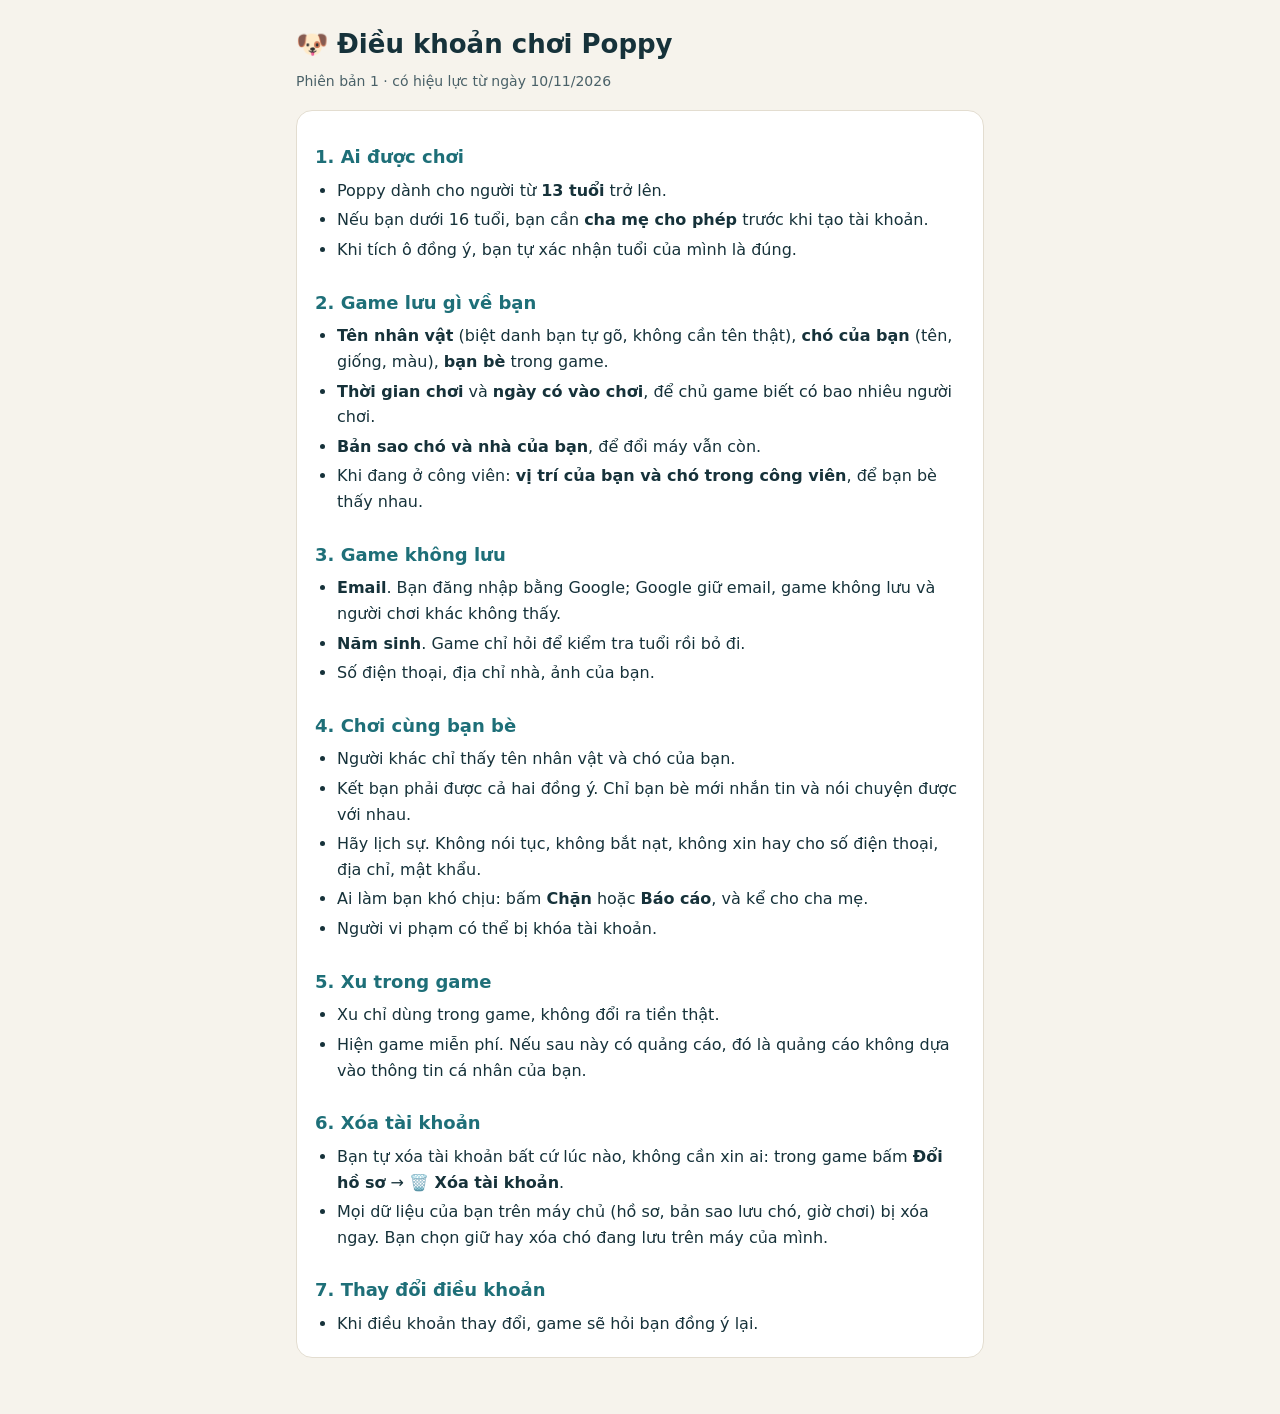
<file: poppy/dieu-khoan/index.html>
<!doctype html>
<html lang="vi">
<head>
<meta charset="utf-8">
<meta name="viewport" content="width=device-width, initial-scale=1">
<title>Điều khoản chơi Poppy</title>
<style>
:root{--bg:#F6F3EC;--card:#FFFFFF;--ink:#16323A;--ink2:#4A6168;--line:#E3DDD0;--accent:#1E6F78}
@media (prefers-color-scheme: dark){:root:not([data-theme="light"]){--bg:#10191C;--card:#18252A;--ink:#E8F0F1;--ink2:#B5C5C8;--line:#2A3B40;--accent:#4FB3BD}}
:root[data-theme="dark"]{--bg:#10191C;--card:#18252A;--ink:#E8F0F1;--ink2:#B5C5C8;--line:#2A3B40;--accent:#4FB3BD}
*{box-sizing:border-box}
body{margin:0;background:var(--bg);color:var(--ink);font:16px/1.6 system-ui,-apple-system,"Segoe UI",Roboto,sans-serif}
main{max-width:720px;margin:0 auto;padding:24px 16px 56px}
h1{font-size:26px;margin:0 0 4px} h2{font-size:18px;margin:26px 0 6px;color:var(--accent)}
.sub{color:var(--ink2);margin:0 0 18px;font-size:14px}
.card{background:var(--card);border:1px solid var(--line);border-radius:16px;padding:6px 18px 14px}
ul{padding-left:22px;margin:6px 0} li{margin:4px 0}
</style>
</head>
<body>
<main>
  <h1>🐶 Điều khoản chơi Poppy</h1>
  <p class="sub">Phiên bản 1 · có hiệu lực từ ngày 10/11/2026</p>
  <div class="card">
    <h2>1. Ai được chơi</h2>
    <ul>
      <li>Poppy dành cho người từ <b>13 tuổi</b> trở lên.</li>
      <li>Nếu bạn dưới 16 tuổi, bạn cần <b>cha mẹ cho phép</b> trước khi tạo tài khoản.</li>
      <li>Khi tích ô đồng ý, bạn tự xác nhận tuổi của mình là đúng.</li>
    </ul>

    <h2>2. Game lưu gì về bạn</h2>
    <ul>
      <li><b>Tên nhân vật</b> (biệt danh bạn tự gõ, không cần tên thật), <b>chó của bạn</b> (tên, giống, màu), <b>bạn bè</b> trong game.</li>
      <li><b>Thời gian chơi</b> và <b>ngày có vào chơi</b>, để chủ game biết có bao nhiêu người chơi.</li>
      <li><b>Bản sao chó và nhà của bạn</b>, để đổi máy vẫn còn.</li>
      <li>Khi đang ở công viên: <b>vị trí của bạn và chó trong công viên</b>, để bạn bè thấy nhau.</li>
    </ul>

    <h2>3. Game không lưu</h2>
    <ul>
      <li><b>Email</b>. Bạn đăng nhập bằng Google; Google giữ email, game không lưu và người chơi khác không thấy.</li>
      <li><b>Năm sinh</b>. Game chỉ hỏi để kiểm tra tuổi rồi bỏ đi.</li>
      <li>Số điện thoại, địa chỉ nhà, ảnh của bạn.</li>
    </ul>

    <h2>4. Chơi cùng bạn bè</h2>
    <ul>
      <li>Người khác chỉ thấy tên nhân vật và chó của bạn.</li>
      <li>Kết bạn phải được cả hai đồng ý. Chỉ bạn bè mới nhắn tin và nói chuyện được với nhau.</li>
      <li>Hãy lịch sự. Không nói tục, không bắt nạt, không xin hay cho số điện thoại, địa chỉ, mật khẩu.</li>
      <li>Ai làm bạn khó chịu: bấm <b>Chặn</b> hoặc <b>Báo cáo</b>, và kể cho cha mẹ.</li>
      <li>Người vi phạm có thể bị khóa tài khoản.</li>
    </ul>

    <h2>5. Xu trong game</h2>
    <ul>
      <li>Xu chỉ dùng trong game, không đổi ra tiền thật.</li>
      <li>Hiện game miễn phí. Nếu sau này có quảng cáo, đó là quảng cáo không dựa vào thông tin cá nhân của bạn.</li>
    </ul>

    <h2>6. Xóa tài khoản</h2>
    <ul>
      <li>Bạn tự xóa tài khoản bất cứ lúc nào, không cần xin ai: trong game bấm <b>Đổi hồ sơ</b> → <b>🗑️ Xóa tài khoản</b>.</li>
      <li>Mọi dữ liệu của bạn trên máy chủ (hồ sơ, bản sao lưu chó, giờ chơi) bị xóa ngay. Bạn chọn giữ hay xóa chó đang lưu trên máy của mình.</li>
    </ul>

    <h2>7. Thay đổi điều khoản</h2>
    <ul>
      <li>Khi điều khoản thay đổi, game sẽ hỏi bạn đồng ý lại.</li>
    </ul>
  </div>
</main>
</body>
</html>
</file>
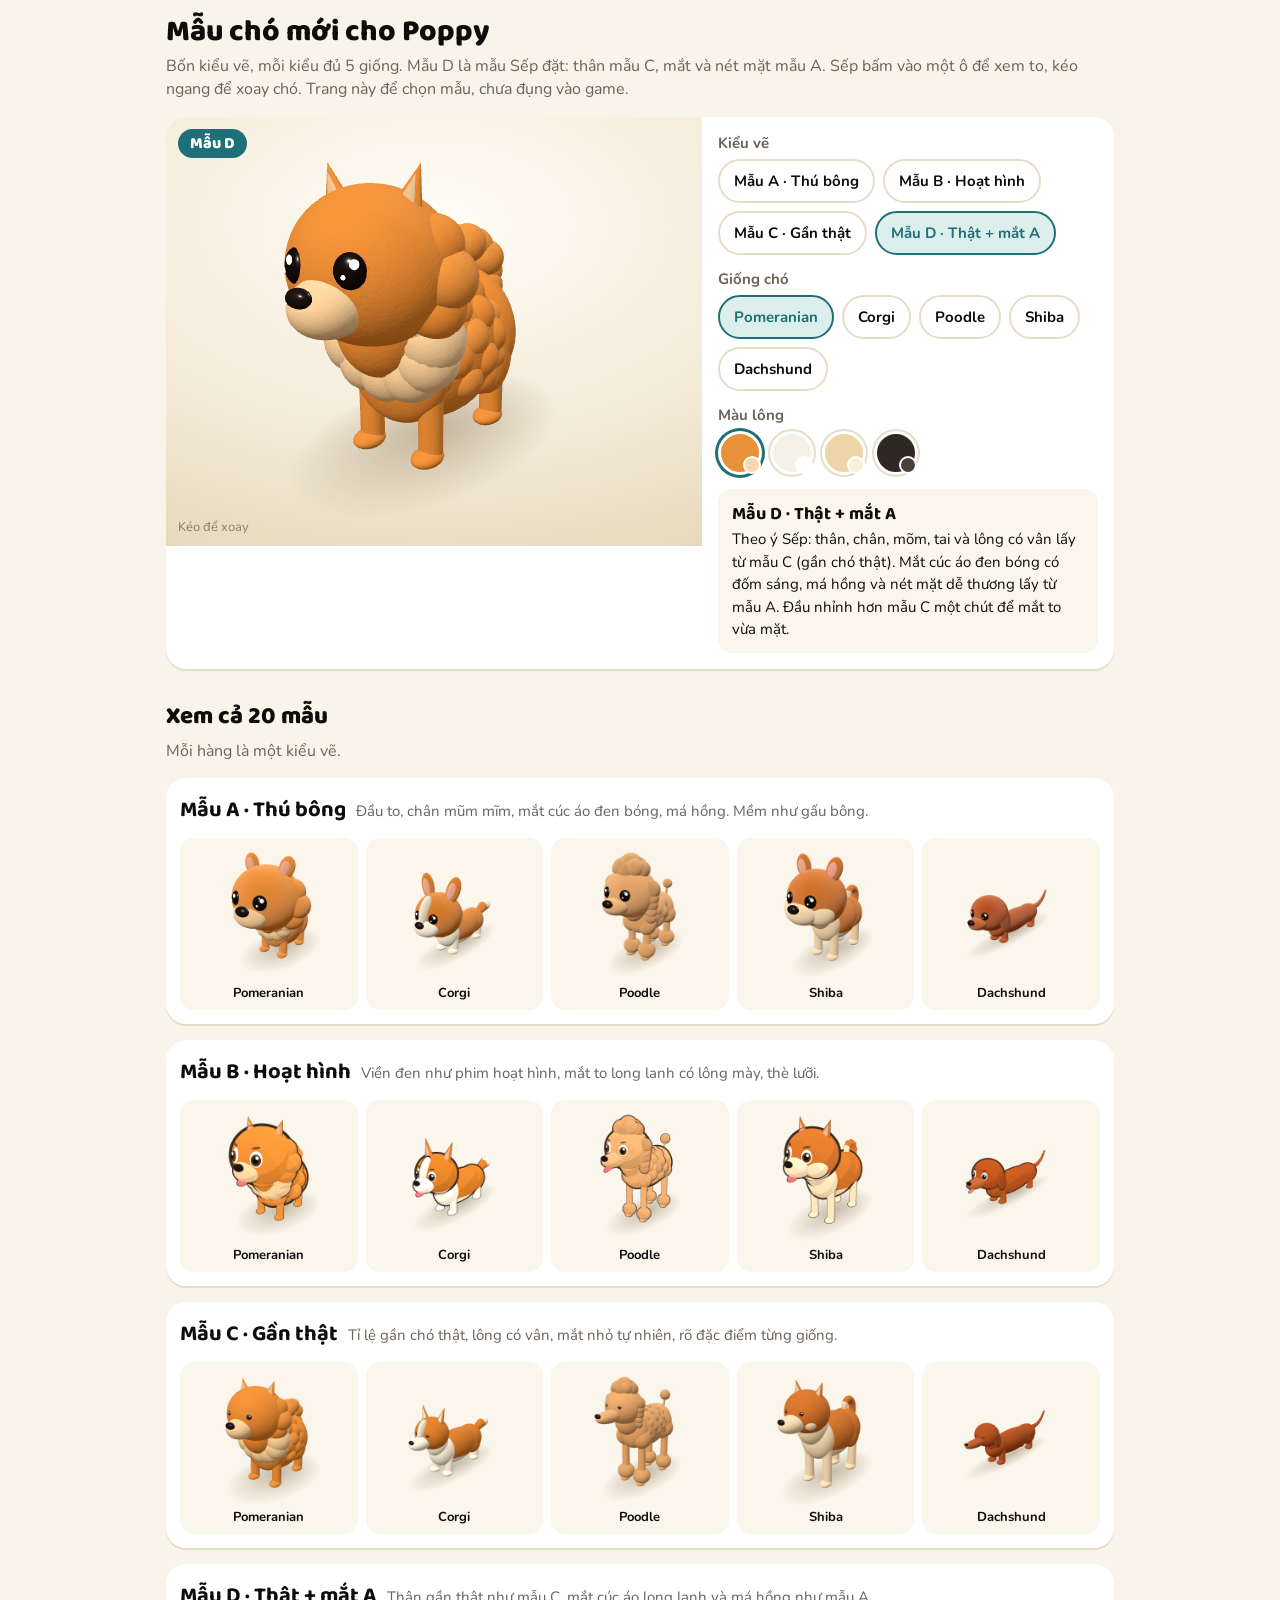
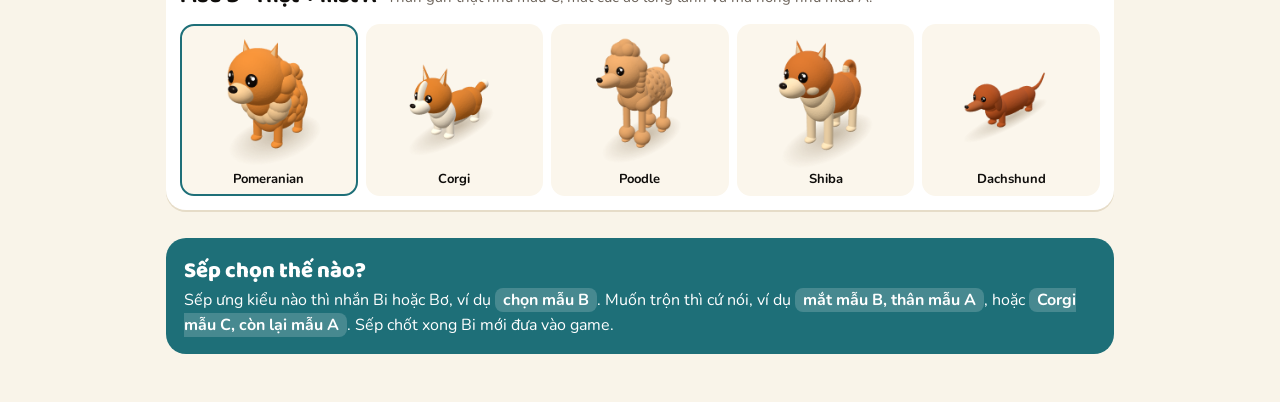
<file: poppy/mau-cho/index.html>
<!doctype html>
<html lang="vi">
<head>
<meta charset="utf-8">
<meta name="viewport" content="width=device-width, initial-scale=1, viewport-fit=cover">
<title>Mẫu chó Poppy</title>
<link rel="stylesheet" href="../fonts/fonts.css">
<script src="../lib/three.min.js"></script>
<style>
:root{
  --cream:#F9F4E9; --ink:#0F0D0B; --muted:#6B6259; --line:#E6DCC8;
  --teal:#1E6F78; --teal-l:#DDEFEC; --sun:#FFB547; --card:#FFFFFF;
}
*{box-sizing:border-box;-webkit-tap-highlight-color:transparent}
html,body{margin:0;background:var(--cream);color:var(--ink);font-family:Nunito,"Segoe UI",Arial,sans-serif}
h1,h2,h3{font-family:"Baloo 2",Nunito,sans-serif;font-weight:800;margin:0}
.wrap{max-width:980px;margin:0 auto;padding:16px 16px 48px}
header h1{font-size:30px;line-height:1.1}
header p{margin:6px 0 0;color:var(--muted);font-size:16px;line-height:1.45}
.viewer{align-items:start;margin-top:16px;background:var(--card);border-radius:20px;box-shadow:0 2px 0 var(--line);overflow:hidden;display:grid;grid-template-columns:1.3fr 1fr}
@media (max-width:760px){ .viewer{grid-template-columns:1fr} }
.stage{position:relative;aspect-ratio:4/3.2;background:radial-gradient(120% 90% at 50% 25%,#FFFDF7 0%,#F3E9D6 60%,#E5D5B8 100%);touch-action:none;cursor:grab}
.stage canvas{display:block;width:100%;height:100%}
.stage .hint{position:absolute;left:12px;bottom:10px;font-size:13px;color:#8a7d6b;pointer-events:none}
.stage .tag{position:absolute;left:12px;top:12px;background:var(--teal);color:#fff;font-family:"Baloo 2";font-weight:800;padding:2px 12px;border-radius:999px;font-size:16px}
.panel{padding:16px;display:flex;flex-direction:column;gap:14px}
.panel h3{font-size:15px;color:var(--muted);font-family:Nunito;font-weight:700;margin-bottom:6px}
.chips{display:flex;flex-wrap:wrap;gap:8px}
.chip{border:2px solid var(--line);background:#fff;border-radius:999px;padding:8px 14px;font:700 15px Nunito,sans-serif;color:var(--ink);cursor:pointer;min-height:44px}
.chip.on{border-color:var(--teal);background:var(--teal-l);color:var(--teal)}
.sw{width:44px;height:44px;border-radius:50%;border:3px solid #fff;box-shadow:0 0 0 2px var(--line);cursor:pointer;position:relative}
.sw.on{box-shadow:0 0 0 3px var(--teal)}
.sw i{position:absolute;right:-2px;bottom:-2px;width:18px;height:18px;border-radius:50%;border:2px solid #fff}
.desc{background:#FBF6EC;border-radius:14px;padding:12px 14px;font-size:15px;line-height:1.5}
.desc b{font-family:"Baloo 2";font-size:18px}
section.styles{margin-top:28px}
section.styles h2{font-size:24px}
section.styles > p{margin:4px 0 0;color:var(--muted)}
.row{margin-top:16px;background:var(--card);border-radius:20px;padding:14px;box-shadow:0 2px 0 var(--line)}
.row .head{display:flex;align-items:baseline;gap:10px;flex-wrap:wrap}
.row .head b{font-family:"Baloo 2";font-size:22px}
.row .head span{color:var(--muted);font-size:15px}
.thumbs{margin-top:10px;display:grid;grid-template-columns:repeat(5,1fr);gap:8px}
@media (max-width:620px){ .thumbs{grid-template-columns:repeat(3,1fr)} }
.th{border:2px solid transparent;border-radius:14px;background:#FBF6EC;padding:4px 4px 6px;text-align:center;cursor:pointer;font:700 13px Nunito,sans-serif;color:var(--ink)}
.th.on{border-color:var(--teal)}
.th img{display:block;width:100%;aspect-ratio:26/22;object-fit:contain}
.th .ph{width:100%;aspect-ratio:26/22;border-radius:10px;background:linear-gradient(90deg,#f1e8d7,#faf4e8,#f1e8d7);background-size:200% 100%;animation:sh 1.2s infinite linear}
@keyframes sh{to{background-position:-200% 0}}
.how{margin-top:28px;background:var(--teal);color:#fff;border-radius:20px;padding:16px 18px;line-height:1.55}
.how h2{font-size:22px}
.how code{background:rgba(255,255,255,.18);padding:1px 8px;border-radius:8px;font-family:inherit;font-weight:700}
</style>
</head>
<body>
<div class="wrap">
  <header>
    <h1>Mẫu chó mới cho Poppy</h1>
    <p>Bốn kiểu vẽ, mỗi kiểu đủ 5 giống. Mẫu D là mẫu Sếp đặt: thân mẫu C, mắt và nét mặt mẫu A. Sếp bấm vào một ô để xem to, kéo ngang để xoay chó. Trang này để chọn mẫu, chưa đụng vào game.</p>
  </header>

  <div class="viewer">
    <div class="stage" id="stage"><span class="tag" id="tag">Mẫu A</span><span class="hint">Kéo để xoay</span></div>
    <div class="panel">
      <div><h3>Kiểu vẽ</h3><div class="chips" id="styleChips"></div></div>
      <div><h3>Giống chó</h3><div class="chips" id="breedChips"></div></div>
      <div><h3>Màu lông</h3><div class="chips" id="coatChips"></div></div>
      <div class="desc" id="desc"></div>
    </div>
  </div>

  <section class="styles">
    <h2>Xem cả 20 mẫu</h2>
    <p>Mỗi hàng là một kiểu vẽ.</p>
    <div id="rows"></div>
  </section>

  <div class="how">
    <h2>Sếp chọn thế nào?</h2>
    Sếp ưng kiểu nào thì nhắn Bi hoặc Bơ, ví dụ <code>chọn mẫu B</code>. Muốn trộn thì cứ nói, ví dụ <code>mắt mẫu B, thân mẫu A</code>, hoặc <code>Corgi mẫu C, còn lại mẫu A</code>. Sếp chốt xong Bi mới đưa vào game.
  </div>
</div>

<script>
/* ================= Dữ liệu ================= */
const BREEDS = {
  pom:{ name:"Pomeranian", bodyL:.50, bodyH:.42, legL:.13, legW:.05, head:.19, snout:.07, snoutW:.46,
        ear:"prick", earH:.55, earW:.42, tail:"plume", fur:"fluffy", muzzleSecond:true,
        coats:[{n:"Cam",main:"#E8913A",second:"#F7D7AE"},{n:"Trắng",main:"#F6F1E7",second:"#FFFFFF"},{n:"Kem",main:"#EED5A8",second:"#FBF0DC"},{n:"Đen",main:"#2E2724",second:"#4A403A"}] },
  corgi:{ name:"Corgi", bodyL:.82, bodyH:.36, legL:.12, legW:.064, head:.165, snout:.14, snoutW:.5,
        ear:"prick", earH:1.0, earW:.56, tail:"fox", belly:true, legSecond:true, blaze:true, muzzleSecond:true,
        coats:[{n:"Đỏ trắng",main:"#D9822B",second:"#FFFFFF"},{n:"Ba màu",main:"#2E2724",second:"#FFFFFF",points:"#C98A4B"},{n:"Vàng nhạt",main:"#E2B373",second:"#FFFFFF"}] },
  poodle:{ name:"Poodle", bodyL:.55, bodyH:.34, legL:.36, legW:.045, head:.14, snout:.16, snoutW:.42,
        ear:"curly", tail:"pompom", fur:"curly",
        coats:[{n:"Mơ",main:"#E8B07A",second:"#F3CFA5"},{n:"Trắng",main:"#F5F2EA",second:"#FFFFFF"},{n:"Nâu",main:"#6B4226",second:"#86583A"},{n:"Đen",main:"#2A2424",second:"#3A3434"}] },
  shiba:{ name:"Shiba", bodyL:.62, bodyH:.38, legL:.26, legW:.056, head:.165, snout:.12, snoutW:.5,
        ear:"prick", earH:.7, earW:.5, tail:"curl", belly:true, cheeks:true, muzzleSecond:true, legSecond:true,
        coats:[{n:"Đỏ",main:"#D2772F",second:"#F6E6CC"},{n:"Mè",main:"#A8763E",second:"#F2E2C6"},{n:"Đen nâu",main:"#2E2724",second:"#F2E2C6",points:"#C98A4B"},{n:"Kem",main:"#ECD9B5",second:"#FFF8EA"}] },
  dachshund:{ name:"Dachshund", bodyL:.95, bodyH:.28, legL:.10, legW:.056, head:.135, snout:.21, snoutW:.42,
        ear:"drop", tail:"long",
        coats:[{n:"Đỏ",main:"#B5541F",second:"#C8703A"},{n:"Đen nâu",main:"#2B1D16",second:"#2B1D16",points:"#B8763A"},{n:"Sô-cô-la",main:"#5A3420",second:"#6E4530",points:"#B8763A"},{n:"Kem",main:"#E6C08F",second:"#F0D3AC"}] }
};
const ORDER = ["pom","corgi","poodle","shiba","dachshund"];
const STYLES = {
  A:{ name:"Mẫu A · Thú bông", short:"Đầu to, chân mũm mĩm, mắt cúc áo đen bóng, má hồng. Mềm như gấu bông.",
      long:"Giống thú nhồi bông: đầu thật to so với thân, chân ngắn mũm mĩm, tai tròn mềm. Mắt là hai cúc áo đen bóng, có má hồng. Bề mặt mịn như vải nỉ. Hợp với các bé nhỏ.",
      headK:1.6, legLenK:.72, legThickK:1.55, snoutK:.55, eye:"button", mat:"plush", outline:false, blush:true, fluff:.5, roundEars:true },
  B:{ name:"Mẫu B · Hoạt hình", short:"Viền đen như phim hoạt hình, mắt to long lanh có lông mày, thè lưỡi.",
      long:"Kiểu phim hoạt hình: có viền đen quanh hình, tô màu theo mảng rõ ràng. Mắt to long lanh, có lông mày để làm vẻ mặt (vui, buồn, ngạc nhiên), hay thè lưỡi. Nhìn vui nhộn, dễ đọc cảm xúc.",
      headK:1.3, legLenK:.9, legThickK:1.2, snoutK:.85, eye:"toon", mat:"toon", outline:true, blush:true, fluff:.85, tongue:true },
  C:{ name:"Mẫu C · Gần thật", short:"Tỉ lệ gần chó thật, lông có vân, mắt nhỏ tự nhiên, rõ đặc điểm từng giống.",
      long:"Tỉ lệ gần với chó thật hơn: đầu vừa phải, mõm dài đúng giống, chân thật. Lông có vân nhẹ, mắt nhỏ và tự nhiên. Nhìn là nhận ra giống ngay. Hợp với bé lớn hơn, thích chó thật.",
      headK:1.05, legLenK:.92, legThickK:1.4, snoutK:1.1, eye:"real", mat:"real", outline:false, blush:false, fluff:1.6 },
  D:{ name:"Mẫu D · Thật + mắt A", short:"Thân gần thật như mẫu C, mắt cúc áo long lanh và má hồng như mẫu A.",
      long:"Theo ý Sếp: thân, chân, mõm, tai và lông có vân lấy từ mẫu C (gần chó thật). Mắt cúc áo đen bóng có đốm sáng, má hồng và nét mặt dễ thương lấy từ mẫu A. Đầu nhỉnh hơn mẫu C một chút để mắt to vừa mặt.",
      headK:1.15, legLenK:.92, legThickK:1.4, snoutK:1.0, eye:"button", mat:"real", outline:false, blush:true, fluff:1.6 }
};

/* ================= Tiện ích ================= */
function shade(hex, f){
  const n = parseInt(hex.slice(1),16); let r=n>>16, g=(n>>8)&255, b=n&255;
  if (f<0){ r*=1+f; g*=1+f; b*=1+f; } else { r+=(255-r)*f; g+=(255-g)*f; b+=(255-b)*f; }
  return "#"+[r,g,b].map(v=>Math.round(Math.max(0,Math.min(255,v))).toString(16).padStart(2,"0")).join("");
}
const SPH = new THREE.SphereGeometry(1, 40, 28);
const SPH_LO = new THREE.SphereGeometry(1, 18, 12);
const toonGrad = (()=>{ const t = new THREE.DataTexture(new Uint8Array([90,90,90,255, 175,175,175,255, 255,255,255,255]), 3, 1); t.minFilter = t.magFilter = THREE.NearestFilter; t.needsUpdate = true; return t; })();
const furTex = (()=>{
  const c = document.createElement("canvas"); c.width = c.height = 256; const g = c.getContext("2d");
  g.fillStyle = "#808080"; g.fillRect(0,0,256,256);
  for (let i=0;i<2600;i++){ const x=Math.random()*256, y=Math.random()*256, l=6+Math.random()*10, v=Math.random()*90+80;
    g.strokeStyle = `rgb(${v},${v},${v})`; g.lineWidth = 1 + Math.random(); g.beginPath(); g.moveTo(x,y); g.lineTo(x+(Math.random()-.5)*3, y+l); g.stroke(); }
  const t = new THREE.CanvasTexture(c); t.wrapS = t.wrapT = THREE.RepeatWrapping; t.repeat.set(3,3); return t;
})();
const blobTex = (()=>{
  const c = document.createElement("canvas"); c.width = c.height = 128; const g = c.getContext("2d");
  const gr = g.createRadialGradient(64,64,4,64,64,62); gr.addColorStop(0,"rgba(60,40,20,.42)"); gr.addColorStop(1,"rgba(60,40,20,0)");
  g.fillStyle = gr; g.fillRect(0,0,128,128); return new THREE.CanvasTexture(c);
})();
const OUTLINE = new THREE.MeshBasicMaterial({color:"#3A2A20", side:THREE.BackSide});

function makeMat(style, color, kind){
  if (kind === "gloss") return style.mat==="toon" ? new THREE.MeshToonMaterial({color, gradientMap:toonGrad}) : new THREE.MeshStandardMaterial({color, roughness:.18, metalness:0});
  if (kind === "flat")  return new THREE.MeshBasicMaterial({color});
  if (style.mat === "plush") return new THREE.MeshPhysicalMaterial({color, roughness:1, sheen:1, sheenRoughness:.75, sheenColor:new THREE.Color(shade(color,.55))});
  if (style.mat === "toon")  return new THREE.MeshToonMaterial({color, gradientMap:toonGrad});
  return new THREE.MeshStandardMaterial({color, roughness:.88, bumpMap:furTex, bumpScale:1.2});
}

/* ================= Dựng chó ================= */
function buildDog(breedKey, coatIdx, styleKey){
  const s = BREEDS[breedKey], st = STYLES[styleKey], c = s.coats[coatIdx] || s.coats[0];
  const main = c.main, second = c.second, points = c.points || null;
  const root = new THREE.Group();
  const anim = {eyes:[], tail:null, head:null, torso:null, ears:[]};
  const mats = {};
  const M = (col, kind="") => (mats[col+kind] ||= makeMat(st, col, kind));
  function E(parent, col, rx, ry, rz, x, y, z, o={}){
    const m = new THREE.Mesh(o.lo ? SPH_LO : SPH, o.mat || M(col, o.kind));
    m.scale.set(rx, ry, rz); m.position.set(x, y, z);
    if (o.rot) m.rotation.set(o.rot[0], o.rot[1], o.rot[2]);
    m.userData.ol = o.ol !== false;
    parent.add(m); return m;
  }
  const curly = s.fur === "curly", fluffy = s.fur === "fluffy";
  const dark = parseInt(main.slice(1,3),16) < 0x70;
  const coatC = curly ? shade(main, dark ? .1 : -.05) : main;

  const legL = s.legL * st.legLenK, legR = s.legW * st.legThickK * .5;
  const bl = s.bodyL/2, bh = s.bodyH/2, bw = bh*.86;
  const ty = legL + bh*.78;
  const body = new THREE.Group(); root.add(body); anim.torso = body;

  // thân
  E(body, main, bw, bh, bl*.92, 0, ty, 0);
  E(body, main, bw*.96, bh*.92, bl*.42, 0, ty+bh*.02, -bl*.62);                    // mông tròn
  E(body, s.belly ? second : main, bw*.88, bh*.88, bl*.36, 0, ty+bh*.04, bl*.66);    // ngực
  if (s.belly) E(body, second, bw*.86, bh*.6, bl*.8, 0, ty-bh*.4, bl*.06);            // bụng
  E(body, s.belly ? second : main, bw*.68, bh*.72, bh*.72, 0, ty+bh*.62, bl*.84);    // cổ

  // chân
  const legCol = s.legSecond ? second : (points || main);
  const topY = ty - bh*.25;
  for (const [sx, sz] of [[1,1],[-1,1],[1,-1],[-1,-1]]){
    const x = sx*bw*.56, z = sz*bl*.64;
    const len = Math.max(.001, topY - legR*1.2);
    const leg = new THREE.Mesh(new THREE.CapsuleGeometry(legR, len, 8, 16), M(legCol));
    leg.position.set(x, legR*1.2 + len/2, z); leg.userData.ol = true; root.add(leg);
    if (sz < 0 && st.mat === "real") E(root, main, bw*.42, bh*.62, bl*.3, x*.92, ty-bh*.25, z+legR*.6);   // đùi sau
    E(root, legCol, legR*1.18, legR*.72, legR*1.55, x, legR*.72, z+legR*.45);                              // bàn chân
    if (curly){ E(root, coatC, legR*2.3, legR*2.1, legR*2.3, x, legR*2.7, z); E(root, coatC, legR*2.4, legR*2.6, legR*2.4, x, topY-legR*.3, z); }
  }

  // lông xù / xoăn phủ thân
  if (fluffy || curly){
    // A: ít cục to, lún sâu (mịn như bông); B: vừa; C: nhiều cục nhỏ (lông có vân)
    const n = (fluffy && st.mat==="plush") ? 0 : Math.round((curly ? 60 : 40) * st.fluff), rr = bh*(curly ? .3 : .36) / Math.sqrt(st.fluff), sink = st.mat==="plush" ? .62 : .78;
    for (let i=0;i<n;i++){
      const y = 1 - (i+.5)/n*2, r = Math.sqrt(1-y*y), a = i*2.39996;
      if (y < -.55) continue;
      const px = Math.cos(a)*r, pz = Math.sin(a)*r;
      E(body, i%3 ? coatC : shade(coatC, curly ? -.07 : .06), rr, rr, rr, px*bw*sink, ty + y*bh*sink*1.05, pz*bl*sink, {lo:true});
    }
    if (fluffy){                                                                      // bờm cổ
      for (let i=0;i<12;i++){ const a = i/12*Math.PI*2;
        E(body, shade(second,-.02), bh*.42, bh*.42, bh*.42, Math.cos(a)*bw*.75, ty+bh*.5 + Math.sin(a)*bh*.55, bl*.8, {lo:true}); }
    }
  }

  // đầu
  const R = s.head * st.headK;
  const head = new THREE.Group(); head.position.set(0, ty + bh*.95 + R*.42, bl*.98 + R*.12); root.add(head); anim.head = head;
  E(head, main, R, R*.92, R*.94, 0, 0, 0);
  if (fluffy){ for (let i=0;i<10;i++){ const a = i/10*Math.PI*2; E(head, i%2?main:shade(main,.06), R*.36, R*.36, R*.36, Math.cos(a)*R*.88, Math.sin(a)*R*.6 - R*.12, -R*.22, {lo:true}); } }
  if (curly){ for (let i=0;i<9;i++){ const a = i/9*Math.PI*2; E(head, i%2?coatC:shade(coatC,-.07), R*.34, R*.34, R*.34, Math.cos(a)*R*.38, R*.82 + (i%2)*R*.1, Math.sin(a)*R*.3 - R*.05, {lo:true}); }
              E(head, coatC, R*.4, R*.4, R*.4, 0, R*1.02, -R*.05, {lo:true}); }
  if (s.cheeks){ const ck = st.mat==="real" ? .74 : 1; for (const sx of [-1,1]) E(head, second, R*.44*ck, R*.4*ck, R*.42*ck, sx*R*.48, -R*.32, R*.42); }
  if (s.blaze) E(head, second, R*.17, R*.62, R*.34, 0, R*.34, R*.78, {rot:[-.35,0,0]});
  if (points){ for (const sx of [-1,1]) E(head, points, R*.1, R*.07, R*.06, sx*R*.34, R*.4, R*.85, {ol:false}); }

  // mõm
  const snL = s.snout * st.snoutK;
  const muzC = s.muzzleSecond ? second : (points || shade(main,.1));
  const mzW = R*s.snoutW*(st.mat==="plush" ? 1.12 : .92), mzH = R*s.snoutW*.74, mzL = snL*.5 + R*.26;
  const mzZ = R*.7 + snL*.34, mzY = -R*.3;
  E(head, muzC, mzW, mzH, mzL, 0, mzY, mzZ);
  E(head, shade(muzC,-.06), mzW*.82, mzH*.5, mzL*.8, 0, mzY - mzH*.5, mzZ - mzL*.05);   // hàm dưới
  const noseR = R*(st.mat==="plush" ? .16 : .13);
  E(head, "#1C1412", noseR*1.25, noseR*.85, noseR*.8, 0, mzY + mzH*.55, mzZ + mzL*.93, {kind:"gloss"});
  if (st.tongue) E(head, "#EE7184", mzW*.42, mzH*.14, mzL*.45, 0, mzY - mzH*.82, mzZ + mzL*.55, {rot:[.5,0,0]});

  // mắt
  for (const sx of [-1,1]){
    const g = new THREE.Group();
    const d = new THREE.Vector3(sx*.43, .14, .89).normalize();
    g.position.copy(d).multiplyScalar(R*.9);
    g.lookAt(g.position.clone().add(d)); head.add(g);
    if (st.eye === "button"){
      E(g, "#120C0A", R*.19, R*.2, R*.11, 0,0,0, {kind:"gloss", ol:false});
      E(g, "#FFFFFF", R*.055, R*.055, R*.03, R*.06, R*.07, R*.1, {kind:"flat", ol:false});
      E(g, "#FFFFFF", R*.028, R*.028, R*.02, -R*.06, -R*.06, R*.1, {kind:"flat", ol:false});
    } else if (st.eye === "toon"){
      E(g, "#FFFFFF", R*.2, R*.24, R*.1, 0,0,0, {kind:"flat"});
      E(g, "#5C3A1E", R*.15, R*.17, R*.06, 0, -R*.02, R*.07, {kind:"flat", ol:false});
      E(g, "#120C0A", R*.09, R*.1, R*.04, 0, -R*.02, R*.11, {kind:"flat", ol:false});
      E(g, "#FFFFFF", R*.05, R*.05, R*.02, R*.05, R*.06, R*.14, {kind:"flat", ol:false});
      const brow = E(g, shade(main,-.45), R*.13, R*.035, R*.04, 0, R*.33, R*.05, {kind:"flat", ol:false}); brow.rotation.z = sx*.18;
    } else {
      E(g, "#1A0F0A", R*.12, R*.105, R*.06, 0,0,-R*.01, {ol:false});
      E(g, "#3B2414", R*.095, R*.085, R*.06, 0,0,R*.02, {kind:"gloss", ol:false});
      E(g, "#FFFFFF", R*.022, R*.022, R*.012, R*.03, R*.035, R*.07, {kind:"flat", ol:false});
    }
    anim.eyes.push(g);
    if (st.blush) E(head, "#FF9AA8", R*.16, R*.09, R*.04, sx*R*.62, -R*.22, R*.6, {kind:"flat", ol:false, rot:[0, sx*.75, 0]});
  }

  // tai
  for (const sx of [-1,1]){
    const p = new THREE.Group(); head.add(p); anim.ears.push(p);
    if (s.ear === "prick"){
      p.position.set(sx*R*.5, R*.66, -R*.08); p.rotation.set(-.12, 0, -sx*.32);
      const h = R*s.earH, w = R*s.earW;
      if (st.roundEars){
        E(p, main, w*.55, h*.55, w*.28, 0, h*.45, 0);
        E(p, "#F2B1A8", w*.32, h*.36, w*.12, 0, h*.42, w*.2, {ol:false});
      } else {
        const cone = new THREE.Mesh(new THREE.ConeGeometry(w*.5, h, st.mat==="real" ? 10 : 24), M(main)); cone.scale.z = .42; cone.position.y = h*.42; cone.userData.ol = true; p.add(cone);
        const inn = new THREE.Mesh(new THREE.ConeGeometry(w*.3, h*.7, 16), M(st.mat==="real" ? shade(second,-.05) : "#F2B1A8")); inn.scale.z = .3; inn.position.set(0, h*.36, w*.1); p.add(inn);
      }
    } else if (s.ear === "drop"){
      p.position.set(sx*R*.8, R*.28, -R*.12); p.rotation.set(.05, 0, sx*.18);
      E(p, shade(main,-.12), R*.13, R*.68, R*.4, 0, -R*.5, 0);
    } else if (s.ear === "curly"){
      p.position.set(sx*R*.82, R*.22, -R*.06);
      for (let i=0;i<5;i++) E(p, i%2?coatC:shade(coatC,-.07), R*(.34-i*.03), R*(.34-i*.03), R*(.3-i*.03), sx*R*.03, -i*R*.26, 0, {lo:true});
    }
  }

  // đuôi
  const tail = new THREE.Group(); tail.position.set(0, ty + bh*.35, -bl*.98); root.add(tail); anim.tail = tail;
  const L = s.bodyL;
  const T = {
    curl:   {p:[[0,0],[-.05,.12],[-.02,.24],[.07,.29],[.16,.25],[.17,.15]], r0:.06, r1:.045, tip:second},
    plume:  {p:[[0,0],[-.06,.14],[.0,.3],[.14,.36],[.26,.3]], r0:.08, r1:.1, tip:shade(main,.08), fluffy:true},
    fox:    {p:[[0,0],[-.12,.05],[-.24,.08]], r0:.05, r1:.075, tip:second},
    pompom: {p:[[0,0],[-.04,.14],[-.07,.28]], r0:.018, r1:.016, ball:.085},
    long:   {p:[[0,0],[-.14,.01],[-.27,.07],[-.36,.17]], r0:.032, r1:.012}
  }[s.tail];
  const curve = new THREE.CatmullRomCurve3(T.p.map(([z,y])=>new THREE.Vector3(0, y*L, z*L)));
  const N = 22;
  for (let i=0;i<=N;i++){
    const t = i/N, pt = curve.getPoint(t), r = (T.r0 + (T.r1-T.r0)*t) * L * (st.mat==="plush" ? 1.2 : 1);
    const col = (T.tip && t > .78) ? T.tip : main;
    E(tail, curly ? coatC : col, r, r, r, pt.x, pt.y, pt.z, {lo:true, ol: i%3===0});
    if (T.fluffy && i%3===0) E(tail, shade(main,.05), r*1.25, r*1.25, r*1.25, pt.x + (i%2?.01:-.01), pt.y, pt.z, {lo:true, ol:false});
  }
  if (T.ball){ const pt = curve.getPoint(1); E(tail, coatC, T.ball*L, T.ball*L, T.ball*L, pt.x, pt.y, pt.z, {lo:true}); }

  // bóng mờ dưới chân
  const blob = new THREE.Mesh(new THREE.PlaneGeometry(1,1), new THREE.MeshBasicMaterial({map:blobTex, transparent:true, depthWrite:false}));
  blob.userData.noBox = true; blob.rotation.x = -Math.PI/2; blob.position.y = .002; blob.scale.set(bw*3.6, s.bodyL*1.7 + R, 1); root.add(blob);

  // viền hoạt hình
  if (st.outline){
    const list = []; root.traverse(o=>{ if (o.isMesh && o.userData.ol && o !== blob) list.push(o); });
    for (const m of list){ const o = new THREE.Mesh(m.geometry, OUTLINE); o.scale.setScalar(1.09); m.add(o); }
  }
  root.traverse(o=>{ if (o.isMesh) o.frustumCulled = false; });
  return {root, anim};
}

/* ================= Khung xem lớn ================= */
const stage = document.getElementById("stage");
const renderer = new THREE.WebGLRenderer({antialias:true, alpha:true, preserveDrawingBuffer:true});
renderer.setPixelRatio(Math.min(2, window.devicePixelRatio || 1));
renderer.outputColorSpace = THREE.SRGBColorSpace;
stage.appendChild(renderer.domElement);
const scene = new THREE.Scene();
const camera = new THREE.PerspectiveCamera(30, 1, .05, 50);
function lights(sc){
  sc.add(new THREE.HemisphereLight("#FFF6E8", "#B9A68A", 1.6));
  const sun = new THREE.DirectionalLight("#FFF1D6", 2.2); sun.position.set(-1.5, 3, 2.6); sc.add(sun);
  const rim = new THREE.DirectionalLight("#DCEBFF", .9); rim.position.set(2, 1.5, -2); sc.add(rim);
}
lights(scene);

const QS0 = new URLSearchParams(location.search);
const state = {style: STYLES[QS0.get("s")] ? QS0.get("s") : "D", breed: BREEDS[QS0.get("b")] ? QS0.get("b") : "pom", coat:0};
let cur = null, spin = -.6, dragging = false, lastX = 0, idleT = 0;

function frame(cam, root, w, h){
  const box = new THREE.Box3(); root.updateMatrixWorld(true); root.children.forEach(ch=>{ if (!ch.userData.noBox) box.expandByObject(ch); });
  const size = box.getSize(new THREE.Vector3()), ctr = box.getCenter(new THREE.Vector3());
  const rad = Math.max(size.x, size.y, size.z) * .62;
  const dist = rad / Math.sin(THREE.MathUtils.degToRad(cam.fov/2)) * (w < h ? 1.25 : 1.0);
  cam.aspect = w/h; cam.updateProjectionMatrix();
  cam.position.set(ctr.x, ctr.y + dist*.32, ctr.z + dist*.95);
  cam.lookAt(ctr.x, ctr.y*.85, ctr.z);
}
function show(){
  if (cur){ scene.remove(cur.root); }
  cur = buildDog(state.breed, state.coat, state.style);
  const r0 = cur.root.rotation.y; cur.root.rotation.y = 0;
  scene.add(cur.root);
  const w = stage.clientWidth, h = stage.clientHeight;
  renderer.setSize(w, h, false);
  frame(camera, cur.root, w, h);
  cur.root.rotation.y = spin;
  document.getElementById("tag").textContent = "Mẫu " + state.style;
  ui();
}
function ui(){
  const st = STYLES[state.style], B = BREEDS[state.breed];
  document.getElementById("styleChips").innerHTML = Object.keys(STYLES).map(k=>`<button class="chip ${k===state.style?"on":""}" data-s="${k}">${STYLES[k].name}</button>`).join("");
  document.getElementById("breedChips").innerHTML = ORDER.map(k=>`<button class="chip ${k===state.breed?"on":""}" data-b="${k}">${BREEDS[k].name}</button>`).join("");
  document.getElementById("coatChips").innerHTML = B.coats.map((c,i)=>`<button class="sw ${i===state.coat?"on":""}" data-c="${i}" title="${c.n}" aria-label="${c.n}" style="background:${c.main}"><i style="background:${c.points||c.second}"></i></button>`).join("");
  document.getElementById("desc").innerHTML = `<b>${st.name}</b><br>${st.long}`;
  document.querySelectorAll(".th").forEach(t=>t.classList.toggle("on", t.dataset.s===state.style && t.dataset.b===state.breed));
}
document.querySelector(".panel").addEventListener("click", e=>{
  const b = e.target.closest("button"); if (!b) return;
  if (b.dataset.s){ state.style = b.dataset.s; }
  if (b.dataset.b){ state.breed = b.dataset.b; state.coat = 0; }
  if (b.dataset.c){ state.coat = +b.dataset.c; }
  show();
});
stage.addEventListener("pointerdown", e=>{ dragging = true; lastX = e.clientX; stage.setPointerCapture(e.pointerId); stage.style.cursor = "grabbing"; });
stage.addEventListener("pointermove", e=>{ if (!dragging) return; spin += (e.clientX - lastX) * .012; lastX = e.clientX; idleT = 0; });
const endDrag = ()=>{ dragging = false; stage.style.cursor = ""; };
stage.addEventListener("pointerup", endDrag); stage.addEventListener("pointercancel", endDrag);
window.addEventListener("resize", ()=>{ if (cur){ const r = cur.root.rotation.y; cur.root.rotation.y = 0; const w = stage.clientWidth, h = stage.clientHeight; renderer.setSize(w, h, false); frame(camera, cur.root, w, h); cur.root.rotation.y = r; } });

function animate(a, t){
  a.tail.rotation.y = Math.sin(t*7) * .45;
  a.head.rotation.z = Math.sin(t*.8) * .08;
  a.head.rotation.x = Math.sin(t*.55) * .04;
  a.torso.scale.y = 1 + Math.sin(t*2.4)*.008;
  const blink = (t % 3.4) < .12 ? .12 : 1;
  for (const e of a.eyes) e.scale.y = blink;
  a.ears.forEach((p,i)=>{ p.rotation.y = Math.sin(t*1.3 + i)*.05; });
}
const clock = new THREE.Clock();
const SIM = new URLSearchParams(location.search).has("sim");
function loop(){
  const dt = Math.min(.05, clock.getDelta()), t = clock.elapsedTime;
  if (!dragging){ idleT += dt; if (idleT > 2.5) spin += dt*.35; }
  if (cur){ cur.root.rotation.y = spin; animate(cur.anim, t); }
  renderer.render(scene, camera);
  if (DBG) document.querySelector(".hint").textContent = `w=${stage.clientWidth} h=${stage.clientHeight} calls=${renderer.info.render.calls} lost=${renderer.getContext().isContextLost()} cam=${camera.position.toArray().map(v=>v.toFixed(2))} asp=${camera.aspect.toFixed(2)}`;
}
const DBG = new URLSearchParams(location.search).has("dbg");
if (SIM) setInterval(loop, 33); else renderer.setAnimationLoop(loop);

/* ================= Ảnh nhỏ 20 mẫu ================= */
document.getElementById("rows").innerHTML = Object.keys(STYLES).map(sk=>`
  <div class="row"><div class="head"><b>${STYLES[sk].name}</b><span>${STYLES[sk].short}</span></div>
  <div class="thumbs">${ORDER.map(bk=>`<button class="th" data-s="${sk}" data-b="${bk}"><div class="ph" id="ph-${sk}-${bk}"></div>${BREEDS[bk].name}</button>`).join("")}</div></div>`).join("");
document.getElementById("rows").addEventListener("click", e=>{
  const t = e.target.closest(".th"); if (!t) return;
  state.style = t.dataset.s; state.breed = t.dataset.b; state.coat = 0; show();
  document.querySelector(".viewer").scrollIntoView({behavior:"smooth", block:"start"});
});
function makeThumbs(){
  const TW = 260, TH = 220;
  const tr = new THREE.WebGLRenderer({antialias:true, alpha:true, preserveDrawingBuffer:true});
  tr.setPixelRatio(1.5); tr.setSize(TW, TH, false); tr.outputColorSpace = THREE.SRGBColorSpace;
  const ts = new THREE.Scene(); lights(ts);
  const tc = new THREE.PerspectiveCamera(30, TW/TH, .05, 50);
  const jobs = []; for (const sk of Object.keys(STYLES)) for (const bk of ORDER) jobs.push([sk,bk]);
  (function next(){
    const job = jobs.shift(); if (!job){ tr.dispose(); return; }
    const [sk, bk] = job, d = buildDog(bk, 0, sk);
    ts.add(d.root); d.root.rotation.y = -.62; frame(tc, d.root, TW, TH);
    tr.render(ts, tc);
    const img = new Image(); img.alt = STYLES[sk].name + " " + BREEDS[bk].name; img.src = tr.domElement.toDataURL("image/png");
    const ph = document.getElementById(`ph-${sk}-${bk}`); if (ph) ph.replaceWith(img);
    ts.remove(d.root);
    setTimeout(next, 0);
  })();
}

// ?w=390 : ép trang về khổ điện thoại để chụp thử trên máy tính
if (new URLSearchParams(location.search).get("w")){
  const w = +new URLSearchParams(location.search).get("w");
  const css = document.createElement("style");
  css.textContent = `.wrap{max-width:${w}px;margin:0} .viewer{grid-template-columns:1fr} .thumbs{grid-template-columns:repeat(3,1fr)}`;
  document.head.appendChild(css);
}
show();
setTimeout(makeThumbs, 50);
</script>
</body>
</html>
</file>
<file: poppy/fonts/fonts.css>
/* baloo-2-vietnamese-700-normal */
@font-face {
  font-family: 'Baloo 2';
  font-style: normal;
  font-display: swap;
  font-weight: 700;
  src: url(baloo-2-vietnamese-700-normal.woff2) format('woff2');
  unicode-range: U+0102-0103,U+0110-0111,U+0128-0129,U+0168-0169,U+01A0-01A1,U+01AF-01B0,U+0300-0301,U+0303-0304,U+0308-0309,U+0323,U+0329,U+1EA0-1EF9,U+20AB;
}
/* baloo-2-latin-ext-700-normal */
@font-face {
  font-family: 'Baloo 2';
  font-style: normal;
  font-display: swap;
  font-weight: 700;
  src: url(baloo-2-latin-ext-700-normal.woff2) format('woff2');
  unicode-range: U+0100-02AF,U+0304,U+0308,U+0329,U+1E00-1E9F,U+1EF2-1EFF,U+2020,U+20A0-20AB,U+20AD-20CF,U+2113,U+2C60-2C7F,U+A720-A7FF;
}
/* baloo-2-latin-700-normal */
@font-face {
  font-family: 'Baloo 2';
  font-style: normal;
  font-display: swap;
  font-weight: 700;
  src: url(baloo-2-latin-700-normal.woff2) format('woff2');
  unicode-range: U+0000-00FF,U+0131,U+0152-0153,U+02BB-02BC,U+02C6,U+02DA,U+02DC,U+0304,U+0308,U+0329,U+2000-206F,U+2074,U+20AC,U+2122,U+2191,U+2193,U+2212,U+2215,U+FEFF,U+FFFD;
}
/* baloo-2-vietnamese-800-normal */
@font-face {
  font-family: 'Baloo 2';
  font-style: normal;
  font-display: swap;
  font-weight: 800;
  src: url(baloo-2-vietnamese-800-normal.woff2) format('woff2');
  unicode-range: U+0102-0103,U+0110-0111,U+0128-0129,U+0168-0169,U+01A0-01A1,U+01AF-01B0,U+0300-0301,U+0303-0304,U+0308-0309,U+0323,U+0329,U+1EA0-1EF9,U+20AB;
}
/* baloo-2-latin-ext-800-normal */
@font-face {
  font-family: 'Baloo 2';
  font-style: normal;
  font-display: swap;
  font-weight: 800;
  src: url(baloo-2-latin-ext-800-normal.woff2) format('woff2');
  unicode-range: U+0100-02AF,U+0304,U+0308,U+0329,U+1E00-1E9F,U+1EF2-1EFF,U+2020,U+20A0-20AB,U+20AD-20CF,U+2113,U+2C60-2C7F,U+A720-A7FF;
}
/* baloo-2-latin-800-normal */
@font-face {
  font-family: 'Baloo 2';
  font-style: normal;
  font-display: swap;
  font-weight: 800;
  src: url(baloo-2-latin-800-normal.woff2) format('woff2');
  unicode-range: U+0000-00FF,U+0131,U+0152-0153,U+02BB-02BC,U+02C6,U+02DA,U+02DC,U+0304,U+0308,U+0329,U+2000-206F,U+2074,U+20AC,U+2122,U+2191,U+2193,U+2212,U+2215,U+FEFF,U+FFFD;
}
/* nunito-vietnamese-400-normal */
@font-face {
  font-family: 'Nunito';
  font-style: normal;
  font-display: swap;
  font-weight: 400;
  src: url(nunito-vietnamese-400-normal.woff2) format('woff2');
  unicode-range: U+0102-0103,U+0110-0111,U+0128-0129,U+0168-0169,U+01A0-01A1,U+01AF-01B0,U+0300-0301,U+0303-0304,U+0308-0309,U+0323,U+0329,U+1EA0-1EF9,U+20AB;
}
/* nunito-latin-ext-400-normal */
@font-face {
  font-family: 'Nunito';
  font-style: normal;
  font-display: swap;
  font-weight: 400;
  src: url(nunito-latin-ext-400-normal.woff2) format('woff2');
  unicode-range: U+0100-02AF,U+0304,U+0308,U+0329,U+1E00-1E9F,U+1EF2-1EFF,U+2020,U+20A0-20AB,U+20AD-20C0,U+2113,U+2C60-2C7F,U+A720-A7FF;
}
/* nunito-latin-400-normal */
@font-face {
  font-family: 'Nunito';
  font-style: normal;
  font-display: swap;
  font-weight: 400;
  src: url(nunito-latin-400-normal.woff2) format('woff2');
  unicode-range: U+0000-00FF,U+0131,U+0152-0153,U+02BB-02BC,U+02C6,U+02DA,U+02DC,U+0304,U+0308,U+0329,U+2000-206F,U+2074,U+20AC,U+2122,U+2191,U+2193,U+2212,U+2215,U+FEFF,U+FFFD;
}
/* nunito-vietnamese-600-normal */
@font-face {
  font-family: 'Nunito';
  font-style: normal;
  font-display: swap;
  font-weight: 600;
  src: url(nunito-vietnamese-600-normal.woff2) format('woff2');
  unicode-range: U+0102-0103,U+0110-0111,U+0128-0129,U+0168-0169,U+01A0-01A1,U+01AF-01B0,U+0300-0301,U+0303-0304,U+0308-0309,U+0323,U+0329,U+1EA0-1EF9,U+20AB;
}
/* nunito-latin-ext-600-normal */
@font-face {
  font-family: 'Nunito';
  font-style: normal;
  font-display: swap;
  font-weight: 600;
  src: url(nunito-latin-ext-600-normal.woff2) format('woff2');
  unicode-range: U+0100-02AF,U+0304,U+0308,U+0329,U+1E00-1E9F,U+1EF2-1EFF,U+2020,U+20A0-20AB,U+20AD-20C0,U+2113,U+2C60-2C7F,U+A720-A7FF;
}
/* nunito-latin-600-normal */
@font-face {
  font-family: 'Nunito';
  font-style: normal;
  font-display: swap;
  font-weight: 600;
  src: url(nunito-latin-600-normal.woff2) format('woff2');
  unicode-range: U+0000-00FF,U+0131,U+0152-0153,U+02BB-02BC,U+02C6,U+02DA,U+02DC,U+0304,U+0308,U+0329,U+2000-206F,U+2074,U+20AC,U+2122,U+2191,U+2193,U+2212,U+2215,U+FEFF,U+FFFD;
}
/* nunito-vietnamese-700-normal */
@font-face {
  font-family: 'Nunito';
  font-style: normal;
  font-display: swap;
  font-weight: 700;
  src: url(nunito-vietnamese-700-normal.woff2) format('woff2');
  unicode-range: U+0102-0103,U+0110-0111,U+0128-0129,U+0168-0169,U+01A0-01A1,U+01AF-01B0,U+0300-0301,U+0303-0304,U+0308-0309,U+0323,U+0329,U+1EA0-1EF9,U+20AB;
}
/* nunito-latin-ext-700-normal */
@font-face {
  font-family: 'Nunito';
  font-style: normal;
  font-display: swap;
  font-weight: 700;
  src: url(nunito-latin-ext-700-normal.woff2) format('woff2');
  unicode-range: U+0100-02AF,U+0304,U+0308,U+0329,U+1E00-1E9F,U+1EF2-1EFF,U+2020,U+20A0-20AB,U+20AD-20C0,U+2113,U+2C60-2C7F,U+A720-A7FF;
}
/* nunito-latin-700-normal */
@font-face {
  font-family: 'Nunito';
  font-style: normal;
  font-display: swap;
  font-weight: 700;
  src: url(nunito-latin-700-normal.woff2) format('woff2');
  unicode-range: U+0000-00FF,U+0131,U+0152-0153,U+02BB-02BC,U+02C6,U+02DA,U+02DC,U+0304,U+0308,U+0329,U+2000-206F,U+2074,U+20AC,U+2122,U+2191,U+2193,U+2212,U+2215,U+FEFF,U+FFFD;
}
</file>
